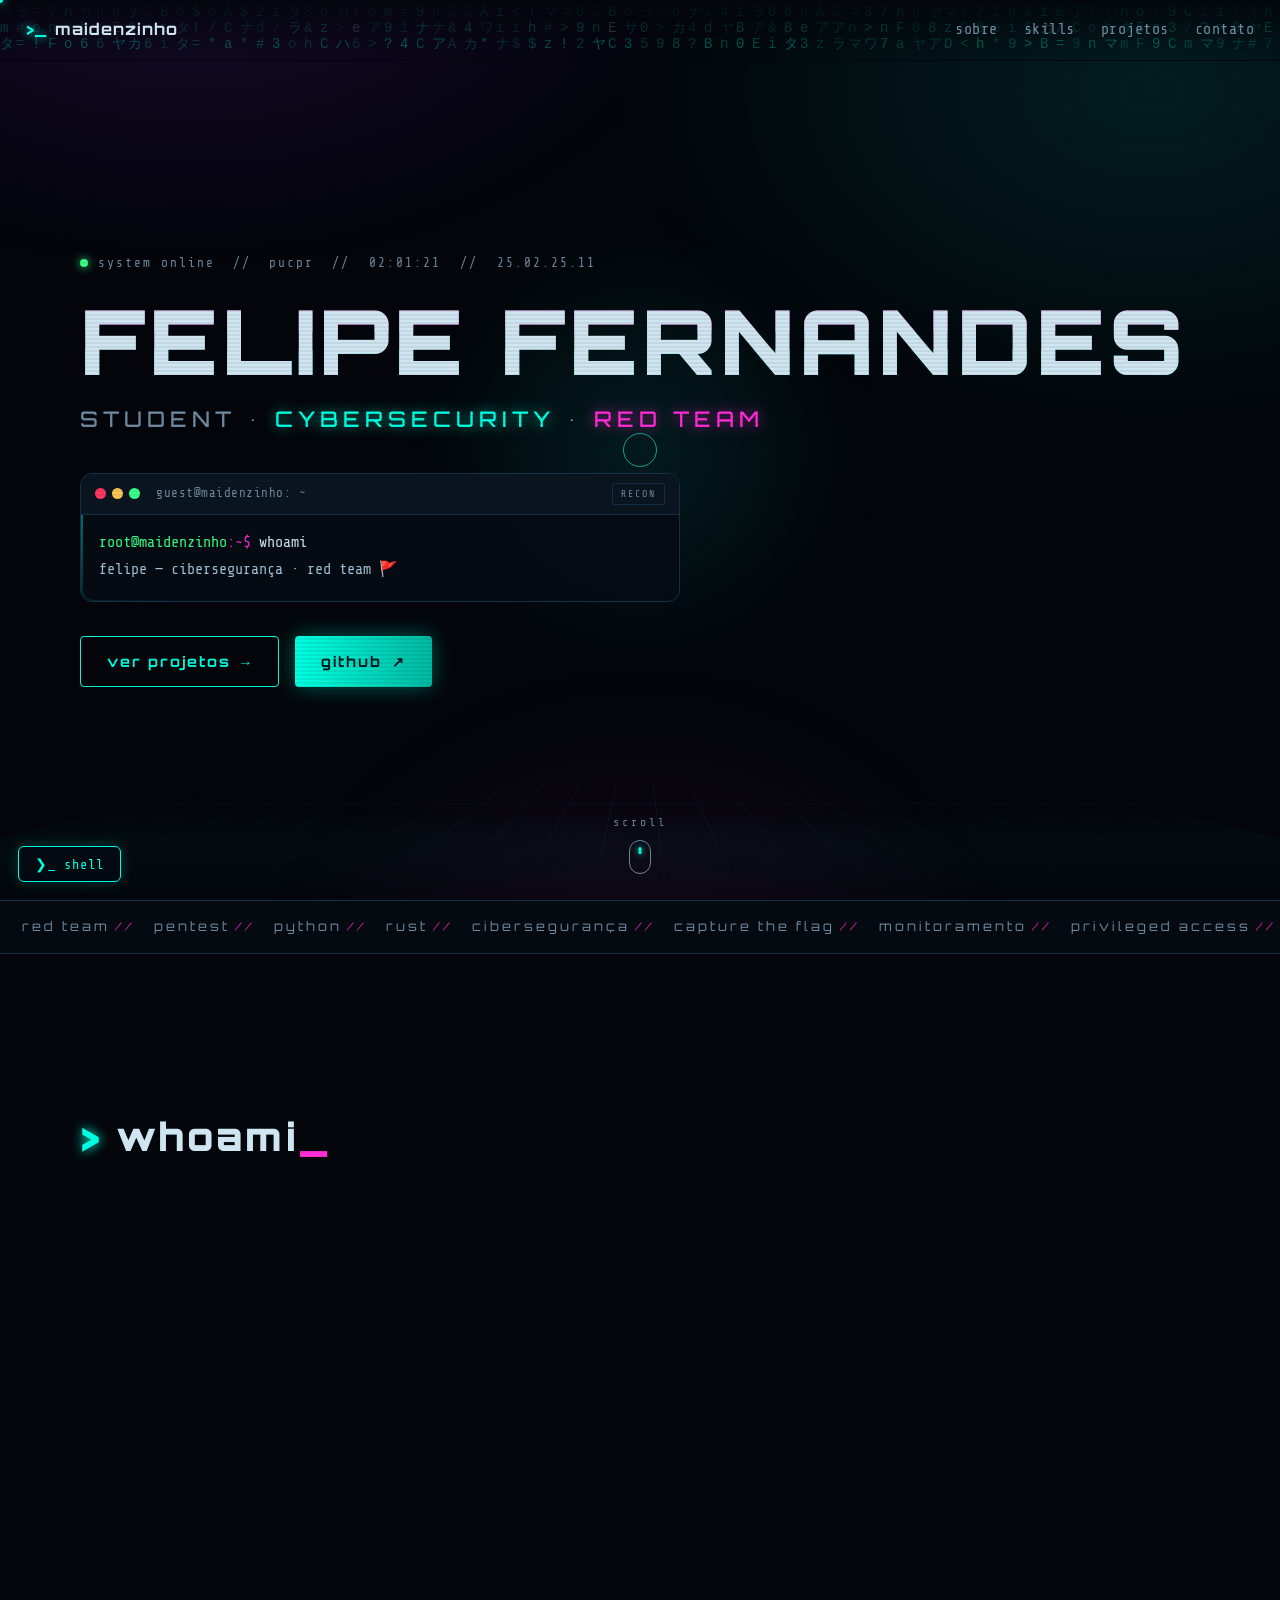
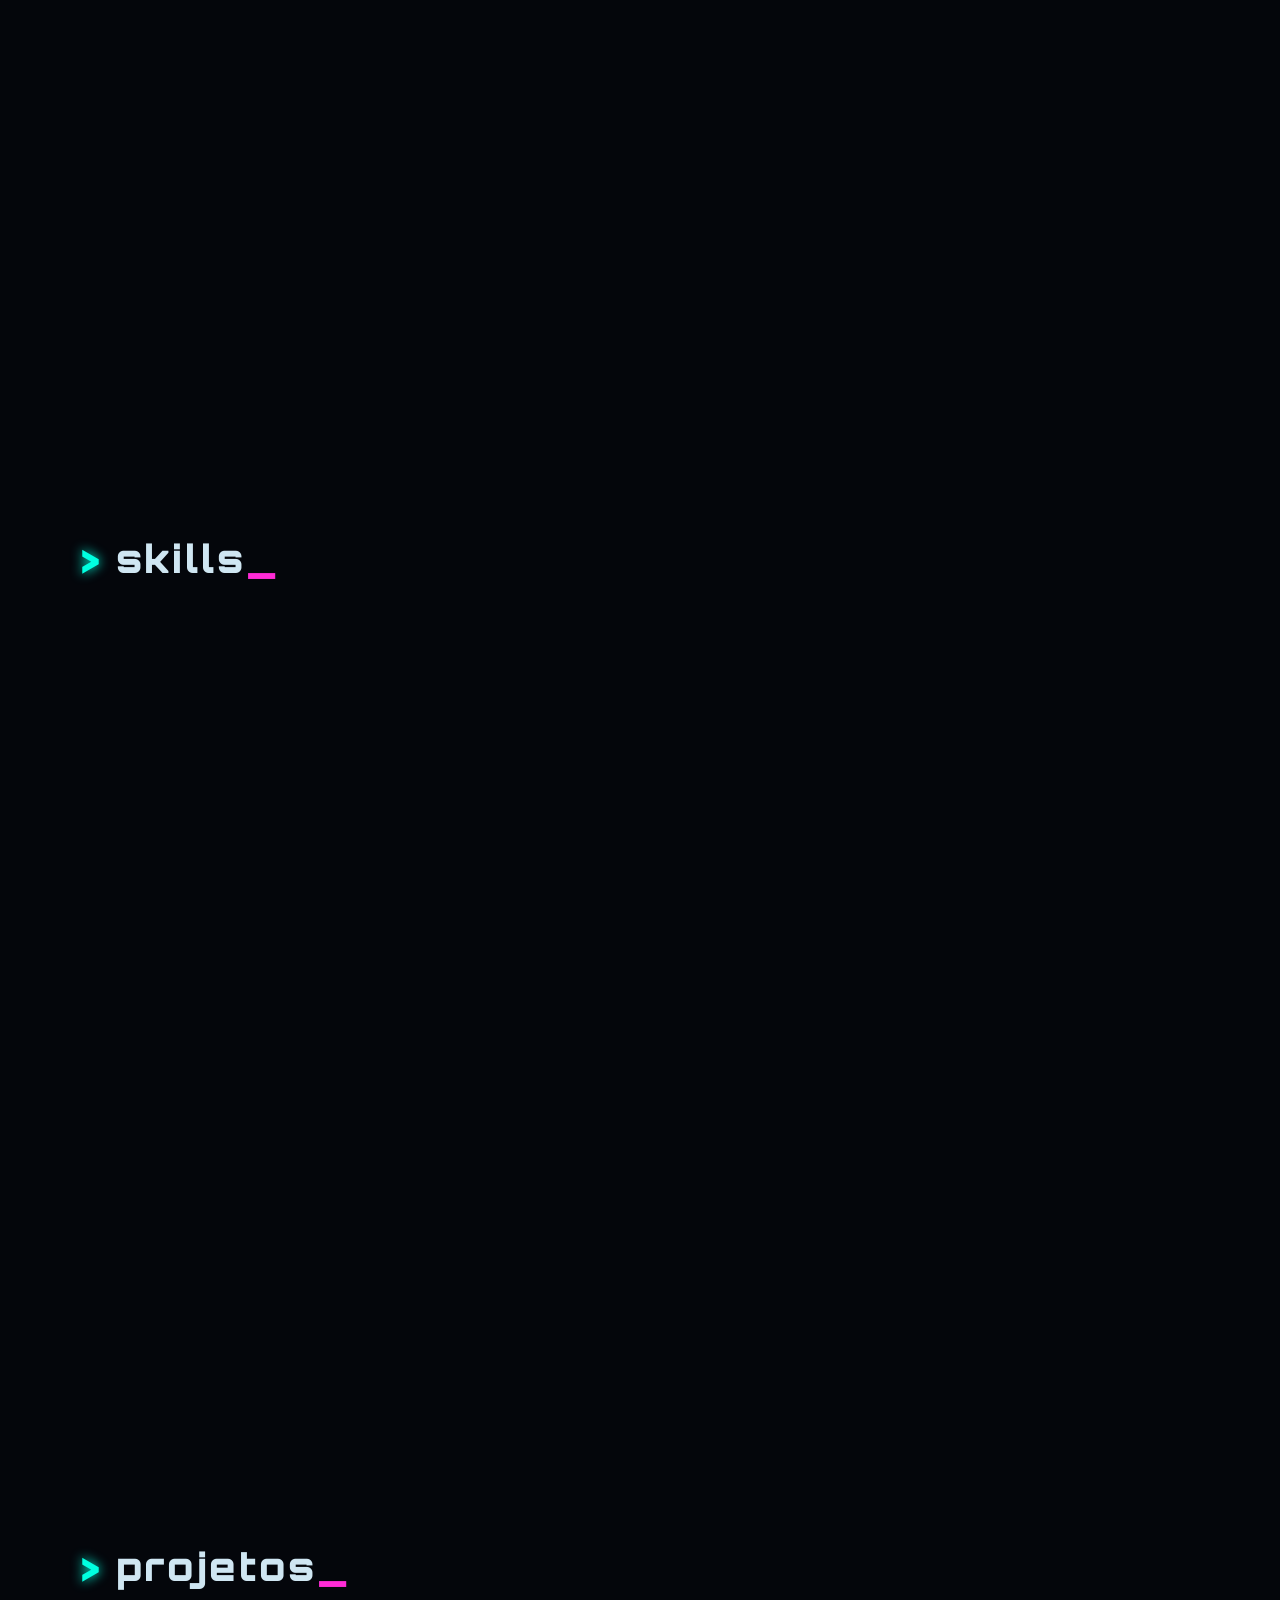
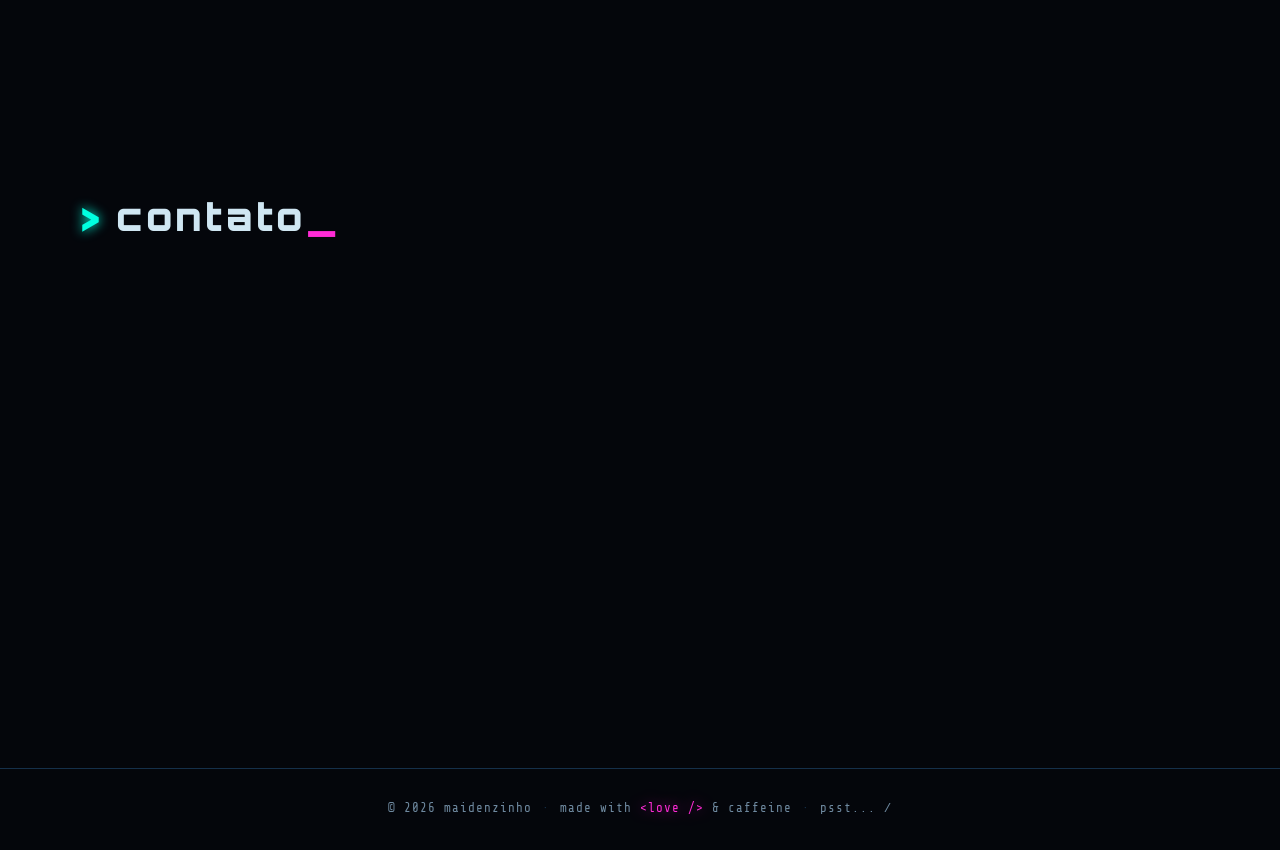
<file: index.html>
<!DOCTYPE html>
<html lang="pt-BR">
<head>
  <meta charset="UTF-8" />
  <meta name="viewport" content="width=device-width, initial-scale=1.0" />
  <title>maidenzinho</title>
  <meta name="description" content="Felipe Fernandes — estudante de Cibersegurança (PUCPR) e Red Team. Portfólio, projetos e um segredo escondido." />
  <link rel="icon" href="data:image/svg+xml,%3Csvg xmlns='http://www.w3.org/2000/svg' viewBox='0 0 32 32'%3E%3Crect width='32' height='32' fill='%23050a0f'/%3E%3Ctext x='16' y='23' font-size='18' text-anchor='middle' fill='%2300ffe0' font-family='monospace'%3E%3E_%3C/text%3E%3C/svg%3E" />
  <!--
    ════════════════════════════════════════════════════════════════
    [ MAIDENZINHO // RED TEAM ZONE ]

    you are being watched. this page is only the surface.

    CTF // 3 fases — abra a shell (❯_ shell, canto inferior esquerdo).
    fase-1 (recon): as vezes o óbvio está escondido na primeira camada.
      → flag{r3c0n_0lho_v1v0}  (isso é a fase 1; verifique com: verify)

    secret hunt: part-A.r13 = "chPcE_2b25_"
      → find the other fragments, decode, assemble and verify.
      more: view the shell (bottom-left) and type help.
    ════════════════════════════════════════════════════════════════
  -->
  <link rel="preconnect" href="https://fonts.googleapis.com" />
  <link rel="preconnect" href="https://fonts.gstatic.com" crossorigin />
  <link href="https://fonts.googleapis.com/css2?family=Orbitron:wght@500;700;800;900&family=Share+Tech+Mono&display=swap" rel="stylesheet" />
  <link rel="stylesheet" href="styles.css" />
</head>
<body class="booting">

  <div id="progress" aria-hidden="true"></div>

  <!-- boot overlay -->
  <div class="boot" id="boot" aria-hidden="false">
    <div class="boot-term">
      <div class="boot-line"><span class="b-g">➜</span> maidenzinho-boot</div>
      <div class="boot-line" id="bootLine">&nbsp;</div>
      <div class="boot-cursor">▊</div>
    </div>
    <div class="boot-progress"><i id="bootFill"></i></div>
  </div>

  <canvas id="rain" aria-hidden="true"></canvas>
  <div class="scanlines" aria-hidden="true"></div>
  <div class="glow-orb" id="glow" aria-hidden="true"></div>

  <!-- custom cursor -->
  <div class="cursor-dot" id="cDot" aria-hidden="true"></div>
  <div class="cursor-ring" id="cRing" aria-hidden="true"></div>
  <div class="cursor-label" id="cLabel" aria-hidden="true">open</div>

  <!-- top bar -->
  <header class="topbar">
    <a class="brand" href="#top">
      <span class="brand-prompt">&gt;_</span>
      <span class="brand-name">maidenzinho</span>
    </a>
    <nav class="nav" id="nav">
      <a href="#sobre">sobre</a>
      <a href="#skills">skills</a>
      <a href="#projetos">projetos</a>
      <a href="#contato">contato</a>
    </nav>
    <button class="menu-btn" id="menuBtn" aria-label="menu"><span></span><span></span><span></span></button>
  </header>

  <main id="top">

    <!-- ══════════ HERO ══════════ -->
    <section class="hero" id="sobre">
      <div class="hero-floor" aria-hidden="true"></div>
      <div class="hero-inner">
        <p class="hero-status">
          <span class="pulse-dot"></span> system online &nbsp;//&nbsp; pucpr &nbsp;//&nbsp; <span id="clock">--:--:--</span> &nbsp;//&nbsp; <span class="uip">25.02.25.11</span>
        </p>
        <h1 class="glitch" data-text="FELIPE FERNANDES">FELIPE FERNANDES</h1>
        <h2 class="sub">STUDENT · <span class="accent">CYBERSECURITY</span> · <span class="accent2">RED&nbsp;TEAM</span></h2>

        <div class="term hero-term glowframe reveal-up">
          <div class="term-bar">
            <span class="dot r"></span><span class="dot y"></span><span class="dot g"></span>
            <span class="term-title">guest@maidenzinho: ~</span>
            <span class="term-tag">RECON</span>
          </div>
          <div class="term-body" id="heroType">
            <div class="tline"><span class="tp">root@maidenzinho</span><span class="tc">:~$</span>&nbsp;whoami</div>
            <div class="tline out">felipe — cibersegurança · red team 🚩</div>
            <div class="tline out hidden" data-out="1"></div>
          </div>
        </div>

        <div class="hero-cta">
          <a class="btn ghost magnetic" href="#projetos">ver projetos<span class="btn-arrow">→</span></a>
          <a class="btn solid magnetic" href="https://github.com/maidenzinho" target="_blank" rel="noopener">github<span class="btn-arrow">↗</span></a>
        </div>
      </div>
      <a class="scroll-hint" href="#sobre" aria-hidden="false">scroll<span class="wheel"></span></a>
    </section>

    <!-- ══════════ MARQUEE ══════════ -->
    <div class="ticker" aria-hidden="true">
      <div class="ticker-track" id="tickerTrack">
        <span>red team</span><span>pentest</span><span>python</span><span>rust</span>
        <span>cibersegurança</span><span>capture the flag</span><span>monitoramento</span>
        <span>privileged access</span><span>linux</span><span>pucpr</span>
      </div>
    </div>

    <!-- ══════════ ABOUT / WHOAMI ══════════ -->
    <section class="section" id="whoami">
      <!-- secret hunt: part-B.r13 = "s0haq_" -->
      <div class="wrap">
        <h2 class="sec-title"><span class="tick">&gt;</span> whoami<span class="caret">_</span></h2>
        <div class="cols">
          <div class="card reveal">
            <p class="reveal-item">
              <span class="k">&nbsp;</span>Estudante de <b>Cibersegurança</b> na <b>PUCPR</b>, com foco em <span class="accent">Red Team</span> — ética aplicada a atacar sistemas para defendê-los melhor. Curitiba, Brasil.
            </p>
            <p class="reveal-item">
              <span class="k">&nbsp;</span>Construo ferramentas de <b>monitoramento</b>, arquiteturas <b>PAM</b>, automação em <b>Python</b> e sistemas em <b>Rust</b>. Curioso por causa, sempre querendo quebrar e entender o que está por trás da interface.
            </p>
            <p class="reveal-item">
              <span class="k">&nbsp;</span>Além do mundo cyber: apaixonado por <b>jogos</b>, RPGs e projetos que misturam lógica com criatividade.
            </p>
          </div>
          <div class="card codecard reveal">
            <div class="term-body">
              <div class="tline"><span class="tp">felipe</span><span class="tc">$</span>&nbsp;cat profile.json</div>
              <div class="tline out">{</div>
              <div class="tline out">&nbsp;&nbsp;<span class="p-key">"nome"</span>: "Felipe Fernandes",</div>
              <div class="tline out">&nbsp;&nbsp;<span class="p-key">"nick"</span>: "maidenzinho",</div>
              <div class="tline out">&nbsp;&nbsp;<span class="p-key">"area"</span>: "Red Team 🚩",</div>
              <div class="tline out">&nbsp;&nbsp;<span class="p-key">"escola"</span>: "PUCPR",</div>
              <div class="tline out">&nbsp;&nbsp;<span class="p-key">"base"</span>: "Curitiba · BR",</div>
              <div class="tline out">&nbsp;&nbsp;<span class="p-key">"languages"</span>: [python, rust, java, php, bash, sql],</div>
              <div class="tline out">&nbsp;&nbsp;<span class="p-key">"mode"</span>: "attack ✦ defend"</div>
              <div class="tline out">}</div>
            </div>
          </div>
        </div>

        <!-- roadmap -->
        <div class="roadmap">
          <div class="rm reveal">
            <div class="rm-node now"></div>
            <div class="rm-date">now</div>
            <h4>Red Team &amp; CTF</h4>
            <p>Praticando attack &amp; defense, resolvendo máquinas e construindo labs.</p>
          </div>
          <div class="rm reveal">
            <div class="rm-node"></div>
            <div class="rm-date">2024</div>
            <h4>Graduação em Cibersegurança</h4>
            <p>PUCPR — monitoramento, PAM, redes ofensivas e automação com Python/Rust.</p>
          </div>
          <div class="rm reveal">
            <div class="rm-node"></div>
            <div class="rm-date">roadmap</div>
            <h4>Carreira em Red Team</h4>
            <p>Explorar além das bordas e defender o que ainda não foi mapeado.</p>
          </div>
        </div>
      </div>
    </section>

    <!-- ══════════ SKILLS ══════════ -->
    <!-- secret hunt: fase-2 (criptografia) — esta string está em base64:
         ZmxhZ3tiNHMzXzY0X240X3YzaWF9
         decodifique com: decode <string> na shell -->
    <section class="section" id="skills">
      <div class="wrap">
        <h2 class="sec-title"><span class="tick">&gt;</span> skills<span class="caret">_</span></h2>

        <div class="skill-cols">
          <div class="skill-block reveal">
            <h3>operações</h3>
            <ul>
              <li><span class="sb-name">Red Teaming &amp; Pentest</span><div class="sb"><i style="--w:92%"><b>92</b></i></div></li>
              <li><span class="sb-name">Monitoramento / SOC</span><div class="sb"><i style="--w:80%"><b>80</b></i></div></li>
              <li><span class="sb-name">Linux &amp; Shell</span><div class="sb"><i style="--w:86%"><b>86</b></i></div></li>
              <li><span class="sb-name">Redes &amp; Protocolos</span><div class="sb"><i style="--w:75%"><b>75</b></i></div></li>
            </ul>
          </div>
          <div class="skill-block reveal">
            <h3>ferramentas</h3>
            <div class="tag-cloud">
              <span class="tag">Burp Suite</span><span class="tag">Nmap</span><span class="tag">Metasploit</span>
              <span class="tag">Grafana</span><span class="tag">Suricata</span><span class="tag">Wireshark</span>
              <span class="tag">Git</span><span class="tag">Docker</span><span class="tag">Firebase</span>
              <span class="tag">Hydra</span><span class="tag">John</span><span class="tag">Python</span>
            </div>
          </div>
          <div class="skill-block reveal">
            <h3>linguagens</h3>
            <div class="tag-cloud lang">
              <span class="tag py">Python</span><span class="tag rs">Rust</span><span class="tag">Java</span>
              <span class="tag">PHP</span><span class="tag">SQL</span><span class="tag js">JS</span>
              <span class="tag">Bash</span><span class="tag">HTML/CSS</span>
            </div>
          </div>
        </div>
      </div>
    </section>

    <!-- ══════════ STATS (live github) ══════════ -->
    <section class="section stats-sec" id="stats">
      <div class="wrap">
        <div class="stats" id="stats">
          <div class="stat reveal">
            <span class="s-num" data-count="0" data-prefix="">0</span>
            <span class="s-lab">projetos no github</span>
          </div>
          <div class="stat reveal">
            <span class="s-num" data-count="0">0</span>
            <span class="s-lab">estrelas totais</span>
          </div>
          <div class="stat reveal">
            <span class="s-num" data-count="0" data-langs="1">0</span>
            <span class="s-lab">linguagens dominadas</span>
          </div>
          <div class="stat reveal">
            <span class="s-num" data-count="2024" data-fixed="2024">2024</span>
            <span class="s-lab">na área desde</span>
          </div>
        </div>
      </div>
    </section>

    <!-- ══════════ PROJECTS ══════════ -->
    <section class="section" id="projetos">
      <div class="wrap">
        <h2 class="sec-title"><span class="tick">&gt;</span> projetos<span class="caret">_</span></h2>

        <!-- spotlight -->
        <div class="spotlight reveal" id="spot">
          <div class="spot-bg" aria-hidden="true"></div>
          <div class="spot-info">
            <span class="p-fold">featured · social://pucpr</span>
            <h3 class="spot-title">Vibez</h3>
            <p class="spot-desc">Rede social construída por estudantes da PUCPR em desenvolvimento — feed, perfis e conexões com foco em segurança desde o início.</p>
            <div class="p-tags"><span class="p-tag">PHP</span><span class="p-tag">MySQL</span><span class="p-tag">Social</span><span class="p-tag">PUCPR</span></div>
            <a class="btn ghost magnetic" href="https://github.com/maidenzinho/Vibez" target="_blank" rel="noopener">ver código<span class="btn-arrow">↗</span></a>
          </div>
          <div class="spot-code glowframe">
            <div class="term-bar"><span class="dot r"></span><span class="dot y"></span><span class="dot g"></span><span class="term-title">schema.sql / vibez</span></div>
            <div class="term-body">
              <div class="tline out"><span class="sy">CREATE TABLE</span> usuarios <span class="sy">(</span></div>
              <div class="tline out">&nbsp;&nbsp;<span class="p-key">id</span> INT PRIMARY KEY AUTO_INCREMENT,</div>
              <div class="tline out">&nbsp;&nbsp;<span class="p-key">nick</span> VARCHAR(32) UNIQUE,</div>
              <div class="tline out">&nbsp;&nbsp;<span class="p-key">senha_hash</span> VARCHAR(255),</div>
              <div class="tline out">&nbsp;&nbsp;<span class="p-key">bio</span> TEXT,</div>
              <div class="tline out"><span class="sy">)</span>;</div>
              <div class="tline out"><span class="sy">CREATE TABLE</span> posts <span class="sy">( ... )</span>;</div>
              <div class="tline out"><span class="t-cmt">-- o que é público é o que você mostra.</span></div>
            </div>
          </div>
        </div>

        <div class="grid" id="grid">
          <!-- injected by JS (secondary projects) -->
        </div>

        <div class="more reveal">
          <span class="more-line"></span>
          <a href="https://github.com/maidenzinho" target="_blank" rel="noopener">+ todos os projetos no github</a>
          <span class="more-line"></span>
        </div>
      </div>
    </section>

    <!-- ══════════ CONTACT ══════════ -->
    <section class="section" id="contato">
      <!-- secret hunt: part-C.r13 = "z3" | format: flag{<A><B><C>} → unlock: verify flag{...} na shell -->
      <div class="wrap">
        <h2 class="sec-title"><span class="tick">&gt;</span> contato<span class="caret">_</span></h2>
        <p class="contact-sub reveal">aberto a desafios, projetos e ideias. encontre-me na rede.</p>
        <div class="socials reveal">
          <a class="soc magnetic" href="https://github.com/maidenzinho" target="_blank" rel="noopener">
            <svg viewBox="0 0 24 24" fill="currentColor"><path d="M12 .5C5.7.5.5 5.7.5 12c0 5.1 3.3 9.4 7.9 10.9.6.1.8-.2.8-.6v-2c-3.2.7-3.9-1.4-3.9-1.4-.5-1.3-1.3-1.7-1.3-1.7-1-.7.1-.7.1-.7 1.2.1 1.8 1.2 1.8 1.2 1 1.8 2.7 1.3 3.4 1 .1-.8.4-1.3.7-1.6-2.6-.3-5.3-1.3-5.3-5.7 0-1.3.4-2.3 1.2-3.1-.1-.3-.5-1.5.1-3.1 0 0 1-.3 3.2 1.2a11 11 0 0 1 5.8 0C17 4.7 18 5 18 5c.6 1.6.2 2.8.1 3.1.8.8 1.2 1.8 1.2 3.1 0 4.4-2.7 5.4-5.3 5.7.4.4.8 1.1.8 2.2v3.3c0 .4.2.7.8.6 4.6-1.5 7.9-5.8 7.9-10.9C23.5 5.7 18.3.5 12 .5z"/></svg>
            <span>github.com/maidenzinho</span>
          </a>
          <a class="soc magnetic" href="https://www.linkedin.com/in/felipe-fernandes-bortolino-3953041a6" target="_blank" rel="noopener">
            <svg viewBox="0 0 24 24" fill="currentColor"><path d="M4.98 3.5C4.98 4.88 3.87 6 2.5 6S0 4.88 0 3.5 1.12 1 2.5 1s2.48 1.12 2.48 2.5zM.2 8h4.6v14H.2V8zm7.6 0h4.4v1.9h.1c.6-1.1 2-2.3 4.2-2.3 4.5 0 5.3 3 5.3 6.8V22h-4.6v-6.4c0-1.5 0-3.5-2.1-3.5s-2.5 1.7-2.5 3.4V22H7.8V8z"/></svg>
            <span>linkedin.com/in/felipe-fernandes-bortolino-3953041a6</span>
          </a>
          <a class="soc magnetic" href="https://x.com/imaidenx" target="_blank" rel="noopener">
            <svg viewBox="0 0 24 24" fill="currentColor"><path d="M18.9 1.2h3.7l-8.2 9.4L24 22.8h-7.6l-5.9-7.7-6.8 7.7H0l8.8-10L0 1.2h7.8l5.3 7 6.8-7zM17.6 20.6h2L6.4 3.2H4.2l13.4 17.4z"/></svg>
            <span>@imaidenx</span>
          </a>
        </div>
        <p class="cipher reveal">root@maidenzinho:~# <span class="blink">█</span></p>
      </div>
    </section>

  </main>

  <footer class="foot">
    <span>© <span id="year"></span> maidenzinho</span>
    <span class="foot-sep">·</span>
    <span>made with <span class="accent2">&lt;love /&gt;</span> &amp; caffeine</span>
    <span class="foot-sep">·</span>
    <span class="foot-ghost">psst... <kbd>/</kbd></span>
  </footer>

  <!-- terminal trigger (bottom-left) -->
  <button class="term-open" id="termOpen" aria-label="open terminal">❯_ shell</button>

  <!-- hidden ghost shell -->
  <div class="shell" id="shell" aria-hidden="true">
    <div class="shell-head">
      <span id="shellUser">guest@maidenzinho — ghost shell</span>
      <span class="shell-prog" id="shellProg"></span>
      <button class="shell-close" id="shellClose" aria-label="close terminal">✕</button>
    </div>
    <div class="shell-body" id="shellBody"></div>
    <form class="shell-in" id="shellIn" autocomplete="off">
      <span class="sp" id="shellPromptLeft">guest@maidenzinho</span><span class="sc">:~$</span>&nbsp;<input id="shellInput" spellcheck="false" autocomplete="off" aria-label="comando" />
    </form>
  </div>

  <div class="toast" id="toast" role="status" aria-live="polite"></div>

  <!-- konami grant modal -->
  <div class="modal" id="grantModal" aria-hidden="true">
    <div class="modal-card">
      <div class="modal-eyes">▓▓▓▓▓▓▓▓▓▓</div>
      <h3>ACCESS GRANTED</h3>
      <p class="flag-final" id="finalFlag">flag{pucpr_2o25_f0und_m3}</p>
      <p class="modal-note">Você encontrou o segredo do portfólio. Segurança é sobre as camadas que <em>você não vê</em> — bom trabalho, agente.</p>
      <button class="btn solid" id="grantClose">fechar</button>
    </div>
  </div>

  <noscript>Ative o JavaScript para a experiência completa.</noscript>
  <script src="main.js"></script>
</body>
</html>
</file>
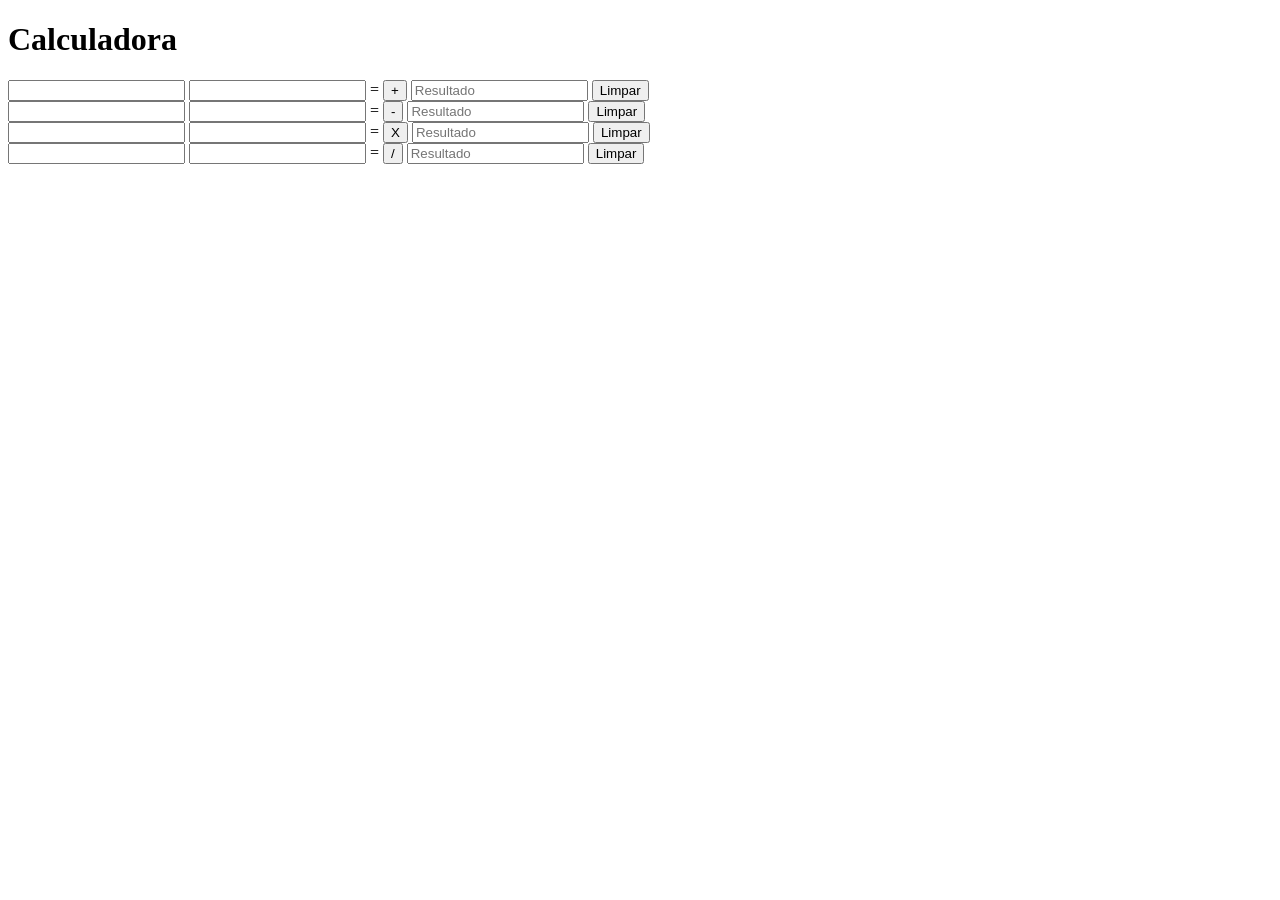
<file: calculadora-sem-css.html>
<!DOCTYPE html>
<html>
<head>
    <meta charset='utf-8'>
    <title>Calculadora</title>
</head>
<body>
    <div>
    <div>
        <h1>Calculadora</h1>
        <input type="number" id="var1">
        <input type="number" id="var2">
        =
        <button onclick="soma()">+</button>
        <input type="text" id="res1" placeholder="Resultado">
        <button onclick="limpasoma()">Limpar</button>
    </div>

    <div>   
        <input type="number" id="var3">
        <input type="number" id="var4">
        =
        <button onclick="sub()">-</button>
        <input type="text" id="res2" placeholder="Resultado">
        <button onclick="limpasub()">Limpar</button>
    </div>

    <div>  
        <input type="number" id="var5">
        <input type="number" id="var6">
        =
        <button onclick="mult()">X</button>
        <input type="text" id="res3"  placeholder="Resultado">
        <button onclick="limpamulti()">Limpar</button>
    </div>

    <div>   
        <input type="number" id="var7">
        <input type="number" id="var8">
        =
        <button onclick="div()">/</button>
        <input type="text" id="res4"  placeholder="Resultado">
        <button onclick="limpadiv()">Limpar</button>
    </div>
    </div>

    <script>
        function soma(){
            var var1 = parseInt(document.getElementById("var1").value);
            var var2 = parseInt(document.getElementById("var2").value);
            var soma = var1 + var2;
            document.getElementById("res1").value = soma;
        }
        function limpasoma(){
            document.getElementById("res1").value = '';
        }

        function sub(){
            var var1 = parseInt(document.getElementById("var3").value);
            var var2 = parseInt(document.getElementById("var4").value);
            var soma = var1 - var2;
            document.getElementById("res2").value = soma;
        }
        function limpasub(){
            document.getElementById("res2").value = '';
        }

        function mult(){
            var var1 = parseInt(document.getElementById("var5").value);
            var var2 = parseInt(document.getElementById("var6").value);
            var soma = var1 * var2;
            document.getElementById("res3").value = soma;
        }
        function limpamulti(){
            document.getElementById("res3").value = '';
        }

        function div(){
            var var1 = parseInt(document.getElementById("var7").value);
            var var2 = parseInt(document.getElementById("var8").value);
            var soma = var1 / var2;
            document.getElementById("res4").value = soma;
        }
        function limpadiv(){
            document.getElementById("res4").value = '';
        }

    </script>
</body>
</html>
</file>
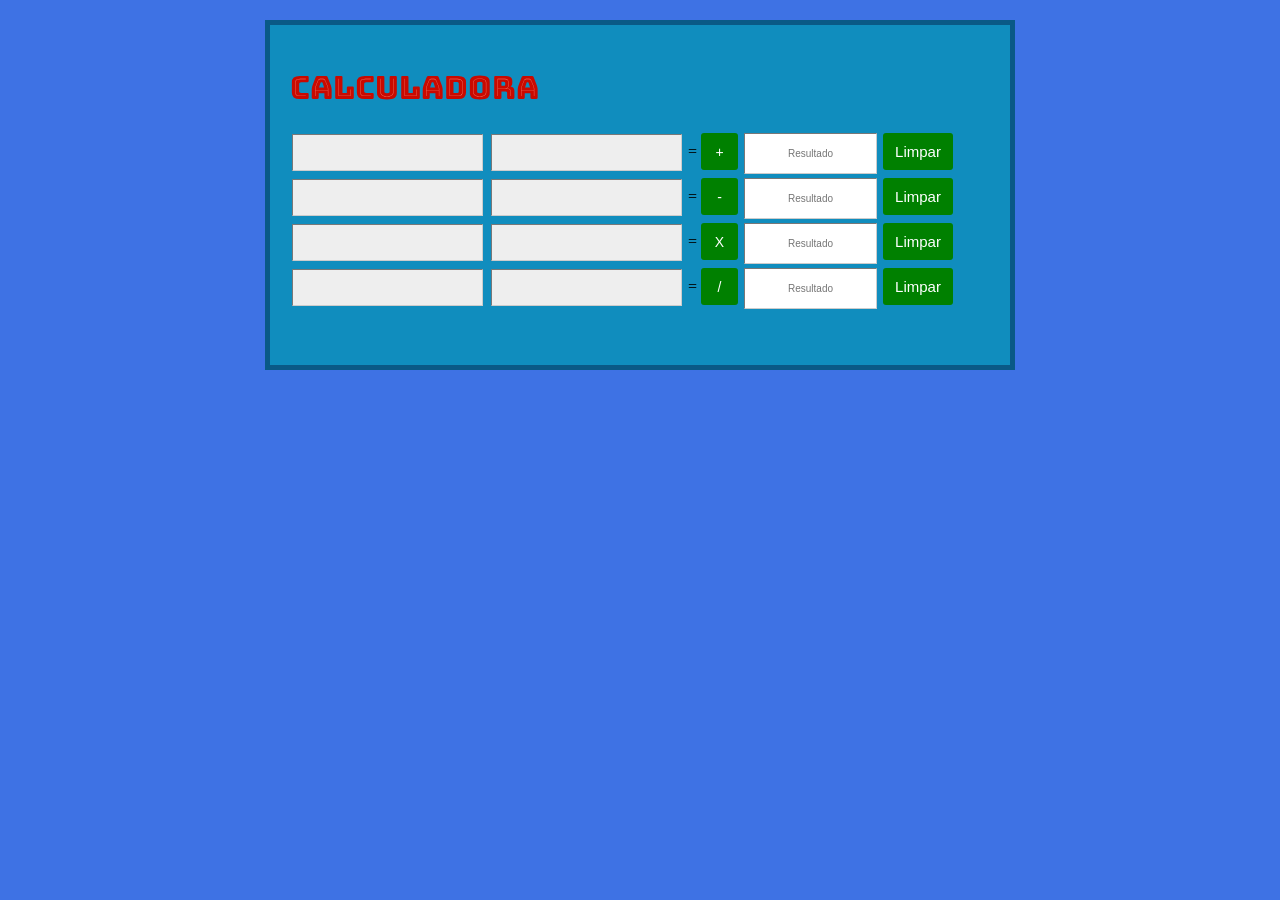
<file: calculadora.html>
<!DOCTYPE html>
<html>
<head>
    <meta charset='utf-8'>
    <title>Calculadora</title>
    <link rel="preconnect" href="https://fonts.googleapis.com">
    <link rel="preconnect" href="https://fonts.gstatic.com" crossorigin>
    <link href="https://fonts.googleapis.com/css2?family=Bungee+Tint&display=swap" rel="stylesheet">

    <style>
        .bungee-tint-regular {
            font-family: "Bungee Tint", sans-serif;
            font-weight: 400;
            font-style: normal;
        }

        input{
            margin: 2px;
        }
        .var{
            size: 3;
            padding: 10px;
            background-color: #EEE;
            border-color: #CCC;
            border-width: 1px;
        }
        .result{
            
            height: 37px;
            border-color: #CCC;
            border-width: 1px;
            text-align: center;
            font-size: 10px;
        }
        
        button{
            width: 37px;
            height: 37px;
            background-color: green;
            border: none;
            font-size: 14px;
            color: white;
            border-radius: 3px;
        }
        button:hover{
            background-color: #EE5000;
        }
        .limpa{
            width: 70px;
            font-size: 15px;
            color: white;
            border: none;
            border-radius: 3px;
        }
        html{
            background-color: #3e72e4;
        }
        body{
            width: 700px;
            height: 300px;
            margin: 20px auto;
            padding: 20px;
            border: 5px solid #0a5986;
            background-color: #108dbe;
        }

    </style>
</head>
<body>
    <div>
    <div>
        <h1 class="bungee-tint-regular">Calculadora</h1>
        <input type="number" id="var1" class="var">
        <input type="number" id="var2" class="var">
        =
        <button onclick="soma()">+</button>
        <input type="text" class="result" id="res1" placeholder="Resultado">
        <button class="limpa" onclick="limpasoma()">Limpar</button>
    </div>

    <div>   
        <input type="number" id="var3" class="var">
        <input type="number" id="var4" class="var">
        =
        <button onclick="sub()">-</button>
        <input type="text" class="result" id="res2" placeholder="Resultado">
        <button class="limpa" onclick="limpasub()">Limpar</button>
    </div>

    <div>  
        <input type="number" id="var5" class="var">
        <input type="number" id="var6" class="var">
        =
        <button onclick="mult()">X</button>
        <input type="text" class="result" id="res3"  placeholder="Resultado">
        <button class="limpa" onclick="limpamulti()">Limpar</button>
    </div>

    <div>   
        <input type="number" id="var7" class="var">
        <input type="number" id="var8" class="var">
        =
        <button onclick="div()">/</button>
        <input type="text" class="result" id="res4"  placeholder="Resultado">
        <button class="limpa" onclick="limpadiv()">Limpar</button>
    </div>
    </div>

    <script>
        function soma(){
            var var1 = parseInt(document.getElementById("var1").value);
            var var2 = parseInt(document.getElementById("var2").value);
            var soma = var1 + var2;
            document.getElementById("res1").value = soma;
        }
        function limpasoma(){
            document.getElementById("res1").value = '';
        }

        function sub(){
            var var1 = parseInt(document.getElementById("var3").value);
            var var2 = parseInt(document.getElementById("var4").value);
            var soma = var1 - var2;
            document.getElementById("res2").value = soma;
        }
        function limpasub(){
            document.getElementById("res2").value = '';
        }

        function mult(){
            var var1 = parseInt(document.getElementById("var5").value);
            var var2 = parseInt(document.getElementById("var6").value);
            var soma = var1 * var2;
            document.getElementById("res3").value = soma;
        }
        function limpamulti(){
            document.getElementById("res3").value = '';
        }

        function div(){
            var var1 = parseInt(document.getElementById("var7").value);
            var var2 = parseInt(document.getElementById("var8").value);
            var soma = var1 / var2;
            document.getElementById("res4").value = soma;
        }
        function limpadiv(){
            document.getElementById("res4").value = '';
        }

    </script>
</body>
</html>
</file>
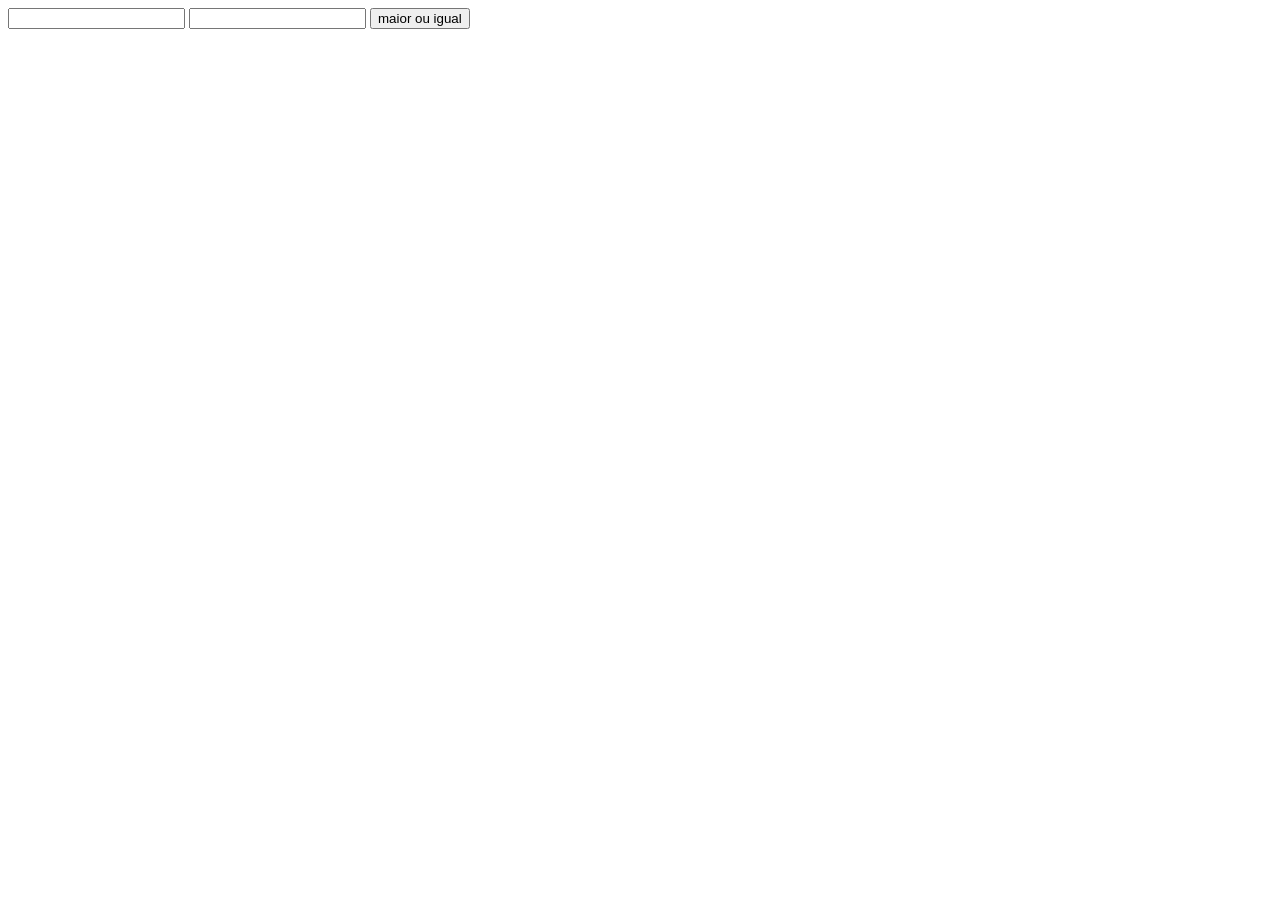
<file: maior-numero.html>
<!DOCTYPE html>
<html>
<head>
    <meta charset='utf-8'>
    <title>Qual é maior ? </title>


    
</head>
<body>
    <input id="campo1" type="number">
    <input type="number" id="campo2">
    <button onclick="funcao()">maior ou igual</button>

    <script>
        function funcao() {
            var valor1 = document.getElementById("campo1").value;
            var valor2 = document.getElementById("campo2").value;
            if(valor1 > valor2){
                window.alert((parseInt(valor1))+" é maior que "+ (parseInt(valor2)));
            } else if (valor1 < valor2){
                window.alert((parseInt(valor1) +" é menor que " +(parseInt(valor2))));
            } else {
                window.alert((parseInt(valor1))+" é igual a "+(parseInt(valor2)))
            }
            
        }


    </script>


</body>
</html>
</file>
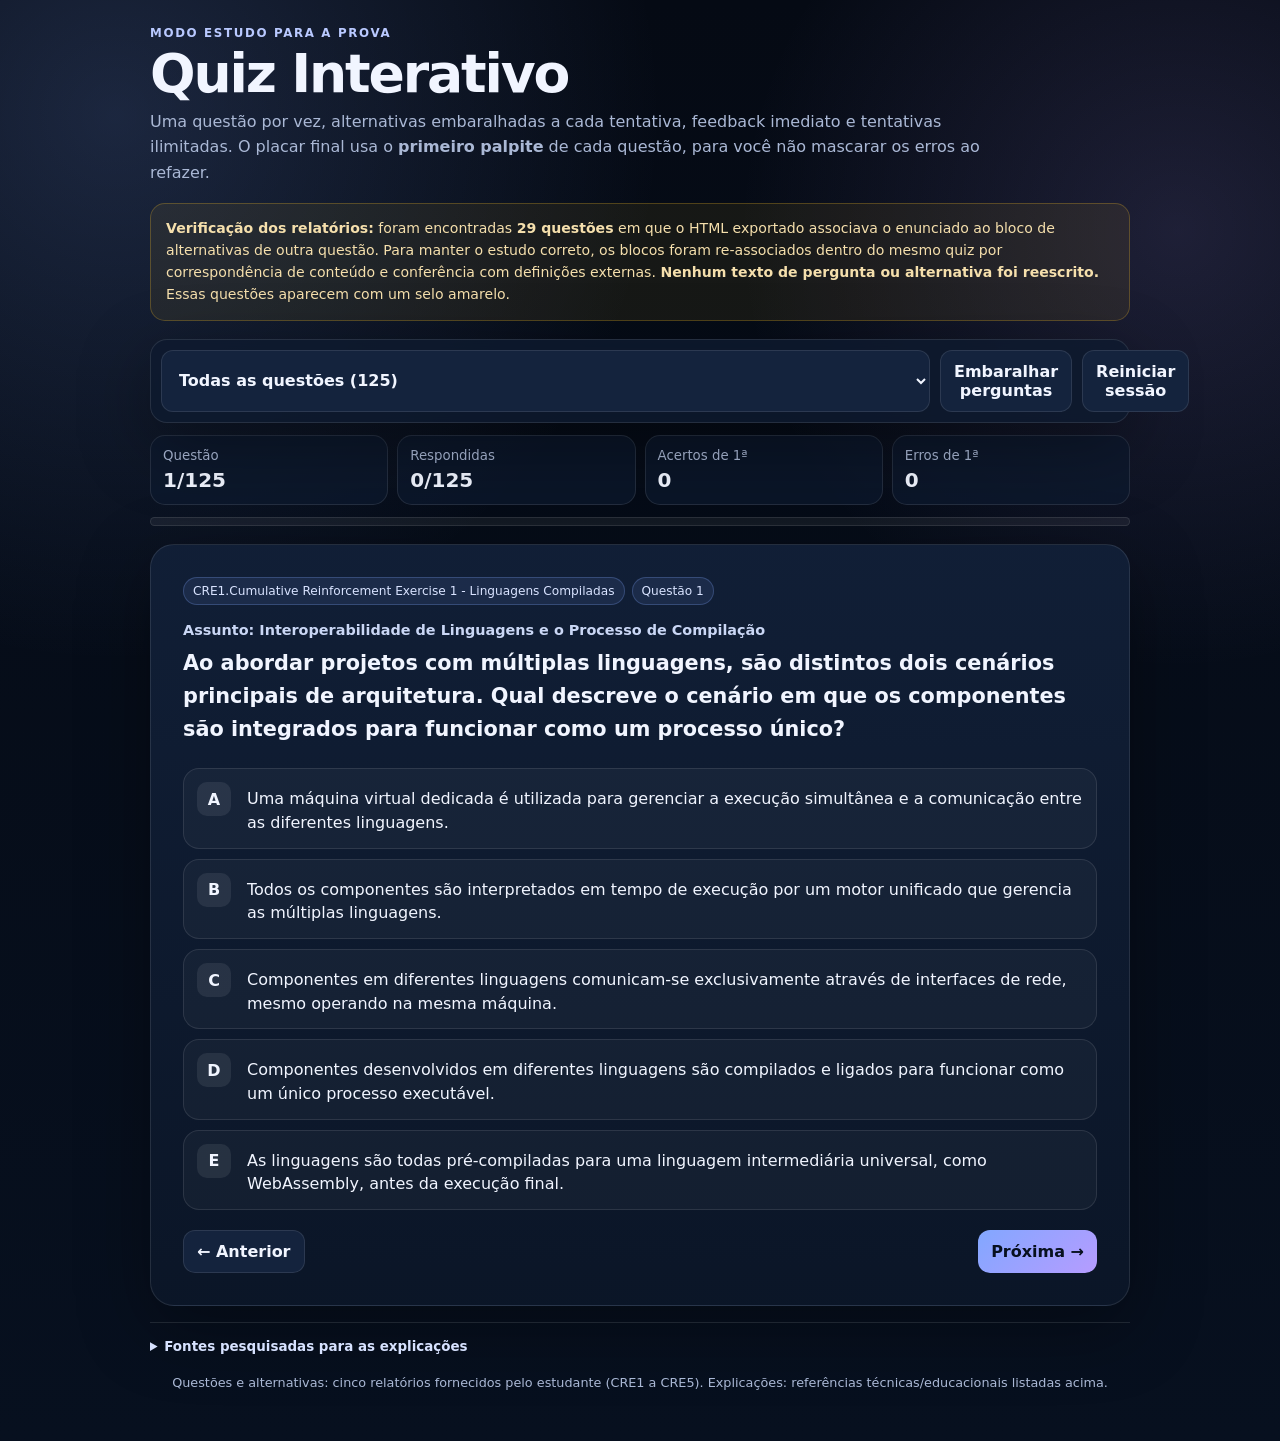
<file: simulado.html>
<!DOCTYPE html>
<html lang="pt-BR">
<head>
<meta charset="UTF-8">
<meta name="viewport" content="width=device-width, initial-scale=1.0">
<title>Estudo para a Prova — 125 Questões</title>
<style>
:root {
  --bg:#07101f; --panel:#0e1a2f; --panel2:#14233d; --text:#f1f5ff;
  --muted:#aab8d5; --line:rgba(255,255,255,.10);
  --accent:#82a7ff; --accent2:#b69cff; --ok:#36d399; --bad:#fb7185; --warn:#fbbf24;
  --shadow:0 22px 70px rgba(0,0,0,.34);
}
*{box-sizing:border-box}
html{scroll-behavior:smooth}
body{
  margin:0; min-height:100vh; color:var(--text);
  font-family:Inter,ui-sans-serif,system-ui,-apple-system,BlinkMacSystemFont,"Segoe UI",sans-serif;
  background:
   radial-gradient(circle at 9% 8%,rgba(130,167,255,.18),transparent 31%),
   radial-gradient(circle at 92% 16%,rgba(182,156,255,.14),transparent 26%),
   linear-gradient(180deg,#050a14,var(--bg));
}
button,select{font:inherit}
button{cursor:pointer}
.wrap{width:min(980px,calc(100% - 26px));margin:auto;padding:26px 0 48px}
.hero{margin-bottom:18px}
.kicker{font-size:.74rem;text-transform:uppercase;letter-spacing:.14em;color:#b9c9ff;font-weight:900}
h1{margin:7px 0 8px;font-size:clamp(2rem,5vw,3.35rem);line-height:1;letter-spacing:-.04em}
.sub{margin:0;color:var(--muted);line-height:1.6;max-width:830px}
.topbar{
  display:grid;grid-template-columns:1fr auto auto;gap:10px;margin:18px 0 12px;
  background:rgba(14,26,47,.82);border:1px solid var(--line);border-radius:17px;
  padding:10px;backdrop-filter:blur(14px);box-shadow:var(--shadow);
}
select,.btn{
  border:1px solid var(--line);border-radius:12px;background:var(--panel2);color:var(--text);
  padding:11px 13px;font-weight:750
}
.btn:hover{border-color:rgba(130,167,255,.55);transform:translateY(-1px)}
.btn.primary{background:linear-gradient(135deg,var(--accent),var(--accent2));color:#07101f;border:0}
.stats{display:grid;grid-template-columns:repeat(4,1fr);gap:9px;margin:12px 0}
.stat{background:rgba(14,26,47,.7);border:1px solid var(--line);border-radius:15px;padding:12px}
.stat small{display:block;color:var(--muted);margin-bottom:5px}
.stat strong{font-size:1.25rem}
.progress-shell{height:9px;border-radius:99px;background:rgba(255,255,255,.06);overflow:hidden;border:1px solid var(--line);margin:12px 0 18px}
.progress{height:100%;width:0;background:linear-gradient(90deg,var(--accent),var(--accent2));transition:.25s}
.card{
  background:linear-gradient(180deg,rgba(17,31,55,.98),rgba(11,22,40,.98));
  border:1px solid var(--line);border-radius:24px;padding:clamp(18px,4vw,32px);
  box-shadow:var(--shadow);min-height:560px
}
.meta{display:flex;gap:7px;flex-wrap:wrap;margin-bottom:17px}
.pill{font-size:.76rem;padding:6px 9px;border-radius:99px;background:rgba(130,167,255,.10);border:1px solid rgba(130,167,255,.25);color:#d9e3ff}
.pill.warn{background:rgba(251,191,36,.10);border-color:rgba(251,191,36,.34);color:#ffe3a0}
.subject{font-weight:800;color:#cad7f5;font-size:.9rem;margin-bottom:9px}
.question-image{display:block;max-width:100%;height:auto;margin:0 0 18px;border-radius:14px;border:1px solid var(--line);background:#fff}.question{font-size:clamp(1.08rem,2.4vw,1.3rem);font-weight:760;line-height:1.6;white-space:pre-line;margin:0 0 22px}
.options{display:grid;gap:10px}
.option{
  width:100%;display:grid;grid-template-columns:38px 1fr;gap:12px;align-items:start;text-align:left;
  color:var(--text);background:rgba(255,255,255,.035);border:1px solid var(--line);
  border-radius:16px;padding:13px;transition:.14s
}
.option:hover:not(:disabled){transform:translateY(-1px);background:rgba(130,167,255,.08);border-color:rgba(130,167,255,.43)}
.option:disabled{cursor:default}
.letter{width:34px;height:34px;display:grid;place-items:center;border-radius:10px;background:rgba(255,255,255,.08);font-weight:900}
.opttext{line-height:1.48;padding-top:5px}
.option.correct{border-color:rgba(54,211,153,.72);background:rgba(54,211,153,.10)}
.option.wrong{border-color:rgba(251,113,133,.72);background:rgba(251,113,133,.09)}
.feedback{display:none;margin-top:18px;border-radius:17px;padding:16px;border:1px solid var(--line);line-height:1.58}
.feedback.show{display:block}
.feedback.ok{background:rgba(54,211,153,.08);border-color:rgba(54,211,153,.34)}
.feedback.bad{background:rgba(251,113,133,.08);border-color:rgba(251,113,133,.34)}
.feedback h3{margin:0 0 7px;font-size:1.03rem}
.feedback p{margin:7px 0}
.answerbox{margin-top:10px;padding:11px;border-radius:12px;background:rgba(255,255,255,.045)}
.sources{margin-top:12px;font-size:.8rem;color:var(--muted)}
.sources a{color:#c7d6ff;text-decoration:none}
.sources a:hover{text-decoration:underline}
.review{margin-top:13px;border-top:1px solid var(--line);padding-top:11px}
.review summary{cursor:pointer;font-weight:850;color:#dce6ff}
.review-list{display:grid;gap:8px;margin-top:10px}
.review-item{padding:10px 11px;border-radius:12px;background:rgba(255,255,255,.035);font-size:.88rem;line-height:1.5}
.review-item.good{border-left:3px solid var(--ok)}
.review-item.bad{border-left:3px solid var(--bad)}
.review-item b{display:block;margin-bottom:4px}
.actions{display:flex;justify-content:space-between;gap:10px;flex-wrap:wrap;margin-top:20px}
.action-group{display:flex;gap:9px;flex-wrap:wrap}
.result{text-align:center;padding:34px 10px}
.result h2{font-size:clamp(1.7rem,4vw,2.7rem);margin:6px 0 10px}
.result-grid{display:grid;grid-template-columns:repeat(4,1fr);gap:10px;margin:22px 0}
.result-box{padding:15px;border-radius:16px;border:1px solid var(--line);background:rgba(255,255,255,.035)}
.result-box b{font-size:1.45rem;display:block;margin-top:5px}
.notice{margin:14px 0 18px;padding:14px 15px;border-radius:15px;background:rgba(251,191,36,.07);border:1px solid rgba(251,191,36,.25);color:#f5dfac;line-height:1.55;font-size:.88rem}
.details{margin-top:16px;border-top:1px solid var(--line);padding-top:14px;color:var(--muted);font-size:.84rem;line-height:1.55}
.details summary{cursor:pointer;color:#d7e2ff;font-weight:800}
.details a{color:#cbd8ff}
.footer{color:var(--muted);font-size:.8rem;line-height:1.55;margin-top:15px;text-align:center}
@media(max-width:680px){
 .topbar{grid-template-columns:1fr}
 .stats,.result-grid{grid-template-columns:repeat(2,1fr)}
 .card{border-radius:18px;padding:16px;min-height:0}
 .option{grid-template-columns:34px 1fr;padding:11px}
}
</style>
</head>
<body>
<div class="wrap">
  <header class="hero">
    <div class="kicker">Modo estudo para a prova</div>
    <h1>Quiz Interativo</h1>
    <p class="sub">Uma questão por vez, alternativas embaralhadas a cada tentativa, feedback imediato e tentativas ilimitadas. O placar final usa o <b>primeiro palpite</b> de cada questão, para você não mascarar os erros ao refazer.</p>
  </header>

  <div class="notice">
    <b>Verificação dos relatórios:</b> foram encontradas <b>29 questões</b> em que o HTML exportado associava o enunciado ao bloco de alternativas de outra questão. Para manter o estudo correto, os blocos foram re-associados dentro do mesmo quiz por correspondência de conteúdo e conferência com definições externas. <b>Nenhum texto de pergunta ou alternativa foi reescrito.</b> Essas questões aparecem com um selo amarelo.
  </div>

  <section class="topbar">
    <select id="setSelect"></select>
    <button class="btn" id="shuffleQuestions">Embaralhar perguntas</button>
    <button class="btn" id="resetSession">Reiniciar sessão</button>
  </section>

  <section class="stats">
    <div class="stat"><small>Questão</small><strong id="positionStat">1/125</strong></div>
    <div class="stat"><small>Respondidas</small><strong id="answeredStat">0</strong></div>
    <div class="stat"><small>Acertos de 1ª</small><strong id="correctStat">0</strong></div>
    <div class="stat"><small>Erros de 1ª</small><strong id="wrongStat">0</strong></div>
  </section>

  <div class="progress-shell"><div class="progress" id="progress"></div></div>

  <main class="card" id="card"></main>

  <details class="details">
    <summary>Fontes pesquisadas para as explicações</summary>
    <div id="allSources"></div>
  </details>
  <div class="footer">Questões e alternativas: cinco relatórios fornecidos pelo estudante (CRE1 a CRE5). Explicações: referências técnicas/educacionais listadas acima.</div>
</div>

<script id="data" type="application/json">{"quizzes": [{"id": "quiz1", "title": "CRE1.Cumulative Reinforcement Exercise 1  - Linguagens Compiladas", "count": 17}, {"id": "quiz2", "title": "CRE2.Cumulative Reinforcement Exercise 2 - Arquitetura de Processadores", "count": 17}, {"id": "quiz3", "title": "CRE3.Cumulative Reinforcement Exercise 3", "count": 47}, {"id": "quiz4", "title": "CRE4.Cumulative Reinforcement Exercise 4", "count": 29}, {"id": "quiz5", "title": "CRE5.Cumulative Reinforcement Exercise 5", "count": 15}], "questions": [{"id": "q1", "globalNo": 1, "quizId": "quiz1", "quizNo": 1, "quizTitle": "CRE1.Cumulative Reinforcement Exercise 1  - Linguagens Compiladas", "sourceQuestionNumber": 1, "subject": "Assunto: Interoperabilidade de Linguagens e o Processo de Compilação", "stem": "Ao abordar projetos com múltiplas linguagens, são distintos dois cenários principais de arquitetura. Qual descreve o cenário em que os componentes são integrados para funcionar como um processo único?", "options": ["Todos os componentes são interpretados em tempo de execução por um motor unificado que gerencia as múltiplas linguagens.", "Uma máquina virtual dedicada é utilizada para gerenciar a execução simultânea e a comunicação entre as diferentes linguagens.", "As linguagens são todas pré-compiladas para uma linguagem intermediária universal, como WebAssembly, antes da execução final.", "Componentes desenvolvidos em diferentes linguagens são compilados e ligados para funcionar como um único processo executável.", "Componentes em diferentes linguagens comunicam-se exclusivamente através de interfaces de rede, mesmo operando na mesma máquina."], "correctIndex": 3, "reason": "Em um único processo, cada linguagem pode ser compilada para código objeto compatível e o linker resolve símbolos e combina esses objetos no executável final.", "sourceKeys": ["gcc"], "pairingRepaired": false, "originalOptionSetQuestion": 1}, {"id": "q2", "globalNo": 2, "quizId": "quiz1", "quizNo": 1, "quizTitle": "CRE1.Cumulative Reinforcement Exercise 1  - Linguagens Compiladas", "sourceQuestionNumber": 2, "subject": "Assunto: Interoperabilidade de Linguagens e o Processo de Compilação", "stem": "Qual é a justificativa histórica e prática para que a chamada de código C a partir de linguagens mais novas, como Rust, seja uma ocorrência comum?", "options": ["A sintaxe de C é mais simples, tornando a integração mais fácil do que o processo inverso.", "O compilador de C é mais eficiente em gerar código que pode ser chamado por outras linguagens.", "Rust foi projetado primariamente como uma linguagem de script para estender programas em C, não como uma linguagem independente.", "Chamar código Rust a partir de C é um processo experimental e propenso a falhas de segurança de memória.", "O ecossistema C é vasto e maduro, com inúmeras bibliotecas e APIs de sistema fundamentais que seriam impraticáveis de reescrever."], "correctIndex": 4, "reason": "O uso de C por linguagens novas é comum porque existe um ecossistema enorme de bibliotecas, APIs de sistema e ABIs em C; reescrever tudo teria alto custo e risco.", "sourceKeys": ["gcc"], "pairingRepaired": false, "originalOptionSetQuestion": 2}, {"id": "q3", "globalNo": 3, "quizId": "quiz1", "quizNo": 1, "quizTitle": "CRE1.Cumulative Reinforcement Exercise 1  - Linguagens Compiladas", "sourceQuestionNumber": 3, "subject": "Assunto: Interoperabilidade de Linguagens e o Processo de Compilação", "stem": "Qual é a principal função do montador (assembler) no processo de compilação?", "options": ["Converter código em linguagem de montagem (assembly) para código de máquina.", "Ligar (link) as bibliotecas externas necessárias ao código de montagem (assembly).", "Combinar múltiplos arquivos de linguagem de montagem (assembly) em um único arquivo.", "Analisar o código em linguagem de montagem (assembly) para otimizar o uso de registradores.", "Interpretar o código-fonte diretamente, sem gerar código de máquina."], "correctIndex": 0, "reason": "O assembler recebe linguagem de montagem e produz código de máquina/arquivo objeto que poderá seguir para a etapa de ligação.", "sourceKeys": ["gcc"], "pairingRepaired": false, "originalOptionSetQuestion": 3}, {"id": "q4", "globalNo": 4, "quizId": "quiz1", "quizNo": 1, "quizTitle": "CRE1.Cumulative Reinforcement Exercise 1  - Linguagens Compiladas", "sourceQuestionNumber": 4, "subject": "Assunto: Interoperabilidade de Linguagens e o Processo de Compilação", "stem": "Quais são as principais vantagens da ligação dinâmica (dynamic linking) em relação à ligação estática?", "options": ["Independência total do sistema operacional, tornando os executáveis universalmente portáteis.", "Maior velocidade de execução e menor consumo de energia, pois o código já está pré-carregado.", "Facilidade de depuração, pois os erros nas bibliotecas não afetam o programa principal.", "Maior segurança, pois o código das bibliotecas não é diretamente exposto no arquivo executável.", "Menor tamanho dos executáveis e a possibilidade de atualizar bibliotecas sem precisar recompilar os programas que as utilizam."], "correctIndex": 4, "reason": "Na ligação dinâmica, o código da biblioteca não precisa ser duplicado dentro de cada executável; bibliotecas compartilhadas também podem ser atualizadas separadamente dos programas que as usam.", "sourceKeys": ["dll", "gcc"], "pairingRepaired": false, "originalOptionSetQuestion": 4}, {"id": "q5", "globalNo": 5, "quizId": "quiz1", "quizNo": 1, "quizTitle": "CRE1.Cumulative Reinforcement Exercise 1  - Linguagens Compiladas", "sourceQuestionNumber": 5, "subject": "Assunto: Interoperabilidade de Linguagens e o Processo de Compilação", "stem": "No Linux, qual comando é usado especificamente para inspecionar as dependências de bibliotecas compartilhadas (dinâmicas) de um arquivo executável?", "options": ["objdump", "nm", "strings", "readelf", "ldd"], "correctIndex": 4, "reason": "O ldd foi feito para exibir as dependências de objetos compartilhados exigidas por um executável ou biblioteca no Linux.", "sourceKeys": ["ldd"], "pairingRepaired": false, "originalOptionSetQuestion": 5}, {"id": "q6", "globalNo": 6, "quizId": "quiz1", "quizNo": 1, "quizTitle": "CRE1.Cumulative Reinforcement Exercise 1  - Linguagens Compiladas", "sourceQuestionNumber": 6, "subject": "Assunto: Interoperabilidade de Linguagens e o Processo de Compilação", "stem": "No contexto da compilação, o que caracteriza a técnica de ligação estática (static linking)?", "options": ["O executável contém referências para baixar as bibliotecas da internet em tempo de execução.", "O código-fonte da biblioteca é inserido pelo pré-processador no código principal antes da compilação.", "Apenas as interfaces das bibliotecas são compiladas, com a implementação sendo resolvida dinamicamente.", "As bibliotecas são carregadas na memória somente quando o programa é executado.", "Todas as bibliotecas necessárias são incorporadas ao arquivo executável no momento da compilação."], "correctIndex": 4, "reason": "Na ligação estática, as referências externas são resolvidas usando bibliotecas estáticas durante a criação do executável; o código necessário fica incorporado ao binário final.", "sourceKeys": ["gcc"], "pairingRepaired": false, "originalOptionSetQuestion": 6}, {"id": "q7", "globalNo": 7, "quizId": "quiz1", "quizNo": 1, "quizTitle": "CRE1.Cumulative Reinforcement Exercise 1  - Linguagens Compiladas", "sourceQuestionNumber": 7, "subject": "Assunto: Interoperabilidade de Linguagens e o Processo de Compilação", "stem": "Como a modularidade do processo de compilação permite que um desenvolvedor combine código C com rotinas escritas em linguagem de montagem (assembly)?", "options": ["Embutindo o código de linguagem de montagem (assembly) dentro de blocos __asm no código C, para que o compilador o processe diretamente.", "Compilando os dois códigos em processos separados que se comunicam em tempo de execução através de memória compartilhada.", "Fornecendo os arquivos de código C e de linguagem de montagem (assembly) para a toolchain, que os processará em suas respectivas fases e os unirá com o ligador (linker).", "Traduzindo primeiramente o código em linguagem de montagem (assembly) para C usando uma ferramenta de descompilação antes de iniciar o processo.", "Utilizando uma máquina virtual que é capaz de interpretar e executar código C e de linguagem de montagem (assembly) de forma intercalada."], "correctIndex": 2, "reason": "A toolchain processa C e assembly nas etapas adequadas até produzir arquivos objeto; o linker é quem resolve as referências entre eles e reúne tudo.", "sourceKeys": ["gcc"], "pairingRepaired": false, "originalOptionSetQuestion": 7}, {"id": "q8", "globalNo": 8, "quizId": "quiz1", "quizNo": 1, "quizTitle": "CRE1.Cumulative Reinforcement Exercise 1  - Linguagens Compiladas", "sourceQuestionNumber": 8, "subject": "Assunto: Interoperabilidade de Linguagens e o Processo de Compilação", "stem": "Em relação ao funcionamento de compiladores, qual percepção simplista é contestada por obscurecer como a integração de múltiplas linguagens é possível?", "options": ["A percepção de que compiladores são relevantes apenas para linguagens de programação de baixo nível, como C ou C++.", "A crença de que compiladores modernos apenas realizam otimizações de código, sem alterar a estrutura fundamental do programa.", "A noção de que os compiladores são incapazes de lidar com mais de um arquivo de código-fonte por vez em um projeto complexo.", "A suposição de que todo compilador gera um código de máquina universalmente compatível com qualquer arquitetura de processador.", "A ideia de que compiladores são ferramentas que transformam diretamente o código-fonte em arquivos executáveis em uma única etapa."], "correctIndex": 4, "reason": "A compilação real não é uma única transformação direta de fonte para executável: normalmente há pré-processamento, compilação, montagem e ligação.", "sourceKeys": ["gcc"], "pairingRepaired": false, "originalOptionSetQuestion": 8}, {"id": "q9", "globalNo": 9, "quizId": "quiz1", "quizNo": 1, "quizTitle": "CRE1.Cumulative Reinforcement Exercise 1  - Linguagens Compiladas", "sourceQuestionNumber": 9, "subject": "Assunto: Interoperabilidade de Linguagens e o Processo de Compilação", "stem": "Por que é mais preciso descrever uma ferramenta como o GCC como uma \"suíte de ferramentas de compilação\" (compiler toolchain) em vez de um único compilador?", "options": ["Porque o GCC opera exclusivamente na nuvem, utilizando um conjunto distribuído de microsserviços de compilação.", "Porque o GCC só consegue compilar uma única linguagem de programação (C) de forma nativa, necessitando de plugins para outras.", "Porque o GCC orquestra um pipeline de múltiplas ferramentas independentes (pré-processador, compilador, montador, ligador) executadas em sequência.", "Porque o termo se refere à sua capacidade de gerar executáveis para múltiplos sistemas operacionais sem modificação no código-fonte (cross-compilation).", "Porque o GCC é um projeto de código aberto, e o termo \"toolchain\" se refere à coleção de contribuições da comunidade."], "correctIndex": 2, "reason": "O GCC funciona como um driver de uma sequência de ferramentas: pré-processador, compilador, assembler e linker.", "sourceKeys": ["gcc"], "pairingRepaired": false, "originalOptionSetQuestion": 9}, {"id": "q10", "globalNo": 10, "quizId": "quiz1", "quizNo": 1, "quizTitle": "CRE1.Cumulative Reinforcement Exercise 1  - Linguagens Compiladas", "sourceQuestionNumber": 10, "subject": "Assunto: Interoperabilidade de Linguagens e o Processo de Compilação", "stem": "Após a fase de pré-processamento, o código-fonte é traduzido para uma representação intermediária antes de se tornar código de máquina. Que representação é essa?", "options": ["Um diagrama de fluxo de controle (CFG) utilizado internamente pelo otimizador.", "Uma representação de alto nível em outra linguagem para facilitar a depuração.", "Bytecode, que é uma representação binária destinada a uma máquina virtual.", "Linguagem de montagem (assembly).", "Um arquivo de objeto binário já contendo as referências de memória resolvidas."], "correctIndex": 3, "reason": "No fluxo simplificado do GCC, a compilação do fonte gera assembly antes de o assembler convertê-lo em arquivo objeto/código de máquina.", "sourceKeys": ["gcc"], "pairingRepaired": false, "originalOptionSetQuestion": 10}, {"id": "q11", "globalNo": 11, "quizId": "quiz1", "quizNo": 1, "quizTitle": "CRE1.Cumulative Reinforcement Exercise 1  - Linguagens Compiladas", "sourceQuestionNumber": 11, "subject": "Assunto: Interoperabilidade de Linguagens e o Processo de Compilação", "stem": "Quais extensões de arquivo normalmente indicam bibliotecas compartilhadas (de ligação dinâmica) no Linux e no Windows, respectivamente?", "options": [".a e .lib", ".o e .obj", ".sh e .bat", ".so e .dll", ".dylib e .lib"], "correctIndex": 3, "reason": "Em sistemas ELF/Linux, bibliotecas compartilhadas normalmente usam a extensão .so; no Windows, bibliotecas de vínculo dinâmico usam .dll.", "sourceKeys": ["dll", "gcc"], "pairingRepaired": false, "originalOptionSetQuestion": 11}, {"id": "q12", "globalNo": 12, "quizId": "quiz1", "quizNo": 1, "quizTitle": "CRE1.Cumulative Reinforcement Exercise 1  - Linguagens Compiladas", "sourceQuestionNumber": 12, "subject": "Assunto: Interoperabilidade de Linguagens e o Processo de Compilação", "stem": "Qual é a principal função de um arquivo de objeto (.o ou .obj) gerado durante a compilação de um programa?", "options": ["Armazenar exclusivamente as informações de depuração de um programa.", "Armazenar o código compilado em formato binário, pronto para ser processado pelo ligador (linker).", "Conter o código-fonte expandido após a passagem do pré-processador.", "Interpretar o código-fonte da aplicação linha por linha em tempo de execução.", "Gerar bytecode para ser executado por máquinas virtuais como a JVM ou o .NET CLR."], "correctIndex": 1, "reason": "Um arquivo .o/.obj contém código já compilado e metadados de relocação/símbolos, pronto para o linker combiná-lo com outros objetos e bibliotecas.", "sourceKeys": ["gcc"], "pairingRepaired": false, "originalOptionSetQuestion": 12}, {"id": "q13", "globalNo": 13, "quizId": "quiz1", "quizNo": 1, "quizTitle": "CRE1.Cumulative Reinforcement Exercise 1  - Linguagens Compiladas", "sourceQuestionNumber": 13, "subject": "Assunto: Interoperabilidade de Linguagens e o Processo de Compilação", "stem": "Como o sistema operacional gerencia o acesso a uma função de uma biblioteca dinâmica quando um programa a requisita em tempo de execução?", "options": ["A função é copiada da biblioteca para o arquivo executável no disco e, em seguida, o programa é reiniciado para carregar a nova versão.", "O programa envia uma requisição de rede para um servidor de bibliotecas que executa a função remotamente.", "O sistema operacional mapeia a função necessária da biblioteca compartilhada para o espaço de endereçamento de memória do processo.", "O programa recompila a função da biblioteca dinamicamente, gerando um código otimizado para o contexto atual.", "O sistema operacional cria um novo processo separado para executar a função da biblioteca e retorna o resultado via IPC (Inter-Process Communication)."], "correctIndex": 2, "reason": "Com ligação dinâmica, o carregador dinâmico mapeia bibliotecas compartilhadas no espaço de endereçamento do processo e resolve as referências necessárias em tempo de carga/execução.", "sourceKeys": ["dll", "gcc"], "pairingRepaired": false, "originalOptionSetQuestion": 13}, {"id": "q14", "globalNo": 14, "quizId": "quiz1", "quizNo": 1, "quizTitle": "CRE1.Cumulative Reinforcement Exercise 1  - Linguagens Compiladas", "sourceQuestionNumber": 14, "subject": "Assunto: Interoperabilidade de Linguagens e o Processo de Compilação", "stem": "Qual estratégia de otimização justifica a prática de escrever a maior parte de um software em uma linguagem de alto nível (e.g., Python) e apenas os componentes críticos em uma de baixo nível (e.g., C)?", "options": ["Permitir que o sistema inteiro seja executado sem a necessidade de uma máquina virtual ou interpretador.", "Reduzir o tamanho final do arquivo executável, já que o código C é inerentemente mais compacto.", "Otimizar apenas os gargalos de performance do sistema, mantendo a conveniência e a velocidade de desenvolvimento no resto do projeto.", "Garantir a compatibilidade com sistemas operacionais legados que só possuem compiladores C.", "Facilitar a depuração do sistema, pois as ferramentas de depuração para linguagens de baixo nível são mais avançadas."], "correctIndex": 2, "reason": "A estratégia é otimizar os hot spots: manter produtividade em uma linguagem de alto nível e mover apenas os trechos realmente críticos para uma linguagem mais próxima do hardware.", "sourceKeys": ["gcc"], "pairingRepaired": false, "originalOptionSetQuestion": 14}, {"id": "q15", "globalNo": 15, "quizId": "quiz1", "quizNo": 1, "quizTitle": "CRE1.Cumulative Reinforcement Exercise 1  - Linguagens Compiladas", "sourceQuestionNumber": 15, "subject": "Assunto: Interoperabilidade de Linguagens e o Processo de Compilação", "stem": "Na análise do pipeline de compilação do GCC, qual é a primeira fase e quais são suas tarefas cruciais sobre o código-fonte?", "options": ["A fase de pré-processamento, que remove comentários, expande macros e resolve diretivas de compilação condicional e inclusão de arquivos (#include).", "A fase de compilação, que traduz o código-fonte diretamente para a linguagem de montagem (assembly), otimizando as chamadas de função.", "A fase de otimização de código, que analisa o fluxo do programa para melhorar sua performance antes de qualquer tradução.", "A fase de ligação (linking), que combina todos os arquivos de objeto e bibliotecas externas em um único executável.", "A fase de análise sintática, que verifica a conformidade do código com as regras gramaticais da linguagem C."], "correctIndex": 0, "reason": "O pré-processador atua antes da compilação propriamente dita: expande macros, processa #include e diretivas condicionais e prepara o código para a próxima etapa.", "sourceKeys": ["gcc"], "pairingRepaired": false, "originalOptionSetQuestion": 15}, {"id": "q16", "globalNo": 16, "quizId": "quiz1", "quizNo": 1, "quizTitle": "CRE1.Cumulative Reinforcement Exercise 1  - Linguagens Compiladas", "sourceQuestionNumber": 16, "subject": "Assunto: Interoperabilidade de Linguagens e o Processo de Compilação", "stem": "Qual componente do pipeline de compilação é o elemento-chave que possibilita a integração final de código-fonte de diferentes linguagens em um único executável?", "options": ["O otimizador de código.", "O pré-processador.", "O montador (assembler).", "O compilador de front-end.", "O ligador (linker)."], "correctIndex": 4, "reason": "O linker é o componente que combina arquivos objeto, resolve símbolos entre módulos e bibliotecas e produz a imagem executável final.", "sourceKeys": ["gcc"], "pairingRepaired": false, "originalOptionSetQuestion": 16}, {"id": "q17", "globalNo": 17, "quizId": "quiz1", "quizNo": 1, "quizTitle": "CRE1.Cumulative Reinforcement Exercise 1  - Linguagens Compiladas", "sourceQuestionNumber": 17, "subject": "Assunto: Interoperabilidade de Linguagens e o Processo de Compilação", "stem": "Como um desenvolvedor pode utilizar a toolchain GCC para intervir no processo de compilação e inspecionar o código intermediário em linguagem de montagem (assembly)?", "options": ["Usando a flag -c, que compila, mas interrompe o processo antes da etapa de ligação (linking).", "Usando a flag -E, que executa apenas o pré-processador e exibe o resultado na saída padrão.", "Usando um descompilador externo sobre o arquivo de objeto para reverter o código de máquina para assembly.", "Usando a flag -g, que inclui informações de depuração, mas não expõe o código de assembly diretamente.", "Usando a flag -S durante a compilação, que instrui o GCC a parar após a geração do arquivo de assembly."], "correctIndex": 4, "reason": "A opção -S manda o GCC parar após a fase de compilação e emitir o arquivo assembly, antes da montagem para objeto.", "sourceKeys": ["gcc"], "pairingRepaired": false, "originalOptionSetQuestion": 17}, {"id": "q18", "globalNo": 18, "quizId": "quiz2", "quizNo": 2, "quizTitle": "CRE2.Cumulative Reinforcement Exercise 2 - Arquitetura de Processadores", "sourceQuestionNumber": 1, "subject": "Assunto: The CPU and Von Neumann Architecture", "stem": "Relacionando as arquiteturas aos tipos de memória, qual modelo frequentemente armazena o programa em ROM/Flash e os dados em RAM, e qual modelo carrega tanto programas quanto dados para a mesma RAM durante a execução?", "options": ["Ambas as arquiteturas armazenam o programa principal na ROM para garantir a integridade.", "Harvard armazena programa em ROM e dados em RAM; von Neumann carrega ambos para a RAM.", "von Neumann armazena programa em ROM e dados em RAM; Harvard carrega ambos para a RAM.", "Ambas as arquiteturas carregam programas e dados para a RAM, diferenciando-se apenas pelo barramento."], "correctIndex": 1, "reason": "Na arquitetura Harvard clássica, programa e dados ficam em memórias/caminhos distintos, frequentemente ROM/Flash para programa e RAM para dados; von Neumann usa um espaço de memória unificado para instruções e dados.", "sourceKeys": ["harvard", "fde"], "pairingRepaired": false, "originalOptionSetQuestion": 1}, {"id": "q19", "globalNo": 19, "quizId": "quiz2", "quizNo": 2, "quizTitle": "CRE2.Cumulative Reinforcement Exercise 2 - Arquitetura de Processadores", "sourceQuestionNumber": 2, "subject": "Assunto: The CPU and Von Neumann Architecture", "stem": "Qual é a principal diferença entre a arquitetura de von Neumann e a de Harvard?", "options": ["Em von Neumann, dados e instruções são armazenados em cache separados, ao contrário de Harvard, que unifica.", "A arquitetura de von Neumann usa a mesma memória para dados e instruções, enquanto Harvard usa memórias separadas.", "Harvard integra a ALU e a CU em um único componente, diferente da separação em von Neumann.", "A principal diferença está na velocidade de acesso à memória, sendo mais rápida em Harvard.", "Harvard possui unidades de processamento dedicadas para dados e instruções, enquanto von Neumann usa uma única."], "correctIndex": 1, "reason": "A diferença essencial é o armazenamento/caminho de memória: von Neumann compartilha memória para dados e instruções, enquanto Harvard os separa.", "sourceKeys": ["harvard", "fde"], "pairingRepaired": false, "originalOptionSetQuestion": 2}, {"id": "q20", "globalNo": 20, "quizId": "quiz2", "quizNo": 2, "quizTitle": "CRE2.Cumulative Reinforcement Exercise 2 - Arquitetura de Processadores", "sourceQuestionNumber": 3, "subject": "Assunto: The CPU and Von Neumann Architecture", "stem": "Durante a etapa de Decodificação do ciclo Fetch-Execute, qual componente da CPU é primariamente responsável por interpretar a instrução?", "options": ["Registradores", "Unidade de Controle (CU)", "Memória Cache", "Unidade Lógica e Aritmética (ALU)"], "correctIndex": 1, "reason": "A Unidade de Controle interpreta o opcode da instrução durante a decodificação e gera os sinais que coordenam ALU, registradores e transferências de dados.", "sourceKeys": ["fde", "cpu"], "pairingRepaired": false, "originalOptionSetQuestion": 3}, {"id": "q21", "globalNo": 21, "quizId": "quiz2", "quizNo": 2, "quizTitle": "CRE2.Cumulative Reinforcement Exercise 2 - Arquitetura de Processadores", "sourceQuestionNumber": 4, "subject": "Assunto: The CPU and Von Neumann Architecture", "stem": "Por que a velocidade do clock é crucial para o desempenho do CPU?", "options": ["Porque define o número de núcleos disponíveis para execução paralela.", "Porque sincroniza a comunicação entre a placa-mãe e dispositivos externos.", "Porque influencia diretamente a velocidade de transferência de dados com periféricos.", "Porque regula a quantidade de calor dissipado, evitando superaquecimento.", "Porque determina quantos ciclos de operações o CPU pode realizar por segundo, processando mais instruções."], "correctIndex": 4, "reason": "O clock define a frequência de ciclos do processador. Mantendo a mesma microarquitetura e carga, mais ciclos por segundo permitem concluir trabalho mais rapidamente, embora desempenho real também dependa de CPI, memória e paralelismo.", "sourceKeys": ["fde", "cpu"], "pairingRepaired": false, "originalOptionSetQuestion": 4}, {"id": "q22", "globalNo": 22, "quizId": "quiz2", "quizNo": 2, "quizTitle": "CRE2.Cumulative Reinforcement Exercise 2 - Arquitetura de Processadores", "sourceQuestionNumber": 5, "subject": "Assunto: The CPU and Von Neumann Architecture", "stem": "Considerando as aplicações práticas, qual arquitetura é tipicamente utilizada em sistemas embarcados e microcontroladores, e qual serve como base para computadores de uso geral (desktops, servidores)?", "options": ["von Neumann para sistemas embarcados; Harvard para computadores de uso geral.", "Ambas são usadas de forma intercambiável em ambos os tipos de sistema.", "A arquitetura ARM é usada para sistemas embarcados e a x86 para computadores de uso geral.", "Harvard para sistemas embarcados; von Neumann para computadores de uso geral."], "correctIndex": 3, "reason": "Harvard e variantes modificadas são comuns em microcontroladores e sistemas embarcados; computadores de uso geral seguem o modelo de programa armazenado de von Neumann, ainda que CPUs modernas usem caches separados.", "sourceKeys": ["harvard", "fde"], "pairingRepaired": false, "originalOptionSetQuestion": 5}, {"id": "q23", "globalNo": 23, "quizId": "quiz2", "quizNo": 2, "quizTitle": "CRE2.Cumulative Reinforcement Exercise 2 - Arquitetura de Processadores", "sourceQuestionNumber": 6, "subject": "Assunto: The CPU and Von Neumann Architecture", "stem": "Quais são as características principais dos registradores dentro do CPU?", "options": ["Integração com dispositivos de E/S, baixa latência, localizados no disco rígido, armazenamento permanente de instruções e controlados pela GPU.", "Armazenamento hierárquico de instruções, velocidade equivalente à memória principal, localizados fora do CPU, utilizados exclusivamente para operações booleanas e controlados pela ALU.", "Grande capacidade de armazenamento, velocidade moderada, localizados na memória RAM, utilizados para processamento gráfico e gerenciados pela placa-mãe.", "Comunicação direta com periféricos, tamanho variável, localizados no barramento de sistema, usados para armazenamento em cache secundário e gerenciados pelo sistema operacional.", "Pequeno tamanho, alta velocidade, localizados no chip do CPU, armazenamento temporário de dados para operações rápidas e gerenciados pela Unidade de Controle (CU)."], "correctIndex": 4, "reason": "Registradores são pequenas áreas de armazenamento dentro da CPU, muito rápidas e usadas temporariamente para operandos, endereços, instruções e resultados.", "sourceKeys": ["fde", "cpu"], "pairingRepaired": false, "originalOptionSetQuestion": 6}, {"id": "q24", "globalNo": 24, "quizId": "quiz2", "quizNo": 2, "quizTitle": "CRE2.Cumulative Reinforcement Exercise 2 - Arquitetura de Processadores", "sourceQuestionNumber": 7, "subject": "Assunto: The CPU and Von Neumann Architecture", "stem": "Quais são as etapas básicas do ciclo Fetch-Execute descritas?", "options": ["Buscar a instrução, decodificar o operando, armazenar o resultado", "Buscar a instrução, executar na ULA, atualizar o contador de programa", "Buscar o dado da memória, sincronizar com o clock, executar a operação", "Buscar a instrução da memória, decodificar a instrução, executar a instrução", "Decodificar a instrução, buscar o operando nos registradores, executar o comando"], "correctIndex": 3, "reason": "O ciclo básico é buscar a instrução, decodificá-la e executá-la; depois o processo se repete para a próxima instrução.", "sourceKeys": ["fde", "cpu"], "pairingRepaired": false, "originalOptionSetQuestion": 7}, {"id": "q25", "globalNo": 25, "quizId": "quiz2", "quizNo": 2, "quizTitle": "CRE2.Cumulative Reinforcement Exercise 2 - Arquitetura de Processadores", "sourceQuestionNumber": 8, "subject": "Assunto: The CPU and Von Neumann Architecture", "stem": "Qual arquitetura é mencionada como base para todos os computadores modernos?", "options": ["Arquitetura de Barramento Único", "Arquitetura de Pipeline", "Arquitetura ARM", "Arquitetura von Neumann", "Arquitetura Harvard"], "correctIndex": 3, "reason": "O modelo de programa armazenado de von Neumann é a base conceitual dos computadores de uso geral modernos, mesmo quando a implementação usa elementos de Harvard modificada.", "sourceKeys": ["harvard", "fde"], "pairingRepaired": false, "originalOptionSetQuestion": 8}, {"id": "q26", "globalNo": 26, "quizId": "quiz2", "quizNo": 2, "quizTitle": "CRE2.Cumulative Reinforcement Exercise 2 - Arquitetura de Processadores", "sourceQuestionNumber": 9, "subject": "Assunto: The CPU and Von Neumann Architecture", "stem": "Qual é a função do Contador de Programa (Program Counter - PC) durante o ciclo de busca-execução?", "options": ["Armazenar o endereço da próxima instrução a ser buscada na memória.", "Manter o resultado da última operação realizada pela ALU.", "Decodificar a instrução que foi buscada da memória.", "Controlar a velocidade do clock do processador."], "correctIndex": 0, "reason": "O Program Counter mantém o endereço da próxima instrução a ser buscada, sendo atualizado conforme o fluxo de execução.", "sourceKeys": ["fde", "cpu"], "pairingRepaired": false, "originalOptionSetQuestion": 9}, {"id": "q27", "globalNo": 27, "quizId": "quiz2", "quizNo": 2, "quizTitle": "CRE2.Cumulative Reinforcement Exercise 2 - Arquitetura de Processadores", "sourceQuestionNumber": 10, "subject": "Assunto: The CPU and Von Neumann Architecture", "stem": "Quais operações aritméticas são exemplificadas como funções da ALU?", "options": ["Cálculo de endereços, transferência de dados e sincronização de clock.", "Fetch de instruções, decodificação e controle de fluxo.", "Leitura de memória, escrita em cache e gerenciamento de barramento.", "Adição, multiplicação e divisão.", "Comparação de valores, operações lógicas e deslocamento de bits."], "correctIndex": 3, "reason": "A ALU realiza operações aritméticas; no material, os exemplos incluem adição, multiplicação e divisão.", "sourceKeys": ["fde", "cpu"], "pairingRepaired": false, "originalOptionSetQuestion": 10}, {"id": "q28", "globalNo": 28, "quizId": "quiz2", "quizNo": 2, "quizTitle": "CRE2.Cumulative Reinforcement Exercise 2 - Arquitetura de Processadores", "sourceQuestionNumber": 11, "subject": "Assunto: The CPU and Von Neumann Architecture", "stem": "Por que um computador precisa fundamentalmente de ambos os tipos de memória: RAM (volátil) para dados e programas em execução e ROM (não volátil) para o firmware de inicialização (boot)?", "options": ["Computadores modernos poderiam funcionar apenas com RAM, mas a ROM é mantida por razões de compatibilidade.", "A RAM é necessária para o armazenamento rápido e modificável durante a operação, enquanto a ROM é essencial para guardar as instruções iniciais que não podem ser perdidas quando o computador é desligado.", "A ROM é mais rápida que a RAM, sendo usada para o boot por questões de velocidade.", "A RAM é usada apenas para armazenar dados, enquanto a ROM armazena exclusivamente os programas."], "correctIndex": 1, "reason": "RAM fornece armazenamento rápido, volátil e modificável durante a execução; ROM/Flash preserva o firmware de inicialização sem depender de energia.", "sourceKeys": ["fde", "cpu"], "pairingRepaired": false, "originalOptionSetQuestion": 11}, {"id": "q29", "globalNo": 29, "quizId": "quiz2", "quizNo": 2, "quizTitle": "CRE2.Cumulative Reinforcement Exercise 2 - Arquitetura de Processadores", "sourceQuestionNumber": 12, "subject": "Assunto: The CPU and Von Neumann Architecture", "stem": "Qual é o papel da Unidade de Controle (CU) na operação do CPU?", "options": ["Armazena temporariamente dados e endereços durante a execução de operações do CPU.", "Realiza cálculos aritméticos e operações lógicas durante o processamento de instruções.", "Gera os sinais de clock para sincronizar todas as operações do processador.", "Coordena as operações do CPU, decodificando instruções e controlando o fluxo de dados entre componentes.", "Gerencia o acesso direto à memória principal e dispositivos de entrada/saída."], "correctIndex": 3, "reason": "A Unidade de Controle coordena a CPU: interpreta instruções e comanda o movimento de dados e a operação dos demais componentes.", "sourceKeys": ["fde", "cpu"], "pairingRepaired": false, "originalOptionSetQuestion": 12}, {"id": "q30", "globalNo": 30, "quizId": "quiz2", "quizNo": 2, "quizTitle": "CRE2.Cumulative Reinforcement Exercise 2 - Arquitetura de Processadores", "sourceQuestionNumber": 13, "subject": "Assunto: The CPU and Von Neumann Architecture", "stem": "Qual é a principal implicação do 'conceito de programa armazenado' na arquitetura de von Neumann, que permite que os computadores sejam tão versáteis?", "options": ["O uso de memórias separadas para dados e instruções, aumentando a velocidade de acesso.", "A execução de múltiplas instruções simultaneamente em um pipeline.", "A garantia de que nenhum programa possa acessar a área de memória de outro programa.", "A capacidade de tratar instruções como se fossem dados, permitindo que programas modifiquem a si mesmos ou outros programas."], "correctIndex": 3, "reason": "No conceito de programa armazenado, instruções são representadas em memória como valores binários; por isso podem ser tratadas como dados pelo sistema, inclusive carregadas, copiadas e, em arquiteturas permissivas, modificadas.", "sourceKeys": ["harvard", "fde"], "pairingRepaired": false, "originalOptionSetQuestion": 13}, {"id": "q31", "globalNo": 31, "quizId": "quiz2", "quizNo": 2, "quizTitle": "CRE2.Cumulative Reinforcement Exercise 2 - Arquitetura de Processadores", "sourceQuestionNumber": 14, "subject": "Assunto: The CPU and Von Neumann Architecture", "stem": "Onde as instruções e os dados são armazenados na arquitetura de von Neumann?", "options": ["Na unidade de controle", "Na memória principal", "No disco rígido", "Nos registradores do CPU", "Na cache do processador"], "correctIndex": 1, "reason": "Em von Neumann, dados e instruções residem no mesmo espaço de memória principal do programa armazenado.", "sourceKeys": ["harvard", "fde"], "pairingRepaired": false, "originalOptionSetQuestion": 14}, {"id": "q32", "globalNo": 32, "quizId": "quiz2", "quizNo": 2, "quizTitle": "CRE2.Cumulative Reinforcement Exercise 2 - Arquitetura de Processadores", "sourceQuestionNumber": 15, "subject": "Assunto: The CPU and Von Neumann Architecture", "stem": "Qual fator limita o desempenho do CPU na arquitetura de von Neumann?", "options": ["A velocidade máxima de operação da Unidade Lógica e Aritmética (ALU)", "A frequência limitada do sistema de clock interno do processador", "A capacidade de armazenamento dos registradores temporários", "O gargalo de von Neumann devido ao barramento único entre CPU e memória", "A separação física entre memória de dados e memória de instruções"], "correctIndex": 3, "reason": "O gargalo de von Neumann surge porque instruções e dados disputam o mesmo caminho entre CPU e memória, limitando a largura de banda disponível.", "sourceKeys": ["harvard", "fde"], "pairingRepaired": false, "originalOptionSetQuestion": 15}, {"id": "q33", "globalNo": 33, "quizId": "quiz2", "quizNo": 2, "quizTitle": "CRE2.Cumulative Reinforcement Exercise 2 - Arquitetura de Processadores", "sourceQuestionNumber": 16, "subject": "Assunto: The CPU and Von Neumann Architecture", "stem": "Quais operações são realizadas pela ALU (Arithmetic Logic Unit), conforme descrito no vídeo?", "options": ["Realiza operações aritméticas e avaliações lógicas (verdadeiro/falso).", "Decodificar instruções recebidas do sistema.", "Armazenar dados temporários durante o processamento.", "Controlar o fluxo de dados entre a memória e o CPU.", "Gerenciar a comunicação com dispositivos de entrada/saída."], "correctIndex": 0, "reason": "A ALU executa operações aritméticas e operações lógicas/comparações, de acordo com os sinais enviados pela Unidade de Controle.", "sourceKeys": ["fde", "cpu"], "pairingRepaired": false, "originalOptionSetQuestion": 16}, {"id": "q34", "globalNo": 34, "quizId": "quiz2", "quizNo": 2, "quizTitle": "CRE2.Cumulative Reinforcement Exercise 2 - Arquitetura de Processadores", "sourceQuestionNumber": 17, "subject": "Assunto: The CPU and Von Neumann Architecture", "stem": "Quais são os quatro componentes principais da arquitetura de von Neumann?", "options": ["Unidade de Memória, Unidade de Controle, Unidade Lógica Aritmética (ULA), Dispositivos de Entrada/Saída", "CPU, Unidade de Processamento Gráfico (GPU), ULA, Barramento de Dados", "Clock do Sistema, Unidade de Controle, Memória Secundária, Portas Lógicas", "Memória Principal, Registradores, Cache, Barramento de Endereços", "Memória Cache, Unidade de Decodificação, Barramento de Controle, Dispositivos de Armazenamento"], "correctIndex": 0, "reason": "O modelo clássico reúne memória, Unidade de Controle, ALU e entrada/saída; esses blocos armazenam, coordenam, processam e comunicam dados.", "sourceKeys": ["harvard", "fde"], "pairingRepaired": false, "originalOptionSetQuestion": 17}, {"id": "q35", "globalNo": 35, "quizId": "quiz3", "quizNo": 3, "quizTitle": "CRE3.Cumulative Reinforcement Exercise 3", "sourceQuestionNumber": 1, "subject": "Assunto: WHY IS THE HEAP SO SLOW?", "stem": "Por que a memória alocada no heap é considerada virtualmente ilimitada?", "options": ["Porque o heap automaticamente desaloca memória não utilizada, liberando espaço para novas alocações.", "Porque o heap é gerido pelo usuário, que pode definir manualmente o tamanho máximo da memória a ser utilizada.", "Porque o heap compartilha espaço com o stack, permitindo usar a memória não utilizada do stack.", "Porque o heap é pré-alocado no início da execução do programa, garantindo espaço suficiente para qualquer operação.", "Porque o heap pode ser expandido conforme necessário, através de chamadas de sistema, permitindo alocar mais memória quando necessário."], "correctIndex": 4, "reason": "O heap pode crescer conforme a necessidade por meio do alocador e de pedidos de memória ao sistema operacional; 'virtualmente ilimitado' significa que não tem o limite pequeno e fixo típico da stack, embora continue limitado pelos recursos do sistema.", "sourceKeys": ["heap", "os"], "pairingRepaired": false, "originalOptionSetQuestion": 1}, {"id": "q36", "globalNo": 36, "quizId": "quiz3", "quizNo": 3, "quizTitle": "CRE3.Cumulative Reinforcement Exercise 3", "sourceQuestionNumber": 2, "subject": "Assunto: WHY IS THE STACK SO FAST?", "stem": "Por que é importante especificar o tipo de retorno de uma função em linguagens de programação de sistemas?", "options": ["Para permitir que a função seja reutilizada em diferentes contextos sem ajustes no código.", "Para garantir que a função não cause erros de segmentação durante sua execução.", "Para que a função possa ser chamada sem erros de execução, mesmo sem saber seu tipo de retorno.", "Para que o compilador gere código de máquina eficiente, sabendo o tamanho exato do valor de retorno.", "Para ajudar na documentação do código, tornando-o mais legível para outros programadores."], "correctIndex": 3, "reason": "O compilador e a ABI precisam conhecer o tipo/tamanho do retorno para saber como o valor será produzido, armazenado ou passado ao chamador e para gerar a sequência correta de máquina.", "sourceKeys": ["heap", "os"], "pairingRepaired": true, "originalOptionSetQuestion": 9}, {"id": "q37", "globalNo": 37, "quizId": "quiz3", "quizNo": 3, "quizTitle": "CRE3.Cumulative Reinforcement Exercise 3", "sourceQuestionNumber": 3, "subject": "Assunto: WHY IS THE HEAP SO SLOW?", "stem": "Qual é a principal vantagem de armazenar dados no stack em relação ao heap?", "options": ["A memória no stack é ilimitada, permitindo armazenar qualquer quantidade de dados.", "A memória no stack é organizada e compacta, o que melhora a performance dos programas.", "No stack, não há risco de overflows por causa do tamanho limitado.", "O stack permite alocar grandes quantidades de dados sem fragmentação.", "O stack pode acomodar dados dinamicamente incidentes sem problemas."], "correctIndex": 1, "reason": "A stack segue uma organização LIFO e normalmente é gerida ajustando o stack pointer, o que torna a alocação/desalocação previsível e barata.", "sourceKeys": ["heap", "os"], "pairingRepaired": false, "originalOptionSetQuestion": 3}, {"id": "q38", "globalNo": 38, "quizId": "quiz3", "quizNo": 3, "quizTitle": "CRE3.Cumulative Reinforcement Exercise 3", "sourceQuestionNumber": 4, "subject": "Assunto: WHY IS THE HEAP SO SLOW?", "stem": "Como as listas ligadas no heap aproveitam os espaços livres que aparecem na memória?", "options": ["As listas ligadas no heap utilizam um algoritmo de compactação que reorganiza os nós para otimizar o uso de memória.", "As listas ligadas no heap utilizam blocos de memória reservados, mantendo todos os nós em sequência para evitar fragmentação.", "As listas ligadas no heap armazenam todos os dados em um único bloco de memória, garantindo acesso rápido e eficiente.", "As listas ligadas no heap requerem que todos os nós sejam alocados no início do programa, assegurando que não haja fragmentação.", "As listas ligadas no heap utilizam os espaços livres dispersos na memória, permitindo a alocação dinâmica de nós sem a necessidade de memória contígua."], "correctIndex": 4, "reason": "Listas ligadas não exigem que os nós estejam contíguos: cada nó aponta para o seguinte, então blocos livres dispersos no heap podem ser reutilizados.", "sourceKeys": ["heap", "os"], "pairingRepaired": false, "originalOptionSetQuestion": 4}, {"id": "q39", "globalNo": 39, "quizId": "quiz3", "quizNo": 3, "quizTitle": "CRE3.Cumulative Reinforcement Exercise 3", "sourceQuestionNumber": 5, "subject": "Assunto: WHY IS THE HEAP SO SLOW?", "stem": "Qual é a responsabilidade da função FREE em relação às subregiões adjacentes no heap?", "options": ["A função FREE desaloca toda a memória do heap, não apenas a subregião especificada.", "A função FREE reorganiza todo o heap para eliminar fragmentação.", "A função FREE apenas marca a subregião como disponível novamente, sem unir adjacentes.", "A função FREE não tem responsabilidade sobre as subregiões adjacentes.", "A função FREE é responsável por unir subregiões adjacentes livres no heap."], "correctIndex": 4, "reason": "Ao liberar memória, um alocador pode coalescer blocos livres adjacentes; uni-los cria um bloco contíguo maior e reduz fragmentação externa.", "sourceKeys": ["heap", "coalesce"], "pairingRepaired": false, "originalOptionSetQuestion": 5}, {"id": "q40", "globalNo": 40, "quizId": "quiz3", "quizNo": 3, "quizTitle": "CRE3.Cumulative Reinforcement Exercise 3", "sourceQuestionNumber": 6, "subject": "Assunto: WHY IS THE HEAP SO SLOW?", "stem": "Como a função ALOC determina uma subregião disponível no heap?", "options": ["A função ALOC utiliza um algoritmo de busca binária para encontrar a subregião disponível no heap.", "A função ALOC escolhe uma subregião disponível no heap baseada na ordem de chegada dos dados.", "A função ALOC localiza uma subregião disponível no heap usando estratégias de alocação como 'primeiro ajuste', 'melhor ajuste' ou 'pior ajuste'.", "A função ALOC determina a subregião disponível no heap através de uma busca linear por espaço livre.", "A função ALOC aloca espaço no heap de forma aleatória, sem seguir um padrão específico."], "correctIndex": 2, "reason": "Alocadores procuram um bloco livre adequado com políticas como first fit, best fit ou worst fit; cada política troca custo de busca por uso de memória.", "sourceKeys": ["heap", "os"], "pairingRepaired": true, "originalOptionSetQuestion": 7}, {"id": "q41", "globalNo": 41, "quizId": "quiz3", "quizNo": 3, "quizTitle": "CRE3.Cumulative Reinforcement Exercise 3", "sourceQuestionNumber": 7, "subject": "Assunto: WHY IS THE HEAP SO SLOW?", "stem": "Por que a fragmentação é inevitável no heap, segundo o vídeo?", "options": ["Porque a imprevisibilidade do heap torna impossível organizar dados de forma compacta, levando à fragmentação inevitável.", "Porque o heap é gerenciado pelo sistema operacional, que não otimiza a organização dos dados.", "Porque a memória do heap é limitada e não pode ser aumentada dinamicamente.", "Porque o heap não permite a remoção de dados, resultando em fragmentação.", "Porque o heap é projetado para armazenar apenas pequenos pedaços de dados, o que causa fragmentação."], "correctIndex": 0, "reason": "Alocações e liberações de tamanhos diferentes deixam 'buracos' entre blocos ocupados. Com o tempo, esse espaço livre não contíguo produz fragmentação externa.", "sourceKeys": ["heap", "coalesce"], "pairingRepaired": true, "originalOptionSetQuestion": 2}, {"id": "q42", "globalNo": 42, "quizId": "quiz3", "quizNo": 3, "quizTitle": "CRE3.Cumulative Reinforcement Exercise 3", "sourceQuestionNumber": 8, "subject": "Assunto: WHY IS THE HEAP SO SLOW?", "stem": "Por que o stack não pode armazenar dados que crescem dinamicamente?", "options": ["Porque o stack não suporta alocação de memória para variáveis complexas como estruturas e classes.", "Porque o stack pode ser acessado diretamente pelo hardware sem necessidade de alocação dinâmica.", "Porque o stack depende de chamadas de sistema para alocar novos espaços de memória.", "Porque o stack não pode ser usado para armazenar ponteiros ou referências a outros objetos.", "Porque o stack possui um tamanho fixo definido pelo sistema operacional e cresce apenas de maneira controlada."], "correctIndex": 4, "reason": "A stack tem tamanho e organização controlados; estruturas que precisam crescer arbitrariamente durante a execução são melhor atendidas por memória dinâmica no heap.", "sourceKeys": ["heap", "os"], "pairingRepaired": true, "originalOptionSetQuestion": 6}, {"id": "q43", "globalNo": 43, "quizId": "quiz3", "quizNo": 3, "quizTitle": "CRE3.Cumulative Reinforcement Exercise 3", "sourceQuestionNumber": 9, "subject": "Assunto: WHY IS THE HEAP SO SLOW?", "stem": "Como é definido o layout de memória de um processo típico em C?", "options": ["O layout de memória de um processo típico em C é determinado pelo compilador e não pode ser alterado.", "O layout de memória de um processo típico em C é definido por segmentos de texto, dados, heap e stack.", "O layout de memória de um processo típico em C é definido por alocações dinâmicas exclusivamente.", "O layout de memória de um processo típico em C é organizado automaticamente pelo sistema operacional.", "O layout de memória de um processo típico em C é definido por variáveis globais e locais."], "correctIndex": 1, "reason": "Um processo C típico separa regiões para código/texto, dados, heap e stack, cada uma com papéis e permissões diferentes.", "sourceKeys": ["heap", "os"], "pairingRepaired": true, "originalOptionSetQuestion": 8}, {"id": "q44", "globalNo": 44, "quizId": "quiz3", "quizNo": 3, "quizTitle": "CRE3.Cumulative Reinforcement Exercise 3", "sourceQuestionNumber": 10, "subject": "Assunto: WHY IS THE HEAP SO SLOW?", "stem": "Por que a gestão de memória no heap é considerada mais complexa do que no stack?", "options": ["A gestão de memória no heap é mais complexa porque o acesso aos dados é mais lento.", "A gestão de memória no heap é mais complexa devido à necessidade de alocação dinâmica e gerenciamento de fragmentação.", "A gestão de memória no heap é mais complexa devido à dificuldade de prever o tamanho dos dados.", "A gestão de memória no heap é mais complexa porque requer mais chamadas de sistema.", "A gestão de memória no heap é mais complexa porque não permite a reutilização de espaço de forma eficiente."], "correctIndex": 1, "reason": "O heap precisa de metadados e algoritmos para procurar, dividir, reutilizar e unir blocos; isso é mais complexo que apenas mover o stack pointer.", "sourceKeys": ["heap", "os"], "pairingRepaired": true, "originalOptionSetQuestion": 14}, {"id": "q45", "globalNo": 45, "quizId": "quiz3", "quizNo": 3, "quizTitle": "CRE3.Cumulative Reinforcement Exercise 3", "sourceQuestionNumber": 11, "subject": "Assunto: WHY IS THE HEAP SO SLOW?", "stem": "Quais são as limitações associadas ao armazenamento de dados no stack?", "options": ["Os dados no stack são mais seguros e menos propensos a serem corrompidos.", "É impossível armazenar dados de tipos diferentes no stack.", "Os dados no stack são sempre acessados mais lentamente do que no heap.", "O stack tem um tamanho limitado, o que pode levar a overflows se muitos dados forem adicionados.", "O stack permite alocação dinâmica de memória sem restrições."], "correctIndex": 3, "reason": "A stack é finita. Grandes objetos locais ou profundidade excessiva de chamadas podem ultrapassar seu limite e provocar stack overflow.", "sourceKeys": ["heap", "os"], "pairingRepaired": true, "originalOptionSetQuestion": 15}, {"id": "q46", "globalNo": 46, "quizId": "quiz3", "quizNo": 3, "quizTitle": "CRE3.Cumulative Reinforcement Exercise 3", "sourceQuestionNumber": 12, "subject": "Assunto: WHY IS THE HEAP SO SLOW?", "stem": "Qual é a solução apresentada no vídeo para os problemas do stack?", "options": ["Utilizar variáveis globais para evitar o uso do stack.", "Reduzir o número de chamadas de sistema para melhorar a performance.", "Aumentar o tamanho do stack para acomodar mais dados.", "Implementar um sistema de cache para otimizar o stack.", "Usar o heap para resolver as limitações do stack."], "correctIndex": 4, "reason": "O heap resolve parte dessas limitações porque permite pedir e liberar blocos com tamanhos e tempos de vida definidos dinamicamente.", "sourceKeys": ["heap", "os"], "pairingRepaired": true, "originalOptionSetQuestion": 16}, {"id": "q47", "globalNo": 47, "quizId": "quiz3", "quizNo": 3, "quizTitle": "CRE3.Cumulative Reinforcement Exercise 3", "sourceQuestionNumber": 13, "subject": "Assunto: WHY IS THE STACK SO FAST?", "stem": "Como a organização eficiente de dados na stack pode facilitar o manejo de chamadas de funções e variáveis locais?", "options": ["A organização eficiente de dados na stack permite alocar memória de forma rápida e previsível, otimizando o uso do stack frame e facilitando o gerenciamento de chamadas de funções e variáveis locais.", "A organização eficiente de dados na stack garante que as funções sejam executadas em ordem alfabética, melhorando a performance do programa.", "A organização eficiente de dados na stack permite que as variáveis locais sejam acessadas em qualquer ordem, aumentando a flexibilidade do código.", "A organização eficiente de dados na stack garante que todas as funções tenham o mesmo tempo de execução, independentemente da complexidade.", "A organização eficiente de dados na stack reduz a necessidade de memória virtual, eliminando completamente o uso de swap."], "correctIndex": 0, "reason": "Stack frames têm layout previsível para parâmetros, variáveis locais, registradores salvos e endereço de retorno, facilitando chamadas e retornos de funções.", "sourceKeys": ["heap", "os"], "pairingRepaired": true, "originalOptionSetQuestion": 17}, {"id": "q48", "globalNo": 48, "quizId": "quiz3", "quizNo": 3, "quizTitle": "CRE3.Cumulative Reinforcement Exercise 3", "sourceQuestionNumber": 14, "subject": "Assunto: WHY IS THE STACK SO FAST?", "stem": "Quais são as limitações de adicionar elementos a um array na stack?", "options": ["A stack automaticamente ajusta o espaço para novos elementos de um array.", "Aumentar arrays na stack não afeta a performance do programa.", "Arrays na stack podem crescer indefinidamente sem causar problemas.", "A stack é ilimitada, permitindo adicionar quantos elementos forem necessários.", "Adicionar elementos a um array na stack pode sobrescrever outros valores necessários posteriormente."], "correctIndex": 4, "reason": "Um array local não cresce automaticamente além do espaço reservado. Escrever fora de seus limites pode sobrescrever outros dados da stack e gerar comportamento indefinido.", "sourceKeys": ["heap", "os"], "pairingRepaired": true, "originalOptionSetQuestion": 13}, {"id": "q49", "globalNo": 49, "quizId": "quiz3", "quizNo": 3, "quizTitle": "CRE3.Cumulative Reinforcement Exercise 3", "sourceQuestionNumber": 15, "subject": "Assunto: WHY IS THE HEAP SO SLOW?", "stem": "O que acontece quando um programa precisa de recursos de hardware?", "options": ["O programa entra em modo de espera até os recursos estarem disponíveis.", "O programa acessa diretamente o hardware.", "Os recursos são automaticamente otimizados pelo hardware.", "O sistema operacional aloca os recursos necessários.", "O sistema operacional desprioriza o programa para liberar recursos."], "correctIndex": 3, "reason": "Aplicações normalmente não controlam diretamente CPU, memória física ou dispositivos; solicitam serviços ao sistema operacional, que media e aloca esses recursos.", "sourceKeys": ["os", "context"], "pairingRepaired": true, "originalOptionSetQuestion": 18}, {"id": "q50", "globalNo": 50, "quizId": "quiz3", "quizNo": 3, "quizTitle": "CRE3.Cumulative Reinforcement Exercise 3", "sourceQuestionNumber": 16, "subject": "Assunto: WHY IS THE HEAP SO SLOW?", "stem": "Por que a gestão do heap é considerada complexa e sujeita a erros?", "options": ["A gestão do heap é complexa porque os desenvolvedores geralmente não entendem como a memória é organizada pelo sistema.", "A gestão do heap é considerada complexa porque o sistema operacional não fornece suporte suficiente para alocação dinâmica de memória.", "A gestão do heap é complexa devido à necessidade de gerenciar manualmente a alocação e desalocação de memória, o que pode levar a erros como vazamentos de memória e corrupção de dados.", "A gestão do heap é considerada complexa porque o heap não é necessário para a maioria das aplicações modernas.", "A gestão do heap é mais simples do que a do stack, mas é vista como complexa devido à falta de ferramentas adequadas."], "correctIndex": 2, "reason": "Gerenciar heap manualmente exige combinar alocação e liberação corretamente. Erros podem causar vazamentos, uso após liberação, dupla liberação ou corrupção de memória.", "sourceKeys": ["heap", "os"], "pairingRepaired": true, "originalOptionSetQuestion": 19}, {"id": "q51", "globalNo": 51, "quizId": "quiz3", "quizNo": 3, "quizTitle": "CRE3.Cumulative Reinforcement Exercise 3", "sourceQuestionNumber": 17, "subject": "Assunto: WHY IS THE HEAP SO SLOW?", "stem": "Como a alocação de memória no heap pode ser ajustada dinamicamente?", "options": ["Através de chamadas de sistema que permitem aumentar ou diminuir a quantidade de memória alocada.", "Por meio de alocações fixas que não permitem ajustes durante a execução.", "Utilizando registros de CPU para gerenciar dinamicamente o espaço de memória.", "Através de otimizações automáticas do compilador durante a execução do programa.", "Por meio do uso de variáveis estáticas que ajustam automaticamente o espaço necessário."], "correctIndex": 0, "reason": "O alocador pode obter ou devolver regiões ao sistema por interfaces de memória do SO, permitindo que o heap aumente ou seja reorganizado conforme a demanda.", "sourceKeys": ["heap", "os"], "pairingRepaired": true, "originalOptionSetQuestion": 20}, {"id": "q52", "globalNo": 52, "quizId": "quiz3", "quizNo": 3, "quizTitle": "CRE3.Cumulative Reinforcement Exercise 3", "sourceQuestionNumber": 18, "subject": "Assunto: WHY IS THE HEAP SO SLOW?", "stem": "Como a utilização responsável do heap pode mitigar os riscos associados à sua lentidão?", "options": ["O uso de variáveis globais em vez de heap pode melhorar a performance devido ao menor tempo de acesso.", "Evitar o uso de ponteiros no heap elimina a necessidade de gerenciamento de memória, melhorando a performance.", "A alocação eficiente de memória no heap evita chamadas excessivas ao sistema, reduzindo a lentidão.", "A alocação de memória no stack é preferível ao heap para melhorar a velocidade do programa.", "A utilização de estruturas de dados estáticas no heap garante maior velocidade de acesso."], "correctIndex": 2, "reason": "Reduzir alocações desnecessárias diminui buscas no alocador, fragmentação e pedidos ao kernel, ajudando a reduzir o custo do heap.", "sourceKeys": ["heap", "os"], "pairingRepaired": true, "originalOptionSetQuestion": 21}, {"id": "q53", "globalNo": 53, "quizId": "quiz3", "quizNo": 3, "quizTitle": "CRE3.Cumulative Reinforcement Exercise 3", "sourceQuestionNumber": 19, "subject": "Assunto: WHY IS THE HEAP SO SLOW?", "stem": "Qual é a importância do segmento de texto no layout de memória de um processo?", "options": ["O segmento de texto armazena dados temporários que o processo utiliza durante sua execução.", "O segmento de texto é utilizado para armazenar dados de entrada e saída do processo.", "O segmento de texto contém o código executável do programa, essencial para a execução correta do processo.", "O segmento de texto contém as variáveis globais e estáticas do programa.", "O segmento de texto é responsável por gerenciar a memória dinâmica do processo."], "correctIndex": 2, "reason": "O segmento de texto contém as instruções executáveis do programa e normalmente possui permissões voltadas à leitura/execução.", "sourceKeys": ["heap", "os"], "pairingRepaired": true, "originalOptionSetQuestion": 10}, {"id": "q54", "globalNo": 54, "quizId": "quiz3", "quizNo": 3, "quizTitle": "CRE3.Cumulative Reinforcement Exercise 3", "sourceQuestionNumber": 20, "subject": "Assunto: WHY IS THE HEAP SO SLOW?", "stem": "Por que a fragmentação externa requer uma nova solicitação de memória ao sistema operativo?", "options": ["Porque o sistema operativo só pode alocar memória em blocos fixos, independentemente da fragmentação.", "Porque a fragmentação externa impede a alocação de um bloco de memória contíguo necessário, exigindo uma nova solicitação.", "Porque a fragmentação externa é uma característica do stack, não do heap, e requer uma nova alocação.", "Porque a memória fragmentada é automaticamente liberada, necessitando uma nova alocação.", "Porque a fragmentação externa é corrigida automaticamente pelo sistema operativo, que então solicita mais memória."], "correctIndex": 1, "reason": "Mesmo com bastante memória livre total, a fragmentação externa pode deixar nenhum bloco contíguo grande o suficiente; o alocador então precisa coalescer, reorganizar ou pedir mais memória ao SO.", "sourceKeys": ["heap", "coalesce"], "pairingRepaired": true, "originalOptionSetQuestion": 11}, {"id": "q55", "globalNo": 55, "quizId": "quiz3", "quizNo": 3, "quizTitle": "CRE3.Cumulative Reinforcement Exercise 3", "sourceQuestionNumber": 21, "subject": "Assunto: WHY IS THE STACK SO FAST?", "stem": "Quais são as consequências de não especificar o tamanho de um array na stack?", "options": ["O programa pode funcionar normalmente, mas com desempenho reduzido.", "Os arrays podem crescer dinamicamente sem restrições de espaço.", "A memória é automaticamente gerenciada, evitando qualquer fragmentação.", "Não há impacto significativo, pois o sistema operacional gerencia a memória.", "O compilador não consegue alocar espaço adequadamente, podendo resultar em comportamento indefinido e erros de execução."], "correctIndex": 4, "reason": "Se o compilador não consegue determinar quanto espaço um objeto local requer no contexto considerado, não consegue reservar corretamente aquele espaço na stack; acessos fora do espaço válido geram comportamento indefinido.", "sourceKeys": ["heap", "os"], "pairingRepaired": true, "originalOptionSetQuestion": 12}, {"id": "q56", "globalNo": 56, "quizId": "quiz3", "quizNo": 3, "quizTitle": "CRE3.Cumulative Reinforcement Exercise 3", "sourceQuestionNumber": 22, "subject": "Assunto: WHY IS THE STACK SO FAST?", "stem": "Por que soluções iterativas podem ser preferíveis a recursivas em certos casos?", "options": ["Soluções iterativas consomem mais memória, mas são mais seguras contra erros de execução.", "Soluções iterativas são sempre mais rápidas do que soluções recursivas em qualquer situação.", "Soluções iterativas podem evitar o risco de overflow de stack, que é comum em recursões sem caso base adequado.", "Soluções iterativas são preferidas porque não requerem o uso de variáveis locais.", "Soluções iterativas são mais fáceis de implementar em linguagens de programação de alto nível."], "correctIndex": 2, "reason": "Cada chamada recursiva cria um novo frame. Uma solução iterativa pode evitar esse crescimento repetido e, em certos algoritmos, reduzir o risco de stack overflow.", "sourceKeys": ["heap", "os"], "pairingRepaired": false, "originalOptionSetQuestion": 22}, {"id": "q57", "globalNo": 57, "quizId": "quiz3", "quizNo": 3, "quizTitle": "CRE3.Cumulative Reinforcement Exercise 3", "sourceQuestionNumber": 23, "subject": "Assunto: WHY IS THE STACK SO FAST?", "stem": "Como o stack pointer facilita a alocação de memória no stack?", "options": ["O stack pointer garante que a memória alocada seja sempre contígua e sem fragmentação.", "O stack pointer gerencia o espaço de memória disponível no heap.", "O stack pointer indica a próxima posição livre na memória para armazenar dados de forma eficiente.", "O stack pointer controla o acesso à memória virtual para otimizar o desempenho.", "O stack pointer é responsável por liberar a memória automaticamente após o uso."], "correctIndex": 2, "reason": "O stack pointer aponta para o topo/posição corrente da stack; alocar e liberar espaço geralmente requer apenas ajustar esse registrador.", "sourceKeys": ["heap", "os"], "pairingRepaired": false, "originalOptionSetQuestion": 23}, {"id": "q58", "globalNo": 58, "quizId": "quiz3", "quizNo": 3, "quizTitle": "CRE3.Cumulative Reinforcement Exercise 3", "sourceQuestionNumber": 24, "subject": "Assunto: WHY IS THE HEAP SO SLOW?", "stem": "O que é um switch de contexto e por que ele ocorre?", "options": ["Um switch de contexto é a atualização de um software para uma nova versão. Ele ocorre para corrigir bugs e adicionar novas funcionalidades.", "Um switch de contexto é a troca de dados entre dois dispositivos de entrada. Ele ocorre para sincronizar informações entre eles.", "Um switch de contexto é a mudança de contexto de um usuário para outro em um sistema multiusuário. Ele ocorre para garantir a segurança dos dados.", "Um switch de contexto é o processo de salvar o estado de um processo em execução para que outro processo possa ser executado. Ele ocorre quando o sistema operacional precisa alocar o CPU para um processo diferente, geralmente devido a chamadas de sistema ou gerenciamento de recursos.", "Um switch de contexto é uma troca de dados entre a memória cache e a RAM. Ele ocorre para melhorar a eficiência do armazenamento em cache."], "correctIndex": 3, "reason": "Um context switch salva o estado de uma tarefa/processo e restaura o estado de outro para que a CPU possa alternar entre execuções.", "sourceKeys": ["os", "context"], "pairingRepaired": true, "originalOptionSetQuestion": 25}, {"id": "q59", "globalNo": 59, "quizId": "quiz3", "quizNo": 3, "quizTitle": "CRE3.Cumulative Reinforcement Exercise 3", "sourceQuestionNumber": 25, "subject": "Assunto: WHY IS THE HEAP SO SLOW?", "stem": "Qual é a solução proposta para armazenar dados dinamicamente incidentes?", "options": ["Utilizar o heap para alocação dinâmica de memória.", "Utilizar registros do CPU para armazenar dados temporários.", "Criar arquivos temporários no disco para armazenamento.", "Armazenar dados no stack para melhor performance.", "Usar um banco de dados para gerenciar dados dinamicamente."], "correctIndex": 0, "reason": "Dados que precisam variar de tamanho ou sobreviver além do frame atual são um caso típico para alocação dinâmica no heap.", "sourceKeys": ["heap", "os"], "pairingRepaired": true, "originalOptionSetQuestion": 26}, {"id": "q60", "globalNo": 60, "quizId": "quiz3", "quizNo": 3, "quizTitle": "CRE3.Cumulative Reinforcement Exercise 3", "sourceQuestionNumber": 26, "subject": "Assunto: WHY IS THE HEAP SO SLOW?", "stem": "Quais são as implicações de o sistema operativo não responder com a quantidade exata de memória solicitada?", "options": ["A alocação pode ser mais lenta, impactando o desempenho do programa.", "A memória alocada pode ser fragmentada, dificultando o uso eficiente.", "O sistema pode alocar mais memória do que o necessário, levando a desperdício de recursos.", "O sistema pode alocar menos memória do que o necessário, causando falhas no programa.", "O sistema pode não alocar memória, resultando em erros de execução."], "correctIndex": 2, "reason": "Alocadores e o sistema operacional trabalham com alinhamento, tamanhos mínimos e páginas; por isso podem reservar mais memória física/virtual do que a quantidade exata solicitada pelo programa.", "sourceKeys": ["heap", "os"], "pairingRepaired": true, "originalOptionSetQuestion": 27}, {"id": "q61", "globalNo": 61, "quizId": "quiz3", "quizNo": 3, "quizTitle": "CRE3.Cumulative Reinforcement Exercise 3", "sourceQuestionNumber": 27, "subject": "Assunto: WHY IS THE HEAP SO SLOW?", "stem": "Quais são as vantagens e desvantagens de listas ligadas no heap?", "options": ["As listas ligadas no heap são ideais para armazenar grandes quantidades de dados, mas podem ser problemáticas em sistemas que não suportam chamadas de sistema.", "As listas ligadas no heap permitem alocação estática de memória, mas são limitadas por não poderem ser usadas em linguagens de programação de baixo nível.", "As listas ligadas no heap evitam fragmentação, mas não são adequadas para programas que exigem alta performance devido ao uso excessivo de memória.", "As listas ligadas no heap são mais rápidas que o stack, mas têm a desvantagem de não suportar operações dinâmicas de memória.", "As listas ligadas no heap permitem alocação dinâmica de memória, evitando a limitação de tamanho do stack, mas podem causar fragmentação e ter desempenho mais lento devido à busca por subregiões disponíveis."], "correctIndex": 4, "reason": "Listas ligadas permitem crescimento dinâmico e uso de blocos não contíguos, mas têm custo de ponteiros, pior localidade de cache e podem contribuir para fragmentação e buscas no heap.", "sourceKeys": ["heap", "coalesce"], "pairingRepaired": true, "originalOptionSetQuestion": 28}, {"id": "q62", "globalNo": 62, "quizId": "quiz3", "quizNo": 3, "quizTitle": "CRE3.Cumulative Reinforcement Exercise 3", "sourceQuestionNumber": 28, "subject": "Assunto: WHY IS THE HEAP SO SLOW?", "stem": "O que é fragmentação externa e como ela ocorre no heap?", "options": ["Fragmentação externa ocorre quando há espaço livre suficiente no heap, mas não é contíguo, impedindo a alocação de novos blocos.", "Fragmentação externa ocorre quando o heap está completamente cheio, sem espaço para novas alocações.", "Fragmentação externa ocorre quando todos os blocos de memória no heap são do mesmo tamanho.", "Fragmentação externa acontece quando o heap é organizado de forma linear e compacta.", "Fragmentação externa é quando o heap tem apenas um grande bloco de memória disponível."], "correctIndex": 0, "reason": "Fragmentação externa é a existência de memória livre total suficiente, porém dividida em blocos não contíguos pequenos demais para uma nova solicitação grande.", "sourceKeys": ["heap", "coalesce"], "pairingRepaired": true, "originalOptionSetQuestion": 29}, {"id": "q63", "globalNo": 63, "quizId": "quiz3", "quizNo": 3, "quizTitle": "CRE3.Cumulative Reinforcement Exercise 3", "sourceQuestionNumber": 29, "subject": "Assunto: WHY IS THE STACK SO FAST?", "stem": "Por que a alocação eficiente de memória é importante para evitar a fragmentação externa e melhorar o desempenho do programa?", "options": ["Porque garante que os programas possam rodar em qualquer tipo de hardware, independentemente de suas especificações.", "Porque permite que os dados sejam organizados de forma eficiente, evitando espaços vazios e melhorando a velocidade de acesso.", "Porque ajuda a reduzir o consumo de energia do sistema durante a execução do programa.", "Porque facilita a depuração de código, tornando mais fácil identificar e corrigir erros de programação.", "Porque permite que o sistema operacional aloque mais memória do que o necessário para garantir a estabilidade."], "correctIndex": 1, "reason": "Boas políticas de alocação e coalescing reduzem buracos inutilizáveis e buscas longas, melhorando a chance de satisfazer pedidos sem ampliar o heap.", "sourceKeys": ["heap", "coalesce"], "pairingRepaired": true, "originalOptionSetQuestion": 24}, {"id": "q64", "globalNo": 64, "quizId": "quiz3", "quizNo": 3, "quizTitle": "CRE3.Cumulative Reinforcement Exercise 3", "sourceQuestionNumber": 30, "subject": "Assunto: WHY IS THE HEAP SO SLOW?", "stem": "Por que os calls de sistema podem ser caros em termos de performance?", "options": ["Porque os calls de sistema não são otimizados para operações rápidas.", "Porque os calls de sistema requerem um switch de contexto, que consome tempo e recursos.", "Porque os calls de sistema sempre requerem acesso direto ao hardware.", "Porque os calls de sistema são executados em uma linguagem de programação de baixo nível.", "Porque os calls de sistema são frequentemente bloqueados por firewalls."], "correctIndex": 1, "reason": "Chamadas de sistema transferem controle entre aplicação e kernel e podem provocar escalonamento/trocas de contexto; salvar/restaurar estado e executar código privilegiado tem custo.", "sourceKeys": ["os", "context"], "pairingRepaired": false, "originalOptionSetQuestion": 30}, {"id": "q65", "globalNo": 65, "quizId": "quiz3", "quizNo": 3, "quizTitle": "CRE3.Cumulative Reinforcement Exercise 3", "sourceQuestionNumber": 31, "subject": "Assunto: WHY IS THE STACK SO FAST?", "stem": "Como a recursão pode levar a um erro de overflow na stack?", "options": ["A recursão sempre reduz a quantidade de memória necessária, evitando overflow.", "A recursão otimiza o uso da memória, eliminando o risco de overflow na stack.", "A recursão é gerida pelo sistema operativo, que impede overflow na stack.", "A recursão sem caso base definido pode continuar indefinidamente, levando ao overflow da stack.", "A recursão permite que a stack aumente automaticamente, prevenindo overflow."], "correctIndex": 3, "reason": "Sem um caso base que encerre a recursão, cada chamada adiciona um novo frame até consumir a área de stack disponível.", "sourceKeys": ["heap", "os"], "pairingRepaired": false, "originalOptionSetQuestion": 31}, {"id": "q66", "globalNo": 66, "quizId": "quiz3", "quizNo": 3, "quizTitle": "CRE3.Cumulative Reinforcement Exercise 3", "sourceQuestionNumber": 32, "subject": "Assunto: WHY IS THE STACK SO FAST?", "stem": "O que é um erro de overflow na stack e como ele pode ser causado por recursão?", "options": ["Um erro de overflow na stack é causado por uma função que tenta acessar uma área de memória não alocada pelo sistema operativo.", "O erro de overflow na stack acontece quando o sistema operativo não consegue alocar memória suficiente para o programa, devido a um bug no compilador.", "Um erro de overflow na stack é o resultado de tentar usar mais memória do que o disponível na cache do processador.", "Um erro de overflow na stack ocorre quando a memória da stack é excedida, muitas vezes causado por recursão sem um caso base adequado.", "O erro de overflow na stack ocorre quando há um problema de fragmentação de memória, impedindo a alocação de novos dados."], "correctIndex": 3, "reason": "Stack overflow ocorre quando a execução precisa de mais espaço de stack do que o limite disponível; recursão profunda é uma causa clássica.", "sourceKeys": ["heap", "os"], "pairingRepaired": false, "originalOptionSetQuestion": 32}, {"id": "q67", "globalNo": 67, "quizId": "quiz3", "quizNo": 3, "quizTitle": "CRE3.Cumulative Reinforcement Exercise 3", "sourceQuestionNumber": 33, "subject": "Assunto: WHY IS THE HEAP SO SLOW?", "stem": "Por que os sistemas operativos existem, segundo o vídeo?", "options": ["Os sistemas operativos existem para permitir que programas acessem diretamente o hardware do computador.", "Os sistemas operativos existem para servir como intermediários entre os programas e o hardware, alocando recursos de hardware quando necessário.", "Os sistemas operativos existem para evitar que programas usem memória de forma descontrolada e sem organização.", "Os sistemas operativos existem para armazenar dados de forma compacta e organizada em memória.", "Os sistemas operativos existem para garantir que os programas possam funcionar sem qualquer limitação de tamanho de dados."], "correctIndex": 1, "reason": "O sistema operacional abstrai e compartilha recursos de hardware entre programas, gerenciando CPU, memória, armazenamento e dispositivos.", "sourceKeys": ["os", "context"], "pairingRepaired": false, "originalOptionSetQuestion": 33}, {"id": "q68", "globalNo": 68, "quizId": "quiz3", "quizNo": 3, "quizTitle": "CRE3.Cumulative Reinforcement Exercise 3", "sourceQuestionNumber": 34, "subject": "Assunto: WHY IS THE STACK SO FAST?", "stem": "O que são frames de stack e como eles são utilizados durante chamadas de funções?", "options": ["Frames de stack são áreas de memória utilizadas para armazenar dados persistentes de um programa, como configurações de usuário.", "Frames de stack são regiões de memória reservadas para armazenar arquivos temporários durante a execução de um programa.", "Frames de stack são algoritmos de compressão de dados usados para reduzir o tamanho de arquivos em disco.", "Frames de stack são estruturas de dados que armazenam informações sobre funções chamadas, como variáveis locais e endereços de retorno, e são utilizados para gerenciar a execução de funções.", "Frames de stack são métodos de organização de dados em um banco de dados para otimizar consultas e armazenamento."], "correctIndex": 3, "reason": "Um stack frame guarda o contexto de uma chamada de função, como variáveis locais, parâmetros, endereço de retorno e valores salvos.", "sourceKeys": ["heap", "os"], "pairingRepaired": false, "originalOptionSetQuestion": 34}, {"id": "q69", "globalNo": 69, "quizId": "quiz3", "quizNo": 3, "quizTitle": "CRE3.Cumulative Reinforcement Exercise 3", "sourceQuestionNumber": 35, "subject": "Assunto: WHY IS THE HEAP SO SLOW?", "stem": "Como a fragmentação externa pode impactar a alocação de memória no heap?", "options": ["A fragmentação externa garante que a memória seja alocada de forma mais rápida e eficiente.", "A fragmentação externa pode impedir a alocação de grandes blocos de memória contígua, levando a chamadas adicionais ao sistema operacional.", "A fragmentação externa permite que o heap opere de forma mais organizada e previsível.", "A fragmentação externa elimina a necessidade de chamadas ao sistema operacional para alocação de memória.", "A fragmentação externa pode melhorar a eficiência da memória, permitindo que o heap acomode mais dados."], "correctIndex": 1, "reason": "Fragmentação externa pode impedir um bloco grande mesmo quando a soma do espaço livre é suficiente, levando a coalescing ou novos pedidos ao sistema.", "sourceKeys": ["heap", "coalesce"], "pairingRepaired": false, "originalOptionSetQuestion": 35}, {"id": "q70", "globalNo": 70, "quizId": "quiz3", "quizNo": 3, "quizTitle": "CRE3.Cumulative Reinforcement Exercise 3", "sourceQuestionNumber": 36, "subject": "Assunto: WHY IS THE HEAP SO SLOW?", "stem": "Por que o heap é considerado uma solução para as limitações do stack em lidar com grandes quantidades de dados?", "options": ["O heap é mais rápido que o stack para acessar grandes quantidades de dados.", "O heap evita completamente problemas de fragmentação de memória.", "O heap utiliza menos memória que o stack, permitindo armazenar mais dados.", "O heap permite alocação dinâmica de memória, superando a limitação de tamanho fixo do stack.", "O heap organiza dados de forma mais eficiente, o que melhora a performance dos programas."], "correctIndex": 3, "reason": "O heap foi projetado para alocações cujo tamanho e tempo de vida são decididos em execução, evitando depender do espaço limitado de um único frame de stack.", "sourceKeys": ["heap", "os"], "pairingRepaired": false, "originalOptionSetQuestion": 36}, {"id": "q71", "globalNo": 71, "quizId": "quiz3", "quizNo": 3, "quizTitle": "CRE3.Cumulative Reinforcement Exercise 3", "sourceQuestionNumber": 37, "subject": "Assunto: WHY IS THE HEAP SO SLOW?", "stem": "Qual é a responsabilidade da função FREE no contexto do heap?", "options": ["A função FREE é responsável por liberar a memória alocada no heap, tornando-a disponível novamente para futuras alocações.", "A função FREE verifica a integridade dos dados armazenados no heap.", "A função FREE aloca memória adicional no heap para novos dados.", "A função FREE aumenta o tamanho do heap quando há necessidade de mais memória.", "A função FREE organiza os dados no heap para evitar fragmentação interna."], "correctIndex": 0, "reason": "free() devolve um bloco ao alocador para que possa ser reutilizado; bons alocadores também podem coalescer vizinhos livres.", "sourceKeys": ["heap", "coalesce"], "pairingRepaired": false, "originalOptionSetQuestion": 37}, {"id": "q72", "globalNo": 72, "quizId": "quiz3", "quizNo": 3, "quizTitle": "CRE3.Cumulative Reinforcement Exercise 3", "sourceQuestionNumber": 38, "subject": "Assunto: WHY IS THE HEAP SO SLOW?", "stem": "Como a função ALOC opera no gerenciamento de memória no heap?", "options": ["A função ALOC transforma dados em inteiros de 8 bits para otimizar o uso de memória no stack.", "A função ALOC é responsável por liberar memória não utilizada no stack, prevenindo overflows de dados.", "A função ALOC aloca dinamicamente memória no heap, permitindo que o programa solicite mais espaço conforme necessário, sem restringir-se ao tamanho fixo do stack.", "A função ALOC organiza dados no stack de forma compacta, garantindo que não haja fragmentação de memória.", "A função ALOC impede que o sistema operativo acesse diretamente o hardware, garantindo a segurança do programa."], "correctIndex": 2, "reason": "Uma operação de alocação no heap procura um bloco adequado, marca/reserva esse espaço e pode dividir o bloco; se necessário, o alocador pede mais memória ao sistema.", "sourceKeys": ["heap", "os"], "pairingRepaired": true, "originalOptionSetQuestion": 39}, {"id": "q73", "globalNo": 73, "quizId": "quiz3", "quizNo": 3, "quizTitle": "CRE3.Cumulative Reinforcement Exercise 3", "sourceQuestionNumber": 39, "subject": "Assunto: WHY IS THE HEAP SO SLOW?", "stem": "Qual é a diferença entre o stack e o heap em termos de alocação de memória?", "options": ["O stack e o heap são ambos utilizados para alocação dinâmica de memória, mas o stack é mais lento que o heap.", "O stack é uma região de memória com tamanho fixo e aloca dados de forma automática, enquanto o heap permite alocação dinâmica de memória com tamanho variável.", "O stack permite alocação de memória de forma não estruturada, enquanto o heap organiza dados de forma automática.", "O stack é utilizado para armazenar dados de forma dinâmica, enquanto o heap é usado para dados com tamanho fixo.", "O stack é uma área de memória que cresce conforme necessário, enquanto o heap tem um tamanho pré-definido."], "correctIndex": 1, "reason": "Stack normalmente tem alocação automática ligada ao escopo/chamada e espaço limitado; heap fornece alocação dinâmica de tamanho e tempo de vida variáveis.", "sourceKeys": ["heap", "os"], "pairingRepaired": true, "originalOptionSetQuestion": 38}, {"id": "q74", "globalNo": 74, "quizId": "quiz3", "quizNo": 3, "quizTitle": "CRE3.Cumulative Reinforcement Exercise 3", "sourceQuestionNumber": 40, "subject": "Assunto: WHY IS THE HEAP SO SLOW?", "stem": "O que é a fragmentação interna e como ela difere da fragmentação externa?", "options": ["Fragmentação interna é quando o sistema operacional não consegue alocar memória suficiente, enquanto a fragmentação externa é quando o programa não consegue liberar memória.", "Fragmentação interna é quando o programa usa mais memória do que o necessário, enquanto a fragmentação externa é quando a memória é alocada em blocos grandes.", "Fragmentação interna acontece quando a memória é alocada dinamicamente, e a fragmentação externa ocorre quando a memória é estática.", "Fragmentação interna ocorre quando há espaço desperdiçado dentro de uma unidade de alocação de memória, enquanto a fragmentação externa ocorre quando há espaço livre entre unidades de alocação que não pode ser utilizado.", "Fragmentação interna se refere à memória que não pode ser liberada, enquanto a fragmentação externa é sobre memória que nunca foi alocada."], "correctIndex": 3, "reason": "Fragmentação interna é desperdício dentro de um bloco alocado; externa é espaço livre separado entre blocos, incapaz de formar uma região contígua grande.", "sourceKeys": ["heap", "coalesce"], "pairingRepaired": false, "originalOptionSetQuestion": 40}, {"id": "q75", "globalNo": 75, "quizId": "quiz3", "quizNo": 3, "quizTitle": "CRE3.Cumulative Reinforcement Exercise 3", "sourceQuestionNumber": 41, "subject": "Assunto: WHY IS THE STACK SO FAST?", "stem": "Como a alocação de memória no stack é otimizada através do uso do stack pointer?", "options": ["O stack pointer aloca memória em ordem aleatória, o que otimiza o uso do espaço disponível.", "O stack pointer mantém um registro de todas as variáveis, permitindo acesso rápido e eficiente a qualquer uma delas.", "O stack pointer permite alocar memória em blocos grandes, reduzindo o número de operações de escrita.", "Através do stack pointer, a alocação de memória é eficiente pois ele indica diretamente onde novos dados podem ser escritos.", "O stack pointer facilita a alocação de memória em diferentes regiões, aumentando a flexibilidade do programa."], "correctIndex": 3, "reason": "Na stack, a posição livre é conhecida pelo stack pointer, portanto reservar espaço costuma ser apenas uma alteração do ponteiro em vez de uma busca por blocos.", "sourceKeys": ["heap", "os"], "pairingRepaired": true, "originalOptionSetQuestion": 42}, {"id": "q76", "globalNo": 76, "quizId": "quiz3", "quizNo": 3, "quizTitle": "CRE3.Cumulative Reinforcement Exercise 3", "sourceQuestionNumber": 42, "subject": "Assunto: WHY IS THE HEAP SO SLOW?", "stem": "Quais são os desafios associados à busca por subregiões disponíveis no heap?", "options": ["A busca por subregiões disponíveis no heap é automática e não requer intervenção do desenvolvedor.", "A busca por subregiões disponíveis no heap é irrelevante, pois o heap é sempre suficientemente grande para qualquer dado.", "A busca por subregiões disponíveis no heap é feita apenas uma vez durante a execução do programa.", "A busca por subregiões disponíveis no heap é um processo demorado e pode exigir uma chamada de sistema se não houver espaço suficiente.", "A busca por subregiões disponíveis no heap é sempre rápida e não tem impacto no desempenho do programa."], "correctIndex": 3, "reason": "No heap, o alocador pode precisar percorrer estruturas de blocos livres e, se não achar espaço suficiente, solicitar mais memória ao SO; isso é mais caro que ajustar o stack pointer.", "sourceKeys": ["heap", "coalesce"], "pairingRepaired": true, "originalOptionSetQuestion": 41}, {"id": "q77", "globalNo": 77, "quizId": "quiz3", "quizNo": 3, "quizTitle": "CRE3.Cumulative Reinforcement Exercise 3", "sourceQuestionNumber": 43, "subject": "Assunto: WHY IS THE STACK SO FAST?", "stem": "Por que é importante que o compilador conheça o tamanho exato do valor de retorno de uma função?", "options": ["Para permitir que o compilador use qualquer espaço de memória disponível sem restrições.", "Para que o compilador possa alocar corretamente o espaço de memória necessário para o valor de retorno.", "Para que o compilador possa otimizar a execução do programa sem considerar o tipo de retorno.", "Para permitir que o compilador ignore a declaração de tipos de dados desnecessários.", "Para garantir que o compilador possa executar o programa sem verificar erros de tipo."], "correctIndex": 1, "reason": "Conhecer o tamanho/formato do retorno permite à ABI e ao compilador reservar registradores ou memória corretos e fazer chamador e função concordarem sobre como transferir o valor.", "sourceKeys": ["heap", "os"], "pairingRepaired": false, "originalOptionSetQuestion": 43}, {"id": "q78", "globalNo": 78, "quizId": "quiz3", "quizNo": 3, "quizTitle": "CRE3.Cumulative Reinforcement Exercise 3", "sourceQuestionNumber": 44, "subject": "Assunto: WHY IS THE HEAP SO SLOW?", "stem": "Como as alocações excessivas no heap podem impactar negativamente a performance de um programa?", "options": ["Elas garantem que o programa sempre terá memória suficiente, melhorando a performance.", "As alocações excessivas no heap reduzem o consumo de CPU, melhorando o desempenho geral.", "Elas permitem que o programa tenha acesso direto ao hardware, melhorando a eficiência.", "Alocações excessivas no heap eliminam a necessidade de gerenciamento manual de memória, facilitando a programação.", "As alocações excessivas no heap podem causar fragmentação de memória, o que leva a um uso ineficiente da memória e pode desacelerar o programa."], "correctIndex": 4, "reason": "Muitas alocações e liberações aumentam metadados, buscas e fragmentação, podendo piorar localidade de cache e provocar mais pedidos de memória.", "sourceKeys": ["heap", "coalesce"], "pairingRepaired": false, "originalOptionSetQuestion": 44}, {"id": "q79", "globalNo": 79, "quizId": "quiz3", "quizNo": 3, "quizTitle": "CRE3.Cumulative Reinforcement Exercise 3", "sourceQuestionNumber": 45, "subject": "Assunto: WHY IS THE HEAP SO SLOW?", "stem": "Qual é a diferença fundamental entre ponteiros no heap e dados diretamente armazenados no stack?", "options": ["Ponteiros no heap são mais rápidos que dados no stack devido à sua flexibilidade.", "Dados no stack podem ser expandidos facilmente, ao contrário dos ponteiros no heap.", "Ponteiros no heap permitem alocação dinâmica de memória, enquanto dados no stack têm tamanho fixo.", "Ponteiros no heap ocupam menos espaço que dados no stack, facilitando o gerenciamento.", "Dados no stack são mais seguros que ponteiros no heap devido à fragmentação."], "correctIndex": 2, "reason": "Um ponteiro pode referenciar um bloco do heap cujo tamanho/vida são definidos dinamicamente; dados locais na stack estão ligados ao frame e ao espaço reservado para ele.", "sourceKeys": ["heap", "os"], "pairingRepaired": false, "originalOptionSetQuestion": 45}, {"id": "q80", "globalNo": 80, "quizId": "quiz3", "quizNo": 3, "quizTitle": "CRE3.Cumulative Reinforcement Exercise 3", "sourceQuestionNumber": 46, "subject": "Assunto: WHY IS THE HEAP SO SLOW?", "stem": "Como o heap é caracterizado em comparação ao stack?", "options": ["O heap é utilizado exclusivamente para armazenar variáveis globais em programas.", "O heap permite alocação dinâmica de memória, enquanto o stack segue um tamanho fixo e gerenciado automaticamente.", "O stack pode ser expandido indefinidamente conforme necessário pelo sistema operacional.", "O stack pode armazenar grandes quantidades de dados de forma dinâmica, enquanto o heap é pré-alocado.", "O heap é mais rápido que o stack na alocação de memória, pois não sofre fragmentação."], "correctIndex": 1, "reason": "O heap fornece alocação dinâmica e gerenciamento explícito/por alocador; a stack é gerida automaticamente pelas chamadas e tem limite bem menor.", "sourceKeys": ["heap", "os"], "pairingRepaired": false, "originalOptionSetQuestion": 46}, {"id": "q81", "globalNo": 81, "quizId": "quiz3", "quizNo": 3, "quizTitle": "CRE3.Cumulative Reinforcement Exercise 3", "sourceQuestionNumber": 47, "subject": "Assunto: WHY IS THE HEAP SO SLOW?", "stem": "Quais são os riscos associados ao tamanho limitado do stack?", "options": ["O stack pode causar falhas no sistema operacional devido a fragmentação excessiva.", "O stack pode ser compartilhado entre múltiplas threads sem restrições.", "O stack é mais suscetível a ataques de segurança do que o heap.", "O stack pode se expandir dinamicamente se necessário.", "Possibilidade de ocorrer overflow de stack ao adicionar dados muito grandes ou fazer chamadas recursivas excessivas."], "correctIndex": 4, "reason": "Como a stack é limitada, objetos locais muito grandes ou muitas chamadas aninhadas/recursivas podem esgotá-la e causar stack overflow.", "sourceKeys": ["heap", "os"], "pairingRepaired": false, "originalOptionSetQuestion": 47}, {"sourceQuestionNumber": 1, "subject": "Assunto: Arquitetura de Computadores, Segmentação, Stack e Heap", "stem": "A Thread A cria um pacote cujo tamanho é conhecido somente em runtime. A Thread B precisa conservar o mesmo pacote após o retorno da função produtora. Não existe buffer estático nem pool previamente reservado. Entre uma variável automática na STACK e uma alocação no HEAP, qual atende ao requisito?", "options": ["STACK, pois o compilador C transfere automaticamente para o HEAP qualquer variável local que escape da função.", "STACK, pois a Thread B herda o stack frame da função produtora quando recebe o pacote.", "HEAP, pois todo bloco alocado dinamicamente é protegido automaticamente contra liberação prematura.", "STACK, pois uma variável de tamanho variável permanece válida até que todas as threads terminem.", "HEAP, pois permite tamanho definido em runtime e vida útil posterior ao retorno da função produtora."], "correctIndex": 4, "imageUrl": null, "quizId": "quiz4", "quizNo": 4, "quizTitle": "CRE4.Cumulative Reinforcement Exercise 4", "reason": "Uma variável automática da stack deixa de ser válida quando o frame retorna. O heap permite tamanho definido em runtime e vida útil posterior ao retorno, desde que a memória não seja liberada antes da hora.", "sourceKeys": ["heap", "certmem", "freertosmem"], "pairingRepaired": false, "originalOptionSetQuestion": 1, "id": "q82", "globalNo": 82}, {"sourceQuestionNumber": 2, "subject": "Assunto: Arquitetura de Computadores, Segmentação, Stack e Heap", "stem": "Em um sistema com linker e MPU/MMU configurados para mapear .rodata como somente leitura, uma tabela de conversão deve ser compartilhada por várias funções. Uma tentativa acidental de modificação precisa gerar uma falha de proteção. Onde a tabela deve ser colocada?", "options": ["No HEAP, pois o alocador detecta qualquer alteração posterior à criação do bloco.", "Na STACK, pois os limites do stack frame impedem a modificação de uma variável local.", "Em .bss, pois variáveis inicialmente zeradas tornam-se somente leitura depois do startup.", "Em .rodata, pois a região pode ser mapeada como não gravável; .data continuaria R/W.", "Em .data, pois const faz o compilador proteger fisicamente toda a região contra escrita."], "correctIndex": 3, "imageUrl": null, "quizId": "quiz4", "quizNo": 4, "quizTitle": "CRE4.Cumulative Reinforcement Exercise 4", "reason": ".rodata é apropriada para constantes e pode ser mapeada como somente leitura pela MPU/MMU; .data continua gravável.", "sourceKeys": ["ldsections", "armstartup"], "pairingRepaired": false, "originalOptionSetQuestion": 2, "id": "q83", "globalNo": 83}, {"sourceQuestionNumber": 3, "subject": "Assunto: Arquitetura de Computadores, Segmentação, Stack e Heap", "stem": "Um sistema de áudio aloca um buffer com malloc para cada frame. O profiler mostra picos de latência concentrados nas alocações. Por que o HEAP pode introduzir essa variabilidade?", "options": ["O alocador pode buscar blocos e atualizar metadados, enquanto a STACK normalmente apenas ajusta seu ponteiro.", "O HEAP apenas ajusta um ponteiro, enquanto a STACK procura um bloco livre para cada novo frame.", "malloc possui tempo constante, portanto os picos só podem vir do processamento do áudio.", "HEAP e STACK são obrigatoriamente implementados em memórias físicas com velocidades de acesso diferentes.", "Toda chamada de malloc solicita uma nova região ao sistema operacional, qualquer que seja o estado do alocador."], "correctIndex": 0, "imageUrl": null, "quizId": "quiz4", "quizNo": 4, "quizTitle": "CRE4.Cumulative Reinforcement Exercise 4", "reason": "malloc pode procurar blocos, dividir ou combinar regiões e atualizar metadados; a stack normalmente só ajusta o stack pointer, então tende a ser mais previsível.", "sourceKeys": ["heap", "certmem", "freertosmem"], "pairingRepaired": false, "originalOptionSetQuestion": 3, "id": "q84", "globalNo": 84}, {"sourceQuestionNumber": 4, "subject": "Assunto: Arquitetura de Computadores, Segmentação, Stack e Heap", "stem": "Um arquiteto propõe configurar CODE, DATA, STACK e HEAP como RWX para simplificar o gerenciador de memória. Qual é a principal consequência de segurança?", "options": ["DEP continua protegendo as regiões porque analisa o conteúdo, independentemente das permissões.", "Somente a escrita no CODE cria risco; executar conteúdo da STACK ou do HEAP continua impossível.", "A segurança aumenta, pois permissões uniformes impedem que o processador confunda código e dados.", "Dados controlados por um atacante podem ser executados diretamente, eliminando a proteção oferecida por DEP (NX) e política W^X.", "Nada muda, pois o nome lógico de cada segmento ainda determina o que pode ser executado."], "correctIndex": 3, "imageUrl": null, "quizId": "quiz4", "quizNo": 4, "quizTitle": "CRE4.Cumulative Reinforcement Exercise 4", "reason": "RWX permite escrever e executar na mesma região, enfraquecendo DEP/NX e W^X e permitindo execução direta de dados controlados por atacante.", "sourceKeys": ["dep", "certmem"], "pairingRepaired": false, "originalOptionSetQuestion": 4, "id": "q85", "globalNo": 85}, {"sourceQuestionNumber": 5, "subject": "Assunto: Arquitetura de Computadores, Segmentação, Stack e Heap", "stem": "Uma matriz de 10 MB é usada como área temporária dentro de uma função recursiva. Nenhum nível precisa preservar sua própria cópia durante uma chamada mais profunda. São consideradas:\nA: uma matriz local na STACK por chamada;\nB: um novo bloco no HEAP por chamada;\nC: um único bloco alocado fora da recursão e passado por referência.\nQual é a melhor opção?", "options": ["B, pois a liberação no retorno impede qualquer consumo cumulativo do HEAP durante a recursão.", "A e B são equivalentes, pois ambas consomem somente 10 MB, independentemente da profundidade.", "A, pois a liberação automática elimina o efeito da profundidade sobre o consumo máximo da STACK.", "C, pois um único buffer reutilizado evita cópias na STACK e consumo do HEAP proporcional à profundidade.", "C é inadequada, pois toda chamada recursiva precisa necessariamente de uma cópia particular da matriz."], "correctIndex": 3, "imageUrl": null, "quizId": "quiz4", "quizNo": 4, "quizTitle": "CRE4.Cumulative Reinforcement Exercise 4", "reason": "Como nenhum nível precisa preservar cópia própria, um único buffer reutilizado evita multiplicar 10 MB pela profundidade da recursão.", "sourceKeys": ["heap", "certmem", "freertosmem"], "pairingRepaired": false, "originalOptionSetQuestion": 5, "id": "q86", "globalNo": 86}, {"sourceQuestionNumber": 6, "subject": "Assunto: Arquitetura de Computadores, Segmentação, Stack e Heap", "stem": "Um sistema de tempo real possui RAM limitada e precisa de latência previsível. Comparam-se:\nA: uso livre de malloc e free durante a execução;\nB: pool de blocos fixos preparado na inicialização, com operações de tempo limitado.\nQual opção é mais adequada?", "options": ["A, pois combinar blocos livres elimina a fragmentação e garante tempo constante em qualquer alocação.", "B, pois pools fixos eliminam todo desperdício e não podem se esgotar durante a execução.", "A, pois a flexibilidade do HEAP sempre compensa a variabilidade de latência em sistemas de tempo real.", "B, pois evita fragmentação externa e oferece latência previsível, embora possa desperdiçar espaço dentro dos blocos.", "As duas são equivalentes, pois utilizar a mesma RAM implica ter o mesmo custo de alocação."], "correctIndex": 3, "imageUrl": null, "quizId": "quiz4", "quizNo": 4, "quizTitle": "CRE4.Cumulative Reinforcement Exercise 4", "reason": "Em tempo real, previsibilidade importa. Pool fixo evita fragmentação externa e oferece latência limitada, embora possa desperdiçar espaço interno.", "sourceKeys": ["heap", "certmem", "freertosmem"], "pairingRepaired": false, "originalOptionSetQuestion": 6, "id": "q87", "globalNo": 87}, {"sourceQuestionNumber": 7, "subject": "Assunto: Arquitetura de Computadores, Segmentação, Stack e Heap", "stem": "Em um firmware com três threads, a Thread 1 escreve além dos limites de um array alocado dinamicamente. Depois disso, a Thread 3 passa a ler valores corrompidos de outra estrutura, embora nunca tenha usado o array defeituoso. Como isso pode ocorrer?", "options": ["Cada thread possui um HEAP privado, mas o RTOS replica periodicamente seus blocos para as demais threads.", "As threads compartilham o espaço de endereçamento; a escrita indevida pode atingir outro objeto compartilhado no HEAP ou DATA.", "Uma condição de corrida fez o processador alterar fisicamente os valores, independentemente da escrita fora dos limites.", "Somente seria possível se a Thread 3 tivesse recebido explicitamente um ponteiro para o mesmo array.", "O escalonador copia automaticamente os dados modificados de uma thread para todas as outras durante uma troca de contexto."], "correctIndex": 1, "imageUrl": null, "quizId": "quiz4", "quizNo": 4, "quizTitle": "CRE4.Cumulative Reinforcement Exercise 4", "reason": "Threads do mesmo processo compartilham o espaço de endereçamento; um overflow no heap pode atingir outro objeto usado por outra thread.", "sourceKeys": ["heap", "certmem", "freertosmem"], "pairingRepaired": false, "originalOptionSetQuestion": 7, "id": "q88", "globalNo": 88}, {"sourceQuestionNumber": 8, "subject": "Assunto: Arquitetura de Computadores, Segmentação, Stack e Heap", "stem": "Um fabricante está projetando um microcontrolador para controle de motores em tempo real. A CPU deve buscar a próxima instrução e, no mesmo ciclo, ler da memória de dados um novo valor para atualizar o registrador de PWM, sem que uma operação aguarde a outra. Qual arquitetura melhor atende ao requisito?", "options": ["Von Neumann, pois o pipeline elimina qualquer disputa entre a busca de instruções e o acesso aos dados.", "Harvard, pois seus espaços de código e dados utilizam um único barramento multiplexado durante o mesmo ciclo.", "Von Neumann, pois a memória unificada permite dividir cada ciclo em duas transferências sem reduzir o desempenho.", "Harvard, pois barramentos separados para instruções e dados permitem que os dois acessos ocorram simultaneamente.", "Von Neumann, pois um barramento compartilhado realiza as duas transferências simultaneamente quando opera em frequência elevada."], "correctIndex": 3, "imageUrl": null, "quizId": "quiz4", "quizNo": 4, "quizTitle": "CRE4.Cumulative Reinforcement Exercise 4", "reason": "Harvard usa caminhos separados para instruções e dados, permitindo os dois acessos simultaneamente; von Neumann compartilha o caminho e pode haver disputa.", "sourceKeys": ["harvard", "cpu"], "pairingRepaired": false, "originalOptionSetQuestion": 8, "id": "q89", "globalNo": 89}, {"sourceQuestionNumber": 9, "subject": "Assunto: Arquitetura de Computadores, Segmentação, Stack e Heap", "stem": "A chama B, e B chama C. Enquanto C executa, o frame de A ainda está na STACK. C poderia utilizar diretamente, pelo nome, uma variável local automática de A, sem que seu endereço ou conteúdo tivesse sido disponibilizado por parâmetro, ponteiro, contexto global ou outro mecanismo?", "options": ["Sim, pois a disposição contígua dos frames amplia o escopo de A para todas as funções chamadas.", "Não, pois o frame continua fisicamente presente, mas a variável local de A está fora do escopo léxico de C.", "Não, pois cada função recebe uma STACK física diferente, protegida por hardware das demais funções.", "Sim, pois a permanência do frame de A faz C herdar automaticamente seus identificadores locais.", "Não, pois o frame de A é removido assim que A chama B, destruindo imediatamente suas variáveis."], "correctIndex": 1, "imageUrl": null, "quizId": "quiz4", "quizNo": 4, "quizTitle": "CRE4.Cumulative Reinforcement Exercise 4", "reason": "Escopo léxico e existência física são diferentes: o frame de A pode existir, mas sua variável local não pertence ao escopo de C.", "sourceKeys": ["heap", "os"], "pairingRepaired": false, "originalOptionSetQuestion": 9, "id": "q90", "globalNo": 90}, {"sourceQuestionNumber": 10, "subject": "Assunto: Arquitetura de Computadores, Segmentação, Stack e Heap", "stem": "Uma struct no HEAP contém o ponteiro de função handler . A struct é liberada, mas outra parte do programa conserva uma referência. Depois, o bloco é reutilizado com dados controlados por um atacante. A referência antiga acessa handler e o invoca. Por que o ataque funciona mesmo com o HEAP R/W e não executável?", "options": ["O ataque não funciona, pois ponteiros armazenados no HEAP somente podem apontar para código localizado no próprio HEAP.", "É double free: a segunda liberação executa automaticamente o endereço armazenado em handler.", "O bloco reutilizado contém shellcode executado diretamente no HEAP, apesar da ausência de X.", "O ataque depende de corromper o endereço de retorno na STACK; handler não precisa ser alterado.", "É use-after-free: o atacante sobrescreve handler, fazendo a chamada saltar para código já executável em CODE."], "correctIndex": 4, "imageUrl": null, "quizId": "quiz4", "quizNo": 4, "quizTitle": "CRE4.Cumulative Reinforcement Exercise 4", "reason": "Após free(), a referência fica pendente. Se o bloco for reutilizado e handler for sobrescrito, a chamada pode saltar para código já executável mesmo com heap sem X.", "sourceKeys": ["dep", "certmem"], "pairingRepaired": false, "originalOptionSetQuestion": 10, "id": "q91", "globalNo": 91}, {"sourceQuestionNumber": 11, "subject": "Assunto: Arquitetura de Computadores, Segmentação, Stack e Heap", "stem": "Um atacante injeta shellcode em um buffer da STACK e sobrescreve o endereço de retorno para apontar para esse buffer. O que muda quando DEP é ativado?", "options": ["O ataque continua, pois DEP protege somente o CODE contra operações de escrita.", "A execução direta do shellcode falha porque a STACK permanece gravável, mas deixa de ser executável.", "O ataque falha porque DEP valida todos os endereços de retorno das funções.", "A sobrescrita do endereço de retorno concede temporariamente permissão X ao buffer.", "O ataque falha porque DEP torna a STACK somente leitura e impede o overflow."], "correctIndex": 1, "imageUrl": null, "quizId": "quiz4", "quizNo": 4, "quizTitle": "CRE4.Cumulative Reinforcement Exercise 4", "reason": "DEP/NX impede executar shellcode diretamente da stack: ela pode continuar gravável, mas não executável.", "sourceKeys": ["dep", "certmem"], "pairingRepaired": false, "originalOptionSetQuestion": 11, "id": "q92", "globalNo": 92}, {"sourceQuestionNumber": 12, "subject": "Assunto: Arquitetura de Computadores, Segmentação, Stack e Heap", "stem": "Após semanas de alocações e liberações de tamanhos variados, uma solicitação de bloco grande falha. A soma da memória livre é maior que o tamanho solicitado, mas nenhum bloco livre individual é suficientemente grande. Qual é o fenômeno?", "options": ["Esgotamento total, pois a soma da memória livre tornou-se menor que a solicitação.", "Dangling pointer, pois referências antigas impedem a combinação dos blocos livres.", "Fragmentação externa, pois a memória livre está dividida em blocos não contíguos.", "Fragmentação interna, pois o espaço disponível está necessariamente dentro de blocos ocupados.", "Memory leak, pois toda a memória livre continua ocupada por referências não liberadas."], "correctIndex": 2, "imageUrl": null, "quizId": "quiz4", "quizNo": 4, "quizTitle": "CRE4.Cumulative Reinforcement Exercise 4", "reason": "Fragmentação externa é memória livre total suficiente, porém espalhada em blocos não contíguos pequenos demais para a solicitação.", "sourceKeys": ["heap", "certmem", "freertosmem"], "pairingRepaired": false, "originalOptionSetQuestion": 12, "id": "q93", "globalNo": 93}, {"sourceQuestionNumber": 13, "subject": "Assunto: Arquitetura de Computadores, Segmentação, Stack e Heap", "stem": "Em um sistema bare-metal sem MMU/MPU, uma função recursiva possui caso-base ausente ou incorreto para determinadas entradas. Para essas entradas, ela continua chamando a si mesma. Qual consequência é esperada?", "options": ["Cada frame é criado no HEAP, até que malloc retorne NULL e encerre a recursão.", "O sistema remove automaticamente os frames mais antigos quando a STACK fica cheia.", "A chamada recursiva recebe um código de erro ao atingir o limite e retorna normalmente.", "Os frames acumulam-se até ultrapassar a STACK, podendo sobrescrever memória e causar corrupção ou travamento.", "As chamadas reutilizam o mesmo frame, consumindo CPU indefinidamente sem aumentar a STACK."], "correctIndex": 3, "imageUrl": null, "quizId": "quiz4", "quizNo": 4, "quizTitle": "CRE4.Cumulative Reinforcement Exercise 4", "reason": "Sem caso base correto, cada chamada acrescenta um frame até exceder a stack; sem MMU/MPU isso pode ainda corromper memória vizinha.", "sourceKeys": ["heap", "certmem", "freertosmem"], "pairingRepaired": false, "originalOptionSetQuestion": 13, "id": "q94", "globalNo": 94}, {"sourceQuestionNumber": 14, "subject": "Assunto: Arquitetura de Computadores, Segmentação, Stack e Heap", "stem": "Um programador declara a variável global int contador_erros = 42; em um firmware Harvard. Em um ponto de depuração imediatamente anterior à chamada de main , a variável já contém 42, embora o programador não tenha escrito uma rotina de inicialização. Como o valor chegou à RAM?", "options": ["O código de startup copiou da Flash para a RAM a imagem inicial da seção .data antes de chamar main.", "O gravador escreveu o valor diretamente na RAM durante a gravação, mantendo-o mesmo após o dispositivo ser desligado.", "O circuito de power-on reset interpretou a declaração em C e inicializou a variável sem executar instruções.", "A variável permaneceu fisicamente na Flash, e todos os acessos durante a execução continuaram sendo feitos diretamente nela.", "O startup zerou a seção .data, e o valor 42 foi calculado pela CPU somente depois do início de main."], "correctIndex": 0, "imageUrl": null, "quizId": "quiz4", "quizNo": 4, "quizTitle": "CRE4.Cumulative Reinforcement Exercise 4", "reason": "Globais inicializadas ficam em .data; em embarcados, o startup copia a imagem inicial da Flash para a RAM antes de main().", "sourceKeys": ["ldsections", "armstartup"], "pairingRepaired": false, "originalOptionSetQuestion": 14, "id": "q95", "globalNo": 95}, {"sourceQuestionNumber": 15, "subject": "Assunto: Arquitetura de Computadores, Segmentação, Stack e Heap", "stem": "Com DEP ativo, um atacante sobrescreve endereços de retorno para encadear pequenos trechos de instruções já existentes no CODE, sem injetar instruções novas. Por que o DEP sozinho não impede essa técnica?", "options": ["O encadeamento depende de executar no HEAP a lista de endereços dos trechos utilizados.", "Os trechos já estão em páginas R/X; o ataque reutiliza código executável sem executar dados da STACK ou do HEAP.", "O atacante primeiro precisa mudar CODE para RWX e injetar novas instruções nas páginas existentes.", "CODE é somente leitura, portanto o atacante precisa modificar cada trecho antes de utilizá-lo.", "DEP também verifica o fluxo de retorno, mas permite exceções quando o endereço pertence ao CODE."], "correctIndex": 1, "imageUrl": null, "quizId": "quiz4", "quizNo": 4, "quizTitle": "CRE4.Cumulative Reinforcement Exercise 4", "reason": "ROP reutiliza instruções que já estão em páginas CODE executáveis; como não precisa executar dados da stack/heap, DEP sozinho não o bloqueia.", "sourceKeys": ["dep", "certmem"], "pairingRepaired": false, "originalOptionSetQuestion": 15, "id": "q96", "globalNo": 96}, {"sourceQuestionNumber": 16, "subject": "Assunto: Arquitetura de Computadores, Segmentação, Stack e Heap", "stem": "Uma função aloca um buffer, processa seu conteúdo, executa free() e retorna ao chamador o ponteiro para o mesmo endereço. Qual é a avaliação correta?", "options": ["É use-after-free; a função deve transferir a propriedade sem liberar o bloco ou não retornar esse ponteiro.", "Copiar o endereço para uma variável global antes de free() prolonga o tempo de vida do bloco.", "Zerar somente a variável local torna válidas as demais cópias do endereço mantidas pelo chamador.", "O chamador deve utilizar os dados e chamar free() novamente, completando corretamente a liberação.", "É seguro enquanto o conteúdo permanecer visível, pois o bloco só se torna inválido após outro malloc."], "correctIndex": 0, "imageUrl": null, "quizId": "quiz4", "quizNo": 4, "quizTitle": "CRE4.Cumulative Reinforcement Exercise 4", "reason": "Retornar um ponteiro depois de free() cria use-after-free; deve-se transferir a propriedade sem liberar ou não retornar esse endereço.", "sourceKeys": ["heap", "certmem", "freertosmem"], "pairingRepaired": false, "originalOptionSetQuestion": 16, "id": "q97", "globalNo": 97}, {"sourceQuestionNumber": 17, "subject": "Assunto: Arquitetura de Computadores, Segmentação, Stack e Heap", "stem": "Em um sistema sem MMU/MPU, STACK e HEAP crescem em sentidos opostos na mesma área de RAM. A STACK cresce com chamadas aninhadas, enquanto o HEAP cresce com alocações que não são liberadas. O que pode ocorrer?", "options": ["Como crescem em sentidos opostos, a distância entre elas aumenta ao longo da execução.", "A colisão utiliza somente a memória livre e não altera nenhum objeto previamente alocado.", "malloc necessariamente detectará a STACK e retornará NULL antes de qualquer sobreposição.", "As regiões podem se sobrepor, corrompendo frames e blocos do HEAP sem detecção automática.", "O processador desloca automaticamente o início do HEAP para preservar a separação."], "correctIndex": 3, "imageUrl": null, "quizId": "quiz4", "quizNo": 4, "quizTitle": "CRE4.Cumulative Reinforcement Exercise 4", "reason": "Sem MMU/MPU, stack e heap podem crescer uma em direção à outra e se sobrepor, corrompendo frames e blocos sem detecção automática.", "sourceKeys": ["heap", "certmem", "freertosmem"], "pairingRepaired": false, "originalOptionSetQuestion": 17, "id": "q98", "globalNo": 98}, {"sourceQuestionNumber": 18, "subject": "Assunto: Arquitetura de Computadores, Segmentação, Stack e Heap", "stem": "No Sistema X, uma escrita além dos limites de um buffer de um processo corrompe somente dados daquele processo; a investigação confirma que a memória dos demais permaneceu intacta. No Sistema Y, uma escrita indevida feita por uma thread corrompe dados utilizados por outras threads da mesma aplicação. Como os sistemas devem ser classificados?", "options": ["Ambos compartilham memória entre threads; o escalonamento de X impediu a propagação do erro.", "Ambos isolam processos; a diferença decorre apenas do tratamento de exceções da aplicação.", "X utiliza espaços de endereçamento separados por processo; Y possui memória compartilhada entre suas threads.", "X é Harvard e Y é Von Neumann, pois a propagação da corrupção determina a arquitetura de barramento.", "X compartilha memória entre threads; Y isola processos, pois falhas mais amplas indicam isolamento mais forte."], "correctIndex": 2, "imageUrl": null, "quizId": "quiz4", "quizNo": 4, "quizTitle": "CRE4.Cumulative Reinforcement Exercise 4", "reason": "Processos podem ter espaços de endereçamento separados; threads do mesmo processo compartilham DATA e HEAP, explicando a propagação entre threads.", "sourceKeys": ["os", "context"], "pairingRepaired": false, "originalOptionSetQuestion": 18, "id": "q99", "globalNo": 99}, {"sourceQuestionNumber": 19, "subject": "Assunto: Arquitetura de Computadores, Segmentação, Stack e Heap", "stem": "O Chip A possui um único barramento pelo qual a CPU busca instruções e acessa dados. O Chip B possui dois barramentos fisicamente independentes: um para instruções e outro para dados. Classifique as arquiteturas com base nessa evidência.", "options": ["A é Von Neumann, pelo barramento compartilhado; B é Harvard, pelos barramentos independentes.", "A é Harvard e B é Von Neumann, pois dois barramentos promovem maior integração entre código e dados.", "A é Harvard e B é Von Neumann, pois o tipo de memória determina a arquitetura, não os caminhos de acesso.", "Ambos são Von Neumann, pois a classificação depende do processador, e não do número de barramentos.", "Ambos são Harvard, pois microcontroladores modernos normalmente possuem Flash e RAM separadas."], "correctIndex": 0, "imageUrl": null, "quizId": "quiz4", "quizNo": 4, "quizTitle": "CRE4.Cumulative Reinforcement Exercise 4", "reason": "Um barramento compartilhado para instruções e dados caracteriza von Neumann; barramentos independentes caracterizam Harvard.", "sourceKeys": ["harvard", "cpu"], "pairingRepaired": false, "originalOptionSetQuestion": 19, "id": "q100", "globalNo": 100}, {"sourceQuestionNumber": 20, "subject": "Assunto: Arquitetura de Computadores, Segmentação, Stack e Heap", "stem": "Uma função recursiva calcula fatoriais somente para entradas válidas entre 0 e 20. O Stack Overflow ocorre quando outro módulo fornece entradas fora desse intervalo. São propostas:\nA: validar a entrada e retornar erro fora do intervalo;\nB: reescrever a função iterativamente.\nQual opção resolve melhor o problema identificado?", "options": ["A, pois bloqueia a entrada inválida que causa o problema, mantendo segura a profundidade das chamadas válidas.", "B, pois toda recursão é insegura, mesmo com profundidade pequena e conhecida.", "As duas são equivalentes, pois a versão iterativa também valida automaticamente a entrada.", "Nenhuma, pois o compilador já deveria impedir argumentos fora do intervalo durante a compilação.", "B, pois um laço iterativo torna matematicamente válidas todas as entradas fora do intervalo."], "correctIndex": 0, "imageUrl": null, "quizId": "quiz4", "quizNo": 4, "quizTitle": "CRE4.Cumulative Reinforcement Exercise 4", "reason": "O defeito identificado é aceitar entrada fora do intervalo. Validar a entrada elimina a causa mantendo segura a profundidade das chamadas válidas.", "sourceKeys": ["heap", "os"], "pairingRepaired": false, "originalOptionSetQuestion": 20, "id": "q101", "globalNo": 101}, {"sourceQuestionNumber": 21, "subject": "Assunto: Arquitetura de Computadores, Segmentação, Stack e Heap", "stem": "Um dispositivo IoT terá RAM muito limitada. Duas propostas são consideradas:\nA: arquitetura Von Neumann, com o código copiado integralmente para a RAM antes da execução;\nB: arquitetura Harvard, com execução direta da Flash.\nA aplicação tolera a possível latência adicional da Flash, e preservar RAM para DATA, STACK e HEAP é prioritário. Qual proposta é mais adequada?", "options": ["B, pois executar diretamente da Flash elimina a necessidade de manter STACK e HEAP na RAM.", "A, pois um barramento único compensa automaticamente a RAM consumida pela cópia do código.", "As duas, pois a quantidade de RAM usada pela aplicação independe do local de execução do código.", "A, pois executar da RAM aumenta a velocidade sem reduzir o espaço disponível para os dados da aplicação.", "B, pois o CODE não precisa ser copiado para a RAM, embora a Flash possa apresentar maior latência."], "correctIndex": 4, "imageUrl": null, "quizId": "quiz4", "quizNo": 4, "quizTitle": "CRE4.Cumulative Reinforcement Exercise 4", "reason": "Executar CODE diretamente da Flash preserva RAM para DATA, STACK e HEAP, embora a Flash possa ter maior latência.", "sourceKeys": ["harvard", "cpu"], "pairingRepaired": false, "originalOptionSetQuestion": 21, "id": "q102", "globalNo": 102}, {"sourceQuestionNumber": 22, "subject": "Assunto: Arquitetura de Computadores, Segmentação, Stack e Heap", "stem": "Uma corrupção de HEAP provocada por uma thread de baixo privilégio altera dados usados por uma thread que controla atuadores críticos. Qual mudança arquitetural reduziria esse risco?", "options": ["Ativar DEP, pois uma região não executável também deixa de aceitar operações de escrita.", "Proteger o HEAP com mutex, pois isso também impede escritas fora dos limites de um bloco.", "Isolar tarefas críticas em processos com memória virtual ou em domínios protegidos por MPU.", "Manter STACKs separadas, o que fornece isolamento completo para HEAP e DATA.", "Elevar a prioridade da thread crítica, impedindo que threads inferiores modifiquem seus dados."], "correctIndex": 2, "imageUrl": null, "quizId": "quiz4", "quizNo": 4, "quizTitle": "CRE4.Cumulative Reinforcement Exercise 4", "reason": "Processos separados ou domínios protegidos por MPU limitam o alcance de corrupção; prioridade e mutex não criam isolamento de memória.", "sourceKeys": ["os", "context"], "pairingRepaired": false, "originalOptionSetQuestion": 22, "id": "q103", "globalNo": 103}, {"sourceQuestionNumber": 23, "subject": "Assunto: Arquitetura de Computadores, Segmentação, Stack e Heap", "stem": "Em um sistema embarcado bare-metal, sem memória virtual, um buffer global de 4 KB será sempre sobrescrito antes do primeiro uso. A equipe compara:\nA: inicializá-lo explicitamente com 0xFF ;\nB: declará-lo sem inicializador.\nQual opção tende a reduzir o tamanho do binário gravado na Flash?", "options": ["B, pois .bss não ocupa Flash nem RAM até o primeiro acesso ao buffer.", "B, pois a reserva vai para .bss; o binário registra o tamanho, mas não armazena os 4 KB de valores iniciais.", "A, pois valores explícitos ficam em .bss, enquanto buffers sem inicializador armazenam zeros no binário.", "A, pois uma sequência repetida de 0xFF é necessariamente comprimida pelo compilador.", "As duas, pois reservar 4 KB de RAM implica ocupar os mesmos 4 KB no binário."], "correctIndex": 1, "imageUrl": null, "quizId": "quiz4", "quizNo": 4, "quizTitle": "CRE4.Cumulative Reinforcement Exercise 4", "reason": "Um global sem inicializador vai para .bss: o binário registra a reserva, mas não precisa armazenar os 4 KB de conteúdo inicial na Flash.", "sourceKeys": ["ldsections", "armstartup"], "pairingRepaired": false, "originalOptionSetQuestion": 23, "id": "q104", "globalNo": 104}, {"sourceQuestionNumber": 24, "subject": "Assunto: Arquitetura de Computadores, Segmentação, Stack e Heap", "stem": "Um desenvolvedor propõe sobrescrever diretamente uma instrução no segmento CODE durante a execução, utilizando uma escrita comum da CPU e sem acionar qualquer mecanismo privilegiado de reprogramação. O endereço da instrução é conhecido. O que aconteceria?", "options": ["Funcionaria, pois a permissão X também autoriza a alteração de uma instrução durante sua execução.", "Funcionaria, pois a capacidade de leitura pelo debugger implica permissão de escrita pelo firmware.", "Funcionaria, pois conhecer o endereço correto permite contornar as permissões da região.", "Falharia porque memórias de programa não podem ser modificadas nem mesmo por reprogramação privilegiada.", "Falharia normalmente, pois CODE é R/X, sem W; atualizações legítimas exigem mecanismos específicos."], "correctIndex": 4, "imageUrl": null, "quizId": "quiz4", "quizNo": 4, "quizTitle": "CRE4.Cumulative Reinforcement Exercise 4", "reason": "CODE normalmente é R/X, sem W; conhecer o endereço não contorna permissão de escrita, e reprogramação legítima usa mecanismo específico.", "sourceKeys": ["ldsections", "armstartup"], "pairingRepaired": false, "originalOptionSetQuestion": 24, "id": "q105", "globalNo": 105}, {"sourceQuestionNumber": 25, "subject": "Assunto: Arquitetura de Computadores, Segmentação, Stack e Heap", "stem": "Um sistema aloca uma struct para cada evento de log. Apenas um dos três caminhos possíveis chama free() ; os outros retornam sem liberar o bloco. Qual problema ocorre?", "options": ["Memory leak, pois blocos não liberados permanecem ocupados e podem esgotar o HEAP.", "Nenhum, pois blocos locais do HEAP são liberados automaticamente no retorno da função.", "Dangling pointer, pois os caminhos mantêm referências para uma struct já liberada.", "Double free, pois os dois caminhos tentam liberar o mesmo bloco mais de uma vez.", "Fragmentação externa, pois todo retorno divide imediatamente o bloco em regiões menores."], "correctIndex": 0, "imageUrl": null, "quizId": "quiz4", "quizNo": 4, "quizTitle": "CRE4.Cumulative Reinforcement Exercise 4", "reason": "Se caminhos retornam sem free(), blocos permanecem ocupados: isso é memory leak e pode esgotar o heap.", "sourceKeys": ["heap", "certmem", "freertosmem"], "pairingRepaired": false, "originalOptionSetQuestion": 25, "id": "q106", "globalNo": 106}, {"sourceQuestionNumber": 26, "subject": "Assunto: Arquitetura de Computadores, Segmentação, Stack e Heap", "stem": "Um dispositivo médico deve impedir que uma falha em um módulo comprometa o controle de dosagem. A equipe compara:\nA: processos separados por memória virtual;\nB: threads de um RTOS sem MMU, compartilhando HEAP e DATA.\nO isolamento dos módulos críticos é um requisito não negociável, embora custo, energia e overhead também sejam relevantes. Qual opção é mais adequada?", "options": ["As duas são equivalentes, pois processos e threads continuam usando a mesma memória física.", "B, pois a prioridade da thread crítica impede que threads menos prioritárias modifiquem seus dados.", "A, pois processos separados eliminam completamente todas as formas possíveis de propagação de falhas.", "B, pois mutexes sobre o HEAP convertem a memória compartilhada em espaços de endereçamento isolados.", "A, pois oferece isolamento de memória mais forte, ao custo de mais recursos e complexidade, sem prometer isolamento absoluto."], "correctIndex": 4, "imageUrl": null, "quizId": "quiz4", "quizNo": 4, "quizTitle": "CRE4.Cumulative Reinforcement Exercise 4", "reason": "Quando isolamento é requisito, processos com memória virtual oferecem separação mais forte que threads compartilhando HEAP e DATA, com maior custo.", "sourceKeys": ["os", "context"], "pairingRepaired": false, "originalOptionSetQuestion": 26, "id": "q107", "globalNo": 107}, {"sourceQuestionNumber": 27, "subject": "Assunto: Arquitetura de Computadores, Segmentação, Stack e Heap", "stem": "Considere a tabela de permissões de memória apresentada na imagem.\nQual configuração é anômala e qual risco ela cria?", "options": ["Nenhuma, pois DEP controla alterações no CODE, mas não se aplica à execução na STACK.", ".rodata R, pois tabelas constantes precisam de X para serem acessadas por funções.", "STACK R/W/X, pois permite executar código injetado em uma região que também aceita escrita.", "CODE R/X, pois qualquer código executável também precisa ser gravável durante a execução.", "HEAP R/W, pois objetos dinâmicos precisam de X para que seus dados sejam processados."], "correctIndex": 2, "imageUrl": "https://pucpr.instructure.com/courses/70672/files/6440909/download?download_frd=1&verifier=4c245fde-5f03-4b49-a61c-8edcc748eb0d", "quizId": "quiz4", "quizNo": 4, "quizTitle": "CRE4.Cumulative Reinforcement Exercise 4", "reason": "STACK R/W/X é anômala porque uma região gravável também fica executável, permitindo execução de código injetado e anulando NX/DEP.", "sourceKeys": ["dep", "certmem"], "pairingRepaired": false, "originalOptionSetQuestion": 27, "id": "q108", "globalNo": 108}, {"sourceQuestionNumber": 28, "subject": "Assunto: Arquitetura de Computadores, Segmentação, Stack e Heap", "stem": "Considere o trecho de código apresentado na imagem.\nPor que a referência a fator é inválida?", "options": ["Ela é válida, pois o compilador copia todas as variáveis do chamador para o frame da função chamada.", "Ela é válida, pois o frame de calcular permanece ativo durante a chamada de aplicar_desconto.", "Ela é inválida porque fator pertence ao escopo local de calcular, não ao de aplicar_desconto.", "Ela é inválida porque variáveis locais ficam no HEAP, que não pode ser acessado por funções chamadas.", "Ela é inválida porque fator deixa de existir assim que calcular chama outra função."], "correctIndex": 2, "imageUrl": "https://pucpr.instructure.com/courses/70672/files/6440910/download?download_frd=1&verifier=880e519b-65cf-46ff-b3aa-8204ecf27e21", "quizId": "quiz4", "quizNo": 4, "quizTitle": "CRE4.Cumulative Reinforcement Exercise 4", "reason": "fator pertence ao escopo local de calcular; o frame continuar ativo não torna o identificador visível em aplicar_desconto.", "sourceKeys": ["heap", "os"], "pairingRepaired": false, "originalOptionSetQuestion": 28, "id": "q109", "globalNo": 109}, {"sourceQuestionNumber": 29, "subject": "Assunto: Arquitetura de Computadores, Segmentação, Stack e Heap", "stem": "Considere o trecho de código apresentado na imagem.\nNo modelo de segmentação estudado, classifique cada elemento.", "options": ["total_pedidos->.bss; cache_hits->.data; mensagem_erro->.data; \"Falha\"->.rodata; subtotal e buffer->STACK; bloco->HEAP.", "total_pedidos->.data; cache_hits->.bss; mensagem_erro->.data; \"Falha\"->.rodata; subtotal->HEAP; buffer->HEAP; bloco->STACK.", "total_pedidos->.data; cache_hits->.bss; mensagem_erro->.data; \"Falha\"->.rodata; subtotal e buffer->STACK; bloco->HEAP.", "total_pedidos->.data; cache_hits->.bss; mensagem_erro->.rodata; \"Falha\"->.data; subtotal e buffer->STACK; bloco->HEAP.", "total_pedidos, cache_hits e mensagem_erro->.data; \"Falha\"->CODE; subtotal e buffer->STACK; bloco->HEAP."], "correctIndex": 2, "imageUrl": "https://pucpr.instructure.com/courses/70672/files/6440911/download?download_frd=1&verifier=0383b902-2d01-4914-91fb-97180a1b7a0e", "quizId": "quiz4", "quizNo": 4, "quizTitle": "CRE4.Cumulative Reinforcement Exercise 4", "reason": "Globais inicializadas ficam em .data; não inicializadas/zeradas em .bss; literal constante em .rodata; locais automáticas na stack; alocações dinâmicas no heap.", "sourceKeys": ["ldsections", "armstartup"], "pairingRepaired": false, "originalOptionSetQuestion": 29, "id": "q110", "globalNo": 110}, {"id": "q111", "globalNo": 111, "quizId": "quiz5", "quizNo": 5, "quizTitle": "CRE5.Cumulative Reinforcement Exercise 5", "sourceQuestionNumber": 1, "subject": "Assunto: Cibersegurança em Sistemas Ciberfísicos — Aula 08: Bootloader — Questionário Parte 1", "stem": "Dois dispositivos processam uma entrada malformada antes de carregar o sistema principal. No dispositivo A, de arquitetura von Neumann, código e dados compartilham memória. No B, de arquitetura Harvard, memória de programa e de dados são separadas. Em ambos, a rotina contém escrita além dos limites.\n\nAnalise o efeito da diferença arquitetural. Determine qual possibilidade a separação reduz diretamente e por que ela não permite concluir, por si só, que a rotina ou o boot de B estejam protegidos contra toda alteração de comportamento.", "options": ["Harvard impede qualquer alteração de comportamento, porque separar código e dados elimina também a corrupção da memória de dados.", "Harvard impede executar código injetado na memória de dados, mas não impede corrupção de dados nem alteração de comportamento.", "Harvard não produz diferença, porque memórias fisicamente separadas continuam permitindo executar diretamente qualquer conteúdo escrito nos dados.", "Harvard protege os dados, enquanto von Neumann impede executar código injetado por compartilhar o mesmo espaço de memória.", "Harvard elimina a escrita fora dos limites, pois a separação das memórias corrige falhas existentes nos parsers."], "correctIndex": 1, "reason": "Separar memória de programa e de dados reduz diretamente a possibilidade de executar, como instruções, bytes injetados na memória de dados. Isso não impede que uma escrita fora dos limites corrompa dados, ponteiros ou estado e altere o comportamento do programa.", "sourceKeys": ["secureboot", "uefi"], "pairingRepaired": true, "originalOptionSetQuestion": 2}, {"id": "q112", "globalNo": 112, "quizId": "quiz5", "quizNo": 5, "quizTitle": "CRE5.Cumulative Reinforcement Exercise 5", "sourceQuestionNumber": 2, "subject": "Assunto: Cibersegurança em Sistemas Ciberfísicos — Aula 08: Bootloader — Questionário Parte 1", "stem": "Dois computadores executam a mesma função. O primeiro utiliza firmware fixo, pequeno e sem atualização remota. O segundo utiliza UEFI em Flash, com drivers, analisadores de formatos e pilha de rede disponíveis antes do sistema operacional.\n\nAnalise por que o segundo apresenta superfície de ataque maior. Determine os dois fatores ensinados na aula que, combinados, explicam a diferença: um relacionado à complexidade e outro à possibilidade de modificar o firmware.", "options": ["Drivers, parsers e rede aumentam a complexidade atacável; a Flash acrescenta a possibilidade de modificar o firmware.", "A regravação da Flash reduz a superfície, porque todo comprometimento pode ser removido posteriormente por uma atualização remota.", "A superfície diminui porque drivers, parsers e rede distribuem a segurança entre componentes especializados e reduzem caminhos exploráveis.", "A superfície aumenta porque a Flash possui maior capacidade, independentemente dos componentes ou entradas executados antes do sistema.", "Secure Boot elimina a superfície adicional, pois assinaturas também certificam drivers, parsers e rede como livres de vulnerabilidades."], "correctIndex": 0, "reason": "UEFI amplia o código executado antes do SO com drivers, parsers e rede, aumentando entradas e bugs possíveis; estar em Flash regravável também cria a possibilidade de persistência por modificação do firmware.", "sourceKeys": ["secureboot", "uefi"], "pairingRepaired": true, "originalOptionSetQuestion": 1}, {"id": "q113", "globalNo": 113, "quizId": "quiz5", "quizNo": 5, "quizTitle": "CRE5.Cumulative Reinforcement Exercise 5", "sourceQuestionNumber": 3, "subject": "Assunto: Cibersegurança em Sistemas Ciberfísicos — Aula 08: Bootloader — Questionário Parte 1", "stem": "Três roteadores com U-Boot diferem: A aceita firmware sem assinatura; B exige assinatura no canal administrativo, mas mantém boot TFTP que carrega imagens sem verificá-las; C exige assinatura em todas as atualizações e desabilita TFTP.\n\nAnalise os caminhos. Determine quais ainda oferecem rota não autenticada e por que C elimina os dois caminhos inseguros estudados.", "options": ["Todos eliminam rotas não autenticadas, porque U-Boot verifica imagens independentemente da assinatura ou da configuração do TFTP.", "C mantém rota não autenticada, pois desabilitar TFTP faz o U-Boot aceitar atualizações administrativas sem assinatura pela rede.", "B mantém rota não autenticada; A torna-se segura porque atualizações sem assinatura passam pelo canal administrativo normal.", "A e C mantêm rotas não autenticadas; B elimina o risco porque habilitar TFTP exige assinatura das imagens carregadas.", "A e B mantêm rotas não autenticadas; C exige assinatura e elimina a rota insegura por TFTP ao desabilitá-la."], "correctIndex": 4, "reason": "Se A aceita firmware sem assinatura, há um caminho não autenticado. Em B, o TFTP sem verificação continua sendo outro caminho. C fecha ambos ao exigir assinatura e remover o boot TFTP inseguro.", "sourceKeys": ["uboot"], "pairingRepaired": false, "originalOptionSetQuestion": 3}, {"id": "q114", "globalNo": 114, "quizId": "quiz5", "quizNo": 5, "quizTitle": "CRE5.Cumulative Reinforcement Exercise 5", "sourceQuestionNumber": 4, "subject": "Assunto: Cibersegurança em Sistemas Ciberfísicos — Aula 08: Bootloader — Questionário Parte 1", "stem": "Em uma campanha atribuída ao Fancy Bear, um implante reprograma a SPI Flash de máquinas cuja configuração de firmware permite a escrita. Depois, volta a atuar mesmo após reinstalação do sistema e troca do disco.\n\nAnalise a cadeia causal do LoJax. Determine a condição que possibilita a instalação e a localização que explica a persistência.", "options": ["A configuração fraca permite alterar o carregador em disco; a SPI Flash registra configuração, não código executável.", "A instalação depende de quebrar a assinatura do kernel, e a persistência decorre de arquivos ocultos no sistema.", "A configuração fraca permite regravar a SPI Flash, onde o implante persiste independentemente do sistema operacional e do disco.", "A configuração fraca permite alterar o SSD, onde o LoJax persiste independentemente da Flash e do sistema operacional.", "A regravação da Flash explica a instalação, mas não a persistência, que depende de arquivos mantidos no SSD."], "correctIndex": 2, "reason": "LoJax foi gravado na SPI Flash do firmware. Por isso a instalação depende de a Flash ser gravável e a persistência independe do conteúdo do SSD ou da reinstalação do sistema operacional.", "sourceKeys": ["lojax", "secureboot"], "pairingRepaired": false, "originalOptionSetQuestion": 4}, {"id": "q115", "globalNo": 115, "quizId": "quiz5", "quizNo": 5, "quizTitle": "CRE5.Cumulative Reinforcement Exercise 5", "sourceQuestionNumber": 5, "subject": "Assunto: Cibersegurança em Sistemas Ciberfísicos — Aula 08: Bootloader — Questionário Parte 1", "stem": "Um fabricante de controladores com vida útil de quinze anos desabilitou permanentemente JTAG/SWD. A interface era usada em manutenção para diagnóstico e regravação da Flash quando o bootloader falhava.\n\nA decisão foi mantida. Avalie-a e determine o risco residual específico aceito, ponderando o ganho contra regravação maliciosa e o caráter irreversível do controle.", "options": ["O fabricante aceita maior exposição a regravação maliciosa, mas mantém diagnóstico porque os fusíveis protegem confidencialidade do código.", "O fabricante aceita perder a rota de diagnóstico e recuperação por JTAG/SWD, podendo precisar substituir unidades quando o bootloader falhar.", "O fabricante aceita firmware não assinado, pois desabilitar JTAG/SWD enfraquece a verificação realizada pelo bootloader durante atualizações assinadas.", "O fabricante aceita maior risco de acesso físico, pois os fusíveis mantêm JTAG/SWD disponível durante manutenções autorizadas de hardware.", "O fabricante aceita perder acesso à SRAM, enquanto leitura e regravação da Flash permanecem disponíveis pela interface JTAG/SWD."], "correctIndex": 1, "reason": "Desabilitar permanentemente JTAG/SWD reduz uma rota poderosa de acesso físico, mas também elimina uma ferramenta de diagnóstico e recuperação; se o bootloader falhar, manutenção por depuração pode não ser mais possível.", "sourceKeys": ["jtag"], "pairingRepaired": false, "originalOptionSetQuestion": 5}, {"id": "q116", "globalNo": 116, "quizId": "quiz5", "quizNo": 5, "quizTitle": "CRE5.Cumulative Reinforcement Exercise 5", "sourceQuestionNumber": 6, "subject": "Assunto: Cibersegurança em Sistemas Ciberfísicos — Aula 08: Bootloader — Questionário Parte 1", "stem": "Três placas usam o mesmo firmware. Em A, JTAG/SWD permanece habilitado. Em B, o código foi ofuscado, mas JTAG/SWD continua habilitado. Em C, fusíveis desabilitaram permanentemente a depuração.\n\nAnalise a resistência ao acesso físico. Determine por que A e B continuam permitindo controle da CPU e leitura ou regravação da Flash, e qual propriedade torna C diferente.", "options": ["A e C permanecem expostas; B é protegida porque código ofuscado não pode ser lido nem regravado fisicamente.", "A permanece exposta; ofuscação em B equivale a desabilitar a depuração, enquanto os fusíveis de C protegem leitura.", "C bloqueia leitura, mas preserva regravação pela interface, pois fusíveis não modificam as permissões da Flash para depuradores externos.", "A e B permitem leitura, mas A permite regravação; a ofuscação de B bloqueia modificações realizadas por JTAG/SWD.", "A e B permanecem expostas por manterem JTAG/SWD; a ofuscação não altera isso, e os fusíveis a desabilitam em C."], "correctIndex": 4, "reason": "Ofuscação muda a legibilidade do código, não a capacidade do hardware de debug. JTAG/SWD habilitado ainda dá acesso de depuração; um mecanismo irreversível de proteção é o que efetivamente remove essa rota.", "sourceKeys": ["jtag"], "pairingRepaired": false, "originalOptionSetQuestion": 6}, {"id": "q117", "globalNo": 117, "quizId": "quiz5", "quizNo": 5, "quizTitle": "CRE5.Cumulative Reinforcement Exercise 5", "sourceQuestionNumber": 7, "subject": "Assunto: Cibersegurança em Sistemas Ciberfísicos — Aula 08: Bootloader — Questionário Parte 1", "stem": "Um fabricante priorizou uma raiz de confiança em hardware que verifica o primeiro estágio e, a partir dele, cada estágio seguinte. A alternativa era proteger somente o carregador no disco.\n\nAvalie a decisão e determine o critério pertinente. O critério deve comparar o ponto em que a confiança começa e o alcance sobre a sequência posterior, não apenas o tamanho dos componentes.", "options": ["O critério pertinente é iniciar a verificação no carregador do disco, pois o primeiro estágio não influencia componentes posteriores.", "O critério pertinente é reduzir o número de assinaturas, dispensando a verificação encadeada depois de autenticar o kernel.", "O critério pertinente é proteger o maior componente, mesmo que estágios anteriores permaneçam fora da cadeia de verificação.", "O critério pertinente é iniciar a confiança no primeiro estágio e estender a verificação, de forma encadeada, aos estágios posteriores.", "O critério pertinente é priorizar componentes atualizáveis, independentemente da posição em que a confiança começa durante o boot."], "correctIndex": 3, "reason": "Uma cadeia de confiança é mais forte quando começa em uma raiz imutável/confiável e cada estágio autentica o seguinte; proteger só um carregador posterior deixa os estágios anteriores fora da cadeia.", "sourceKeys": ["secureboot", "uefi"], "pairingRepaired": false, "originalOptionSetQuestion": 7}, {"id": "q118", "globalNo": 118, "quizId": "quiz5", "quizNo": 5, "quizTitle": "CRE5.Cumulative Reinforcement Exercise 5", "sourceQuestionNumber": 8, "subject": "Assunto: Cibersegurança em Sistemas Ciberfísicos — Aula 08: Bootloader — Questionário Parte 1", "stem": "Uma empresa conclui que, por usar Secure Boot, não precisa de outra proteção para a inicialização. A conclusão ignora um implante no firmware da placa-mãe e uma falha no parser de um GRUB2 assinado.\n\nAvalie a conclusão e determine o critério pertinente. Ele deve verificar se o controle cobre a localização e o mecanismo de cada ameaça, distinguindo assinatura de garantia sobre código anterior e comportamento do componente assinado.", "options": ["Secure Boot cobre firmware e carregadores vulneráveis; o critério deve concentrar-se em ameaças executadas pelo sistema depois do kernel.", "O critério é tratar firmware comprometido e carregadores vulneráveis como ameaças igualmente cobertas pelo Secure Boot habilitado.", "O critério é considerar carregadores assinados livres de vulnerabilidades, mesmo quando processam entradas não autenticadas da ESP.", "Secure Boot não cobre comprometimento do firmware nem vulnerabilidades em carregadores assinados; o critério deve considerar ambas as lacunas.", "O critério deve considerar a validade da assinatura, pois localização e mecanismo não alteram a cobertura do controle."], "correctIndex": 3, "reason": "Secure Boot verifica a autenticidade/integridade dos componentes que ele autentica, mas não prova que um componente assinado é livre de vulnerabilidades nem corrige um firmware já comprometido antes do ponto de confiança.", "sourceKeys": ["secureboot", "uefi"], "pairingRepaired": false, "originalOptionSetQuestion": 8}, {"id": "q119", "globalNo": 119, "quizId": "quiz5", "quizNo": 5, "quizTitle": "CRE5.Cumulative Reinforcement Exercise 5", "sourceQuestionNumber": 9, "subject": "Assunto: Cibersegurança em Sistemas Ciberfísicos — Aula 08: Bootloader — Questionário Parte 1", "stem": "Uma organização considera de baixa prioridade qualquer ameaça que exija acesso físico. Entretanto, seus notebooks viajam e podem permanecer fora da custódia dos usuários. Um ataque evil maid pode modificar o bootloader antes do sistema operacional e do antivírus.\n\nAnalise a classificação. Determine quais duas características do contexto e do ataque invalidam o uso isolado do requisito de acesso físico como medida de prioridade.", "options": ["A exposição fora da custódia viabiliza acesso físico, e a execução prévia ao sistema antecede suas defesas.", "A permanência fora da custódia reduz a exposição física, portanto o ataque evil maid mantém baixa prioridade.", "A prioridade deve considerar a persistência, ignorando tanto a exposição física quanto o momento de execução do código.", "O antivírus executa antes do bootloader e impede sua alteração, reduzindo a prioridade do ataque evil maid.", "Viagens frequentes eliminam o risco de evil maid, pois equipamentos móveis permanecem menos tempo conectados à rede corporativa."], "correctIndex": 0, "reason": "Em notebooks que saem da custódia, acesso físico é plausível. Um ataque 'evil maid' age antes das defesas do sistema operacional, então o requisito de acesso físico não o torna automaticamente irrelevante.", "sourceKeys": ["secureboot", "uefi"], "pairingRepaired": false, "originalOptionSetQuestion": 9}, {"id": "q120", "globalNo": 120, "quizId": "quiz5", "quizNo": 5, "quizTitle": "CRE5.Cumulative Reinforcement Exercise 5", "sourceQuestionNumber": 10, "subject": "Assunto: Cibersegurança em Sistemas Ciberfísicos — Aula 08: Bootloader — Questionário Parte 1", "stem": "Uma empresa afirma que a criptografia integral de disco torna desnecessárias proteções contra rootkits UEFI, pois código malicioso não conseguiria ler o disco cifrado.\n\nAvalie a afirmação. Determine o veredito e o fundamento que distingue proteção dos dados armazenados de proteção do firmware executado antes do sistema, considerando a persistência do implante após a troca do disco.", "options": ["A afirmação é correta: cifrar o disco impede qualquer código da Flash de executar antes do sistema operacional.", "A afirmação é incorreta: a criptografia protege o disco, não o firmware na Flash nem sua persistência após trocá-lo.", "A afirmação é correta: rootkits UEFI dependem de arquivos legíveis no disco e desaparecem quando ele permanece cifrado.", "A afirmação é incorreta porque a criptografia protege o firmware, mas não os dados armazenados no disco.", "A afirmação é correta: trocar o disco remove simultaneamente os dados cifrados e qualquer implante persistente na placa-mãe."], "correctIndex": 1, "reason": "Criptografia de disco protege dados armazenados no disco. Ela não protege o firmware UEFI gravado na SPI Flash, que pode executar antes do sistema e sobreviver à troca do disco.", "sourceKeys": ["lojax", "secureboot"], "pairingRepaired": false, "originalOptionSetQuestion": 10}, {"id": "q121", "globalNo": 121, "quizId": "quiz5", "quizNo": 5, "quizTitle": "CRE5.Cumulative Reinforcement Exercise 5", "sourceQuestionNumber": 11, "subject": "Assunto: Cibersegurança em Sistemas Ciberfísicos — Aula 08: Bootloader — Questionário Parte 1", "stem": "Dois notebooks usam criptografia integral de disco e TPM. A chave foi selada aos valores esperados do boot. Em A, a sequência permanece inalterada. Em B, o carregador foi substituído.\n\nAnalise a decisão do TPM. Determine em qual caso a chave pode ser liberada automaticamente e por que a recusa no outro transforma a alteração do boot em impedimento ao acesso ao disco.", "options": ["O TPM libera a chave em A; em B, o carregador alterado diverge dos valores esperados e bloqueia a liberação.", "O TPM bloqueia a chave nos dois casos, porque a selagem impede qualquer liberação automática durante o boot.", "O TPM bloqueia a chave em A, porque uma sequência inalterada indica repetição suspeita do processo de boot.", "O TPM libera a chave em B, pois alterar o carregador atualiza os valores esperados da política de boot.", "O TPM libera a chave nos dois casos, pois a criptografia do disco independe dos valores medidos na inicialização."], "correctIndex": 0, "reason": "Quando uma chave é selada a medições de boot no TPM, ela só é liberada automaticamente se os valores medidos corresponderem à política esperada; alterar o bootloader muda as medições e pode impedir a liberação.", "sourceKeys": ["tpm", "secureboot"], "pairingRepaired": false, "originalOptionSetQuestion": 11}, {"id": "q122", "globalNo": 122, "quizId": "quiz5", "quizNo": 5, "quizTitle": "CRE5.Cumulative Reinforcement Exercise 5", "sourceQuestionNumber": 12, "subject": "Assunto: Cibersegurança em Sistemas Ciberfísicos — Aula 08: Bootloader — Questionário Parte 1", "stem": "Um atacante com acesso físico inicializa um computador por USB e modifica o bootloader no disco para executar código malicioso antes do sistema. Uma equipe afirma que o incidente deve receber apenas um dos rótulos, bootkit ou evil maid, porque as categorias seriam mutuamente exclusivas.\n\nAnalise a afirmação e determine se os dois rótulos podem coexistir e qual atributo distinto sustenta cada classificação.", "options": ["Os dois rótulos coexistem: bootkit descreve a alteração do carregador no disco; evil maid descreve o vetor de acesso físico.", "Os rótulos coexistem, mas bootkit descreve o uso do USB e evil maid, a persistência na Flash UEFI.", "Nenhum se aplica: modificar o bootloader por USB caracteriza apenas vulnerabilidade de software, independentemente do acesso físico.", "Somente bootkit se aplica, porque a localização no disco exclui classificações baseadas no vetor físico de instalação.", "Somente evil maid se aplica, porque o acesso físico exclui classificações baseadas no componente alterado pelo atacante."], "correctIndex": 0, "reason": "Os rótulos descrevem propriedades diferentes e podem coexistir: bootkit caracteriza comprometimento da cadeia de boot; evil maid caracteriza o vetor de acesso físico usado para realizar a alteração.", "sourceKeys": ["secureboot", "uefi"], "pairingRepaired": false, "originalOptionSetQuestion": 12}, {"id": "q123", "globalNo": 123, "quizId": "quiz5", "quizNo": 5, "quizTitle": "CRE5.Cumulative Reinforcement Exercise 5", "sourceQuestionNumber": 13, "subject": "Assunto: Cibersegurança em Sistemas Ciberfísicos — Aula 08: Bootloader — Questionário Parte 1", "stem": "Em dois computadores com Secure Boot, o GRUB2 foi originalmente assinado. No primeiro, o binário é alterado depois da assinatura. No segundo, o binário permanece íntegro, mas um grub.cfg malformado explora seu parser e permite executar código não assinado.\n\nCompare o efeito do Secure Boot nos dois incidentes e determine o resultado de cada um.", "options": ["Os dois atravessam a verificação, pois uma assinatura originalmente válida permanece aplicável mesmo depois de alterações no conteúdo assinado.", "O binário alterado é aceito por manter a assinatura original; o íntegro é recusado ao receber configuração sem assinatura.", "Os dois binários são recusados antes da execução, pois Secure Boot também autentica os arquivos de configuração processados pelo GRUB2.", "O binário alterado é recusado; o íntegro permanece seguro porque a assinatura válida também certifica a correção do parser.", "O binário alterado é recusado; o íntegro é aceito, mas seu parser vulnerável pode ser explorado pelo grub.cfg malformado."], "correctIndex": 4, "reason": "Modificar um binário depois de assinado quebra a verificação da assinatura e ele deve ser recusado. Um binário assinado e íntegro, porém vulnerável, ainda pode ser aceito e depois explorado por uma entrada malformada.", "sourceKeys": ["secureboot", "uefi"], "pairingRepaired": false, "originalOptionSetQuestion": 13}, {"id": "q124", "globalNo": 124, "quizId": "quiz5", "quizNo": 5, "quizTitle": "CRE5.Cumulative Reinforcement Exercise 5", "sourceQuestionNumber": 14, "subject": "Assunto: Cibersegurança em Sistemas Ciberfísicos — Aula 08: Bootloader — Questionário Parte 1", "stem": "Uma estação volta a apresentar atividade maliciosa depois de o disco ser formatado, o sistema operacional ser reinstalado e o SSD ser substituído. A atividade começa antes de o sistema operacional assumir o controle e cessa somente quando a Flash da placa-mãe é reprogramada com a imagem oficial.\n\nAnalise o incidente pela posição do código malicioso. Determine a classe de ameaça mais compatível e a propriedade que explica sua execução antecipada e sua sobrevivência às três primeiras medidas.", "options": ["É um rootkit UEFI na Flash, executado antes do sistema e persistente à reinstalação ou troca do disco.", "É implante volátil na RAM, pois executar antes do sistema dispensa armazenamento persistente entre reinicializações sucessivas.", "É um bootkit no disco, pois executar antes do sistema basta para explicar a persistência após trocar o SSD.", "É malware do sistema, pois atividade anterior ao carregamento do próprio sistema caracteriza persistência em seus arquivos.", "É vulnerabilidade do kernel, pois atividade anterior à pilha de rede ainda pode ocorrer depois do carregamento do sistema."], "correctIndex": 0, "reason": "Um rootkit UEFI na Flash executa antes do SO e não depende do SSD, explicando por que formatação, reinstalação e troca de disco não o removem; reflashing oficial remove a persistência.", "sourceKeys": ["lojax", "secureboot"], "pairingRepaired": false, "originalOptionSetQuestion": 14}, {"id": "q125", "globalNo": 125, "quizId": "quiz5", "quizNo": 5, "quizTitle": "CRE5.Cumulative Reinforcement Exercise 5", "sourceQuestionNumber": 15, "subject": "Assunto: Cibersegurança em Sistemas Ciberfísicos — Aula 08: Bootloader — Questionário Parte 1", "stem": "Em uma investigação, a Flash que contém o UEFI está íntegra, mas o carregador na Partição de Sistema EFI foi substituído. Depois da inicialização, o kernel apresenta comportamento malicioso. Considere a sequência ROM Boot, POST/DRAM, UEFI, Boot Manager/ESP, carregador, kernel e sistema operacional.\n\nAnalise os achados nessa sequência. Determine onde ocorreu o primeiro comprometimento e por que a integridade da Flash não garante a integridade dos estágios posteriores.", "options": ["O primeiro comprometimento está no kernel, porque o carregador substituído não executa código antes de o kernel assumir controle.", "O primeiro comprometimento está no UEFI, pois qualquer comportamento malicioso posterior demonstra alteração da Flash da placa-mãe.", "O primeiro comprometimento está no carregador da ESP; a Flash íntegra não garante os componentes posteriores no disco.", "A Flash íntegra garante toda a inicialização, pois componentes armazenados na ESP fazem parte da mesma imagem de firmware.", "O primeiro comprometimento está na ROM Boot, porque ela deveria impedir qualquer alteração posterior mesmo sem verificar o carregador."], "correctIndex": 2, "reason": "Se a Flash UEFI está íntegra mas o carregador na ESP foi substituído, o primeiro comprometimento é no estágio do carregador. Integridade de um estágio anterior só protege os posteriores se houver autenticação encadeada deles.", "sourceKeys": ["secureboot", "uefi"], "pairingRepaired": false, "originalOptionSetQuestion": 15}], "sources": {"gcc": {"title": "GCC — Overall Options / etapas de compilação", "url": "https://gcc.gnu.org/onlinedocs/gcc/Overall-Options.html"}, "ldd": {"title": "Linux man-pages — ldd(1)", "url": "https://www.man7.org/linux/man-pages/man1/ldd.1.html"}, "dll": {"title": "Microsoft Learn — Dynamic-link library", "url": "https://learn.microsoft.com/en-us/troubleshoot/windows-client/setup-upgrade-and-drivers/dynamic-link-library"}, "harvard": {"title": "ScienceDirect Topics — Harvard architecture", "url": "https://www.sciencedirect.com/topics/computer-science/harvard-architecture"}, "fde": {"title": "USP — Ciclo fetch-decode-execute", "url": "https://www.ime.usp.br/~song/mac412/oc/node3.html"}, "cpu": {"title": "University of Northern Iowa — Fetch-Decode-Execute", "url": "https://www.cs.uni.edu/~schafer/cohort26/FCCS/lessons/week2/topic2e/t2e_r2_fde.html"}, "heap": {"title": "Stanford CS107 — Heap Allocator", "url": "https://web.stanford.edu/class/archive/cs/cs107/cs107.1224/assign6/"}, "coalesce": {"title": "Duke — Dynamic Memory / coalescing", "url": "https://users.cs.duke.edu/~chase/cps310/p0/p0.html"}, "os": {"title": "OpenStax — Operating Systems / recursos e processos", "url": "https://openstax.org/books/introduction-computer-science/pages/6-1-what-is-an-operating-system"}, "context": {"title": "OpenStax — Processes and context switching", "url": "https://openstax.org/books/introduction-computer-science/pages/6-3-processes-and-concurrency"}, "secureboot": {"title": "Microsoft Learn — Secure Boot", "url": "https://learn.microsoft.com/en-us/windows-hardware/design/device-experiences/oem-secure-boot"}, "tpm": {"title": "Microsoft Learn — TPM fundamentals / Measured Boot", "url": "https://learn.microsoft.com/en-us/windows/security/hardware-security/tpm/tpm-fundamentals"}, "uboot": {"title": "U-Boot — Verified Boot", "url": "https://docs.u-boot-project.org/en/latest/usage/fit/verified-boot.html"}, "lojax": {"title": "ESET — LoJax / UEFI rootkit", "url": "https://www.eset.com/us/about/newsroom/corporate-blog/what-you-need-to-know-about-lojax-the-new-stealthy-malware-from-fancy-bear-1/"}, "jtag": {"title": "STMicroelectronics — Flash programming / JTAG protection", "url": "https://www.st.com/resource/en/programming_manual/cd00233952-stm32f205-215-stm32f207-217-flash-programming-manual-stmicroelectronics.pdf"}, "uefi": {"title": "UEFI Specification — Secure Boot and Driver Signing", "url": "https://uefi.org/specs/UEFI/2.10/32_Secure_Boot_and_Driver_Signing.html"}, "dep": {"title": "Microsoft Learn — Data Execution Prevention (DEP)", "url": "https://learn.microsoft.com/en-us/windows/win32/memory/data-execution-prevention"}, "certmem": {"title": "SEI CERT C — Memory Management", "url": "https://wiki.sei.cmu.edu/confluence/pages/viewpage.action?pageId=87152142"}, "freertosmem": {"title": "FreeRTOS — Static vs Dynamic Memory Allocation", "url": "https://www.freertos.org/Documentation/02-Kernel/02-Kernel-features/09-Memory-management/03-Static-vs-Dynamic-memory-allocation"}, "ldsections": {"title": "GNU ld — Linker sections", "url": "https://sourceware.org/binutils/docs/ld.html"}, "armstartup": {"title": "Arm — Startup code for Cortex-M", "url": "https://developer.arm.com/community/arm-community-blogs/b/architectures-and-processors-blog/posts/writing-your-own-startup-code-for-cortex-m"}}, "meta": {"total": 125, "repairedPairings": 29}}</script>
<script>
(() => {
  const DATA = JSON.parse(document.getElementById("data").textContent);
  const letters = "ABCDEFGHIJKLMNOPQRSTUVWXYZ".split("");

  let selectedSet = "all";
  let queue = [];
  let index = 0;
  let currentShuffle = [];
  let locked = false;
  let lastChoiceOriginalIndex = null;

  const state = {
    firstResults: {},  // qid -> "correct" | "wrong"
    attempts: {},      // qid -> número total de tentativas
    solvedOnce: {},    // qid -> true quando acertou ao menos uma vez
  };

  function shuffle(a) {
    const x = a.slice();
    for (let i=x.length-1;i>0;i--) {
      const j = Math.floor(Math.random()*(i+1));
      [x[i],x[j]]=[x[j],x[i]];
    }
    return x;
  }

  function esc(s) {
    return String(s ?? "")
      .replaceAll("&","&amp;").replaceAll("<","&lt;").replaceAll(">","&gt;")
      .replaceAll('"',"&quot;").replaceAll("'","&#039;");
  }

  function setQuestions() {
    return DATA.questions.filter(q => selectedSet === "all" || q.quizId === selectedSet);
  }

  function buildQueue(doShuffle=false) {
    queue = setQuestions().map(q => q.id);
    if (doShuffle) queue = shuffle(queue);
    index = 0;
    locked = false;
    prepareShuffle();
    render();
  }

  function qById(id) { return DATA.questions.find(q => q.id === id); }
  function currentQ() { return qById(queue[index]); }

  function prepareShuffle() {
    const q = currentQ();
    if (!q) return;
    currentShuffle = shuffle(q.options.map((_,i)=>i));
    locked = false;
    lastChoiceOriginalIndex = null;
  }

  function firstStats() {
    const ids = new Set(queue);
    const entries = Object.entries(state.firstResults).filter(([id]) => ids.has(id));
    const correct = entries.filter(([,v]) => v === "correct").length;
    const wrong = entries.filter(([,v]) => v === "wrong").length;
    const attempts = queue.reduce((s,id)=>s+(state.attempts[id]||0),0);
    return {answered: entries.length, correct, wrong, attempts};
  }

  function renderHeaderStats() {
    const s = firstStats();
    document.getElementById("positionStat").textContent = queue.length ? `${Math.min(index+1,queue.length)}/${queue.length}` : "—";
    document.getElementById("answeredStat").textContent = `${s.answered}/${queue.length}`;
    document.getElementById("correctStat").textContent = s.correct;
    document.getElementById("wrongStat").textContent = s.wrong;
    document.getElementById("progress").style.width = queue.length ? `${(s.answered/queue.length)*100}%` : "0%";
  }

  function sourceLinks(q) {
    return q.sourceKeys.map(k => {
      const s = DATA.sources[k];
      return `<a href="${esc(s.url)}" target="_blank" rel="noopener">${esc(s.title)}</a>`;
    }).join(" • ");
  }

  function render() {
    renderHeaderStats();
    const card = document.getElementById("card");

    if (!queue.length) {
      card.innerHTML = `<div class="result"><h2>Nenhuma questão neste conjunto.</h2></div>`;
      return;
    }

    if (index >= queue.length) {
      renderFinal();
      return;
    }

    const q = currentQ();
    const optsHtml = currentShuffle.map((originalIdx, displayIdx) => `
      <button class="option" data-original="${originalIdx}">
        <span class="letter">${letters[displayIdx]}</span>
        <span class="opttext">${esc(q.options[originalIdx])}</span>
      </button>`).join("");

    card.innerHTML = `
      <div class="meta">
        <span class="pill">${esc(q.quizTitle)}</span>
        <span class="pill">Questão ${q.sourceQuestionNumber}</span>
        ${q.pairingRepaired ? `<span class="pill warn" title="O bloco de alternativas foi re-associado ao enunciado após verificação.">Pareamento verificado</span>` : ""}
      </div>
      <div class="subject">${esc(q.subject)}</div>
      ${q.imageUrl ? `<img class="question-image" src="${esc(q.imageUrl)}" alt="Imagem da questão ${q.sourceQuestionNumber}" loading="lazy">` : ""}
      <div class="question">${esc(q.stem)}</div>
      <div class="options" id="options">${optsHtml}</div>
      <div class="feedback" id="feedback"></div>
      <div class="actions">
        <div class="action-group">
          <button class="btn" id="prevBtn" ${index===0?"disabled":""}>← Anterior</button>
        </div>
        <div class="action-group" id="rightActions">
          <button class="btn primary" id="nextBtn">Próxima →</button>
        </div>
      </div>
    `;

    document.querySelectorAll(".option").forEach(btn => btn.addEventListener("click", answer));
    document.getElementById("prevBtn").addEventListener("click", () => {
      if (index>0) { index--; prepareShuffle(); render(); }
    });
    document.getElementById("nextBtn").addEventListener("click", () => {
      index++;
      if (index < queue.length) prepareShuffle();
      render();
      window.scrollTo({top:0,behavior:"smooth"});
    });
  }

  function answer(ev) {
    if (locked) return;
    locked = true;

    const q = currentQ();
    const chosenOriginal = Number(ev.currentTarget.dataset.original);
    lastChoiceOriginalIndex = chosenOriginal;
    const isCorrect = chosenOriginal === q.correctIndex;

    state.attempts[q.id] = (state.attempts[q.id] || 0) + 1;
    if (!(q.id in state.firstResults)) {
      state.firstResults[q.id] = isCorrect ? "correct" : "wrong";
    }
    if (isCorrect) state.solvedOnce[q.id] = true;

    document.querySelectorAll(".option").forEach(btn => {
      btn.disabled = true;
      const oi = Number(btn.dataset.original);
      if (oi === q.correctIndex) btn.classList.add("correct");
      if (oi === chosenOriginal && !isCorrect) btn.classList.add("wrong");
    });

    const fb = document.getElementById("feedback");
    fb.className = "feedback show " + (isCorrect ? "ok" : "bad");

    const correctText = q.options[q.correctIndex];
    const chosenText = q.options[chosenOriginal];

    const reviewHtml = q.options.map((txt, oi) => {
      if (oi === q.correctIndex) {
        return `<div class="review-item good"><b>✅ Correta — ${esc(txt)}</b>${esc(q.reason)}</div>`;
      }
      const chosenNote = oi === chosenOriginal && !isCorrect ? " Esta foi a alternativa escolhida nesta tentativa." : "";
      return `<div class="review-item bad"><b>❌ Incorreta — ${esc(txt)}</b>${chosenNote} Ela não satisfaz a definição exigida pelo enunciado. O conceito que resolve a questão é: ${esc(q.reason)}</div>`;
    }).join("");

    if (isCorrect) {
      fb.innerHTML = `
        <h3>✅ Correto</h3>
        <p><b>Por quê:</b> ${esc(q.reason)}</p>
        <div class="answerbox"><b>Resposta:</b> ${esc(correctText)}</div>
        <details class="review"><summary>Revisar por que cada alternativa está certa ou errada</summary><div class="review-list">${reviewHtml}</div></details>
        <div class="sources">Definição conferida em: ${sourceLinks(q)}</div>`;
    } else {
      fb.innerHTML = `
        <h3>❌ Incorreto</h3>
        <p><b>Por que sua escolha não atende ao enunciado:</b> ela afirma “${esc(chosenText)}”, mas isso não satisfaz a definição/mecanismo cobrado nesta questão.</p>
        <p><b>Definição correta:</b> ${esc(q.reason)}</p>
        <div class="answerbox"><b>Resposta correta:</b> ${esc(correctText)}</div>
        <details class="review"><summary>Revisar por que cada alternativa está certa ou errada</summary><div class="review-list">${reviewHtml}</div></details>
        <div class="sources">Definição conferida em: ${sourceLinks(q)}</div>`;
    }

    const right = document.getElementById("rightActions");
    const retry = document.createElement("button");
    retry.className = "btn";
    retry.textContent = "Tentar novamente ↻";
    retry.addEventListener("click", retryCurrent);
    right.prepend(retry);

    renderHeaderStats();
  }

  function retryCurrent() {
    prepareShuffle();
    render();
  }

  function renderFinal() {
    const card = document.getElementById("card");
    const s = firstStats();
    const rate = queue.length ? Math.round((s.correct / queue.length) * 100) : 0;
    const extraAttempts = Math.max(0, s.attempts - s.answered);

    card.innerHTML = `
      <div class="result">
        <div class="kicker">Fim do conjunto</div>
        <h2>Resultado da sessão</h2>
        <p class="sub" style="margin:auto">O placar considera a primeira resposta de cada questão. As tentativas extras continuam disponíveis para revisão.</p>
        <div class="result-grid">
          <div class="result-box">Acertos de 1ª<b>${s.correct}</b></div>
          <div class="result-box">Erros de 1ª<b>${s.wrong}</b></div>
          <div class="result-box">Aproveitamento<b>${rate}%</b></div>
          <div class="result-box">Tentativas extras<b>${extraAttempts}</b></div>
        </div>
        <div class="action-group" style="justify-content:center">
          <button class="btn primary" id="restartSame">Refazer o conjunto</button>
          <button class="btn" id="reviewWrong">Revisar as que errei</button>
        </div>
      </div>`;

    document.getElementById("restartSame").addEventListener("click", () => {
      index = 0; queue = shuffle(queue); prepareShuffle(); render();
    });
    document.getElementById("reviewWrong").addEventListener("click", () => {
      const wrongIds = queue.filter(id => state.firstResults[id] === "wrong");
      if (!wrongIds.length) {
        alert("Você não errou nenhuma questão de primeira neste conjunto.");
        return;
      }
      queue = shuffle(wrongIds);
      index = 0;
      prepareShuffle();
      render();
    });
  }

  // Filtro de conjuntos
  const sel = document.getElementById("setSelect");
  sel.innerHTML = `<option value="all">Todas as questões (${DATA.questions.length})</option>` +
    DATA.quizzes.map(q => `<option value="${q.id}">${esc(q.title)} (${q.count})</option>`).join("");

  sel.addEventListener("change", () => {
    selectedSet = sel.value;
    buildQueue(false);
  });

  document.getElementById("shuffleQuestions").addEventListener("click", () => buildQueue(true));
  document.getElementById("resetSession").addEventListener("click", () => {
    if (!confirm("Apagar o placar desta sessão e começar do zero?")) return;
    state.firstResults = {};
    state.attempts = {};
    state.solvedOnce = {};
    buildQueue(false);
  });

  document.getElementById("allSources").innerHTML =
    Object.values(DATA.sources).map(s =>
      `<p><a href="${esc(s.url)}" target="_blank" rel="noopener">${esc(s.title)}</a></p>`
    ).join("");

  buildQueue(false);
})();
</script>
</body>
</html>
</file>
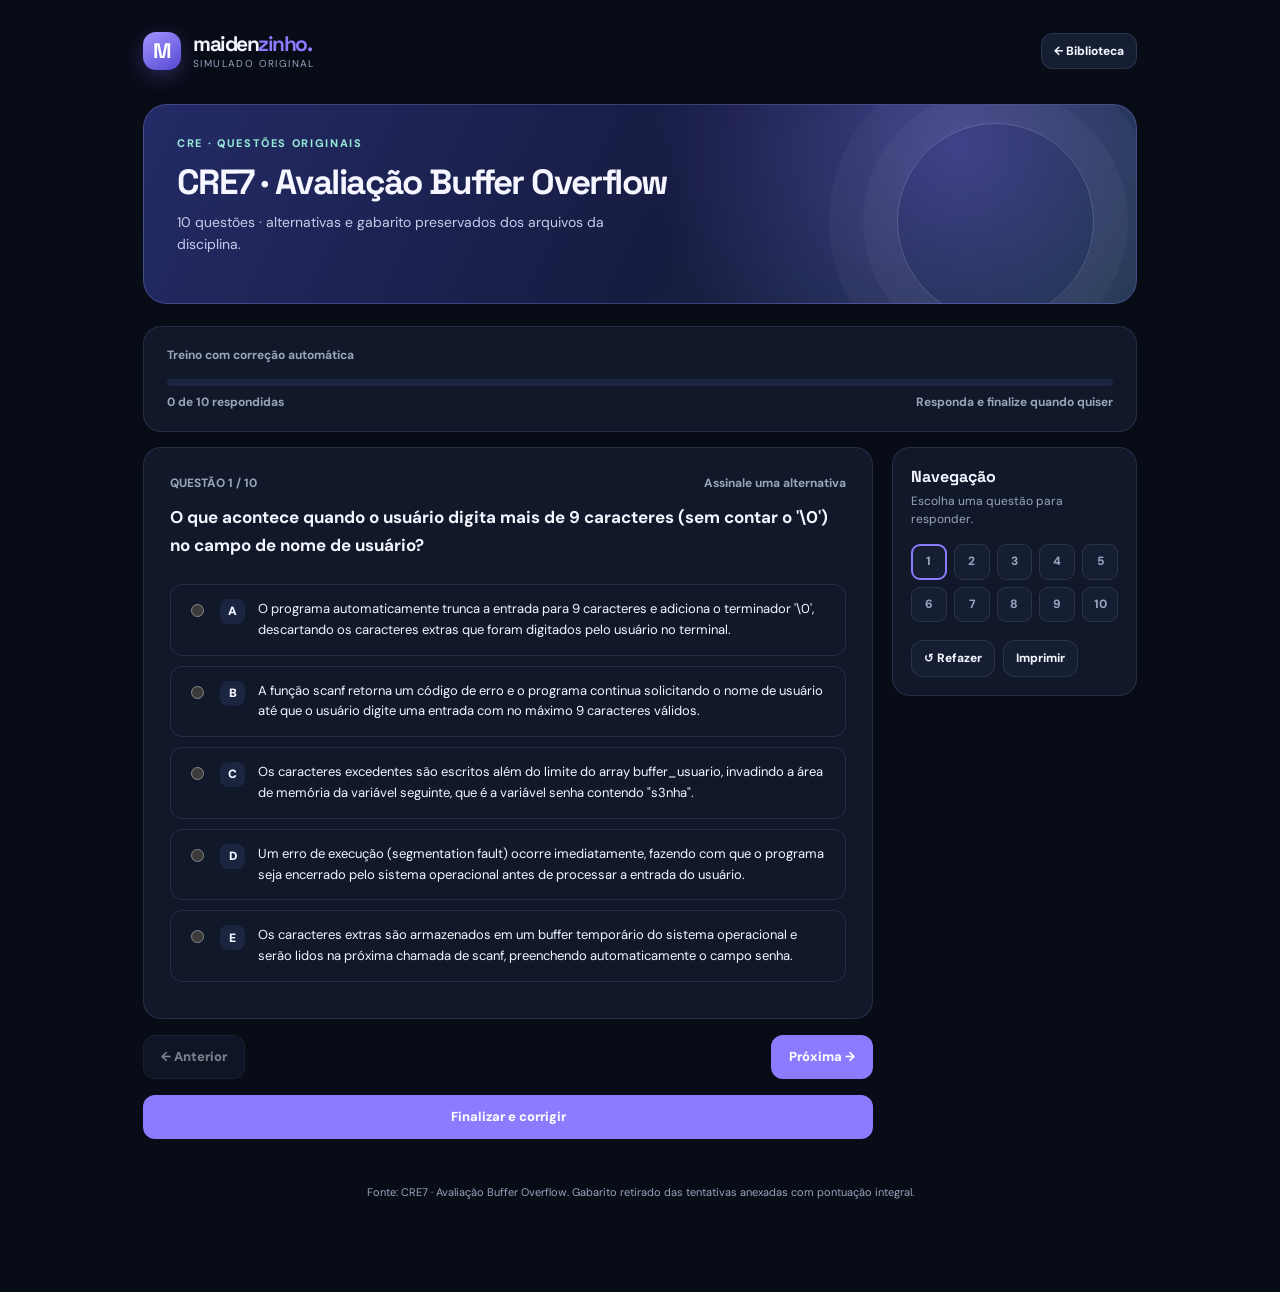
<file: simulados/cre7.html>
<!doctype html><html lang="pt-BR" data-theme="dark"><head><meta charset="utf-8"><meta name="viewport" content="width=device-width,initial-scale=1"><meta name="quiz-title" content="CRE7 · Avaliação Buffer Overflow"><meta name="theme-color" content="#080c17"><title>CRE7 · Avaliação Buffer Overflow</title><style>@import url('https://fonts.googleapis.com/css2?family=DM+Sans:wght@400;500;600;700;800&family=Space+Grotesk:wght@500;600;700&display=swap');
:root{color-scheme:dark;--bg:#080c17;--panel:#11182a;--panel2:#151e32;--ink:#f4f6ff;--muted:#98a5bd;--line:rgba(170,185,222,.14);--accent:#8b7bff;--accent2:#39d6bf;--ok:#49d9a1;--bad:#ff808f;--warn:#f5c97b;--shadow:0 22px 80px rgba(0,0,0,.25);--input:#0e1524;--chip:#1b2540}
html[data-theme="light"]{color-scheme:light;--bg:#f3f5fb;--panel:#fff;--panel2:#f8faff;--ink:#202942;--muted:#627087;--line:rgba(64,82,128,.15);--accent:#6358dc;--accent2:#087f75;--ok:#088453;--bad:#b63851;--warn:#9c650b;--shadow:0 16px 48px rgba(35,55,105,.07);--input:#f8f9ff;--chip:#f0f1fa}
*{box-sizing:border-box}html{scroll-behavior:smooth}body{margin:0;background:var(--bg);color:var(--ink);font:15px/1.55 'DM Sans',system-ui,sans-serif}button,input,select{font:inherit}button{cursor:pointer}a{color:inherit}button:focus-visible,input:focus-visible,select:focus-visible,.card:focus-visible{outline:3px solid var(--accent);outline-offset:3px}
.shell{display:grid;grid-template-columns:246px minmax(0,1fr);min-height:100vh}.sidebar{border-right:1px solid var(--line);padding:29px 18px;background:var(--panel);position:sticky;top:0;height:100vh;display:flex;flex-direction:column;gap:8px}.brand{display:flex;align-items:center;gap:12px;text-decoration:none;padding:0 10px 34px}.brand-icon{height:38px;width:38px;border-radius:13px;display:grid;place-items:center;color:#fff;font:700 21px 'Space Grotesk',sans-serif;background:linear-gradient(145deg,#a296ff,#5547d3);box-shadow:0 6px 20px #8272ff44}.brand-name{font:700 21px 'Space Grotesk',sans-serif;letter-spacing:-.07em}.brand-name span{color:var(--accent)}.brand small{display:block;font-size:10px;letter-spacing:.14em;color:var(--muted);margin-top:-2px}.side-label{text-transform:uppercase;letter-spacing:.17em;font-size:10px;color:var(--muted);font-weight:800;padding:10px 15px}.nav{border:0;color:var(--muted);background:none;text-align:left;padding:13px 15px;border-radius:12px;display:flex;align-items:center;gap:12px;font-weight:700;width:100%}.nav:hover{background:var(--chip);color:var(--ink)}.nav.active{background:linear-gradient(92deg,rgba(139,123,255,.19),rgba(139,123,255,.07));color:var(--ink);box-shadow:inset 3px 0 var(--accent)}.nav svg{width:19px;height:19px;stroke-width:1.8}.side-bottom{margin-top:auto;border:1px solid var(--line);padding:14px;border-radius:16px;background:var(--panel2)}.side-bottom strong{display:block;font-size:13px}.side-bottom p{font-size:12px;color:var(--muted);margin:7px 0 13px}.side-bottom button{width:100%}.main{min-width:0;padding:32px max(24px,calc((100vw - 1280px)/5)) 70px;max-width:1530px;width:100%;margin:auto}.topbar{display:flex;justify-content:space-between;align-items:center;gap:15px;margin-bottom:32px}.breadcrumbs{font-size:13px;color:var(--muted)}.breadcrumbs b{color:var(--ink);font-weight:700}.topactions{display:flex;align-items:center;gap:10px}.iconbtn{height:39px;width:39px;border:1px solid var(--line);background:var(--panel);color:var(--ink);border-radius:12px;display:grid;place-items:center}.iconbtn:hover{border-color:var(--accent)}.avatar{height:39px;width:39px;border-radius:13px;background:linear-gradient(135deg,#30395b,#5f3b95);border:1px solid #9a89e755;display:grid;place-items:center;font-weight:800;font-size:13px}.main-title{font:700 clamp(26px,3vw,35px)/1.13 'Space Grotesk',sans-serif;letter-spacing:-.05em;margin:0}.sub{color:var(--muted);font-size:14px;margin:10px 0 0}.hero{background:radial-gradient(circle at 82% 20%,rgba(134,112,255,.38),transparent 37%),linear-gradient(117deg,#242b66,#161c41 53%,#152f3f);border:1px solid rgba(167,155,255,.26);border-radius:24px;padding:30px 33px;min-height:210px;position:relative;overflow:hidden;display:flex;align-items:center;margin:25px 0 22px;color:#f5f6ff}.hero:after{content:'';position:absolute;right:42px;top:18px;width:195px;height:195px;border:1px solid #ffffff30;border-radius:50%;box-shadow:0 0 0 34px #ffffff08,0 0 0 68px #ffffff08}.hero .hero-copy{position:relative;z-index:1;max-width:570px}.hero .eyebrow{font-size:11px;font-weight:800;letter-spacing:.15em;color:#95e7d7;text-transform:uppercase}.hero h2{font:700 clamp(26px,3vw,35px)/1.15 'Space Grotesk',system-ui,sans-serif;letter-spacing:-.045em;margin:10px 0}.hero p{color:#c6cbea;max-width:480px;margin:0 0 18px;font-size:14px}.btn{display:inline-flex;align-items:center;justify-content:center;gap:9px;border:1px solid transparent;background:var(--accent);color:white;border-radius:12px;padding:11px 17px;font-size:13px;font-weight:800;text-decoration:none;white-space:nowrap;transition:filter .15s,transform .15s}.btn:hover{filter:brightness(1.1);transform:translateY(-1px)}.btn.secondary{color:var(--ink);background:var(--panel2);border-color:var(--line)}.btn.ghost{color:var(--ink);background:transparent;border-color:var(--line)}.btn.text{background:transparent;color:var(--accent);border:0;padding:5px 0}.btn.small{padding:8px 12px;font-size:12px}.btn:disabled{opacity:.5;cursor:not-allowed;transform:none}.stats{display:grid;grid-template-columns:repeat(3,minmax(0,1fr));gap:14px;margin:20px 0 33px}.stat{background:var(--panel);border:1px solid var(--line);border-radius:18px;padding:20px 22px;min-width:0}.stat-top{font-weight:700;color:var(--muted);font-size:12px;display:flex;justify-content:space-between;align-items:center}.stat-top svg{width:19px;height:19px;stroke:var(--accent)}.stat-value{font:700 29px 'Space Grotesk',system-ui,sans-serif;margin:9px 0 2px;letter-spacing:-.055em}.stat-desc{font-size:12px;color:var(--muted)}.section-head{display:flex;justify-content:space-between;align-items:end;gap:20px;margin-bottom:19px}.section-head h2{font:700 21px 'Space Grotesk',system-ui,sans-serif;letter-spacing:-.035em;margin:0 0 4px}.section-head p{color:var(--muted);font-size:13px;margin:0}.toolbar{display:flex;gap:9px;align-items:center;flex-wrap:wrap;margin-bottom:18px}.searchbox{position:relative;flex:1;min-width:220px}.searchbox svg{position:absolute;top:13px;left:14px;width:17px;height:17px;color:var(--muted)}.searchbox input,.field{width:100%;border:1px solid var(--line);border-radius:12px;background:var(--panel);color:var(--ink);padding:11px 13px;outline:0}.searchbox input{padding-left:42px}.searchbox input:focus,.field:focus{border-color:var(--accent)}.filters{display:flex;gap:6px;flex-wrap:wrap}.chip{padding:9px 13px;border:1px solid var(--line);background:var(--panel);color:var(--muted);border-radius:12px;font-size:12px;font-weight:800}.chip.active{background:var(--chip);border-color:var(--accent);color:var(--ink)}.cards{display:grid;grid-template-columns:repeat(3,minmax(0,1fr));gap:16px}.quiz-card{min-width:0;display:flex;flex-direction:column;background:var(--panel);border:1px solid var(--line);border-radius:19px;padding:19px;transition:transform .15s,border-color .15s;box-shadow:var(--shadow)}.quiz-card:hover{transform:translateY(-3px);border-color:rgba(139,123,255,.55)}.card-art{height:91px;border-radius:13px;margin-bottom:16px;display:flex;justify-content:space-between;align-items:flex-start;padding:14px;background:linear-gradient(125deg,rgba(139,123,255,.28),rgba(94,68,171,.12));position:relative;overflow:hidden}.card-art::after{content:'';position:absolute;right:-22px;top:-39px;width:125px;height:125px;border:1px solid #ffffff33;border-radius:50%;box-shadow:0 0 0 24px #ffffff09,0 0 0 48px #ffffff07}.card-art.teal{background:linear-gradient(125deg,rgba(49,208,188,.24),rgba(39,99,101,.08))}.card-art.orange{background:linear-gradient(125deg,rgba(244,169,99,.22),rgba(117,63,85,.1))}.card-art.blue{background:linear-gradient(125deg,rgba(65,135,227,.25),rgba(59,57,141,.12))}.art-icon{width:45px;height:45px;border-radius:13px;background:#ffffff19;display:grid;place-items:center;font-size:22px}.origin{background:#09102245;border:1px solid #ffffff30;border-radius:999px;padding:4px 9px;font-size:10px;font-weight:800;color:#f7f8ff;z-index:1}.cardmeta{font-size:11px;font-weight:800;letter-spacing:.04em;color:var(--accent);text-transform:uppercase}.quiz-card h3{font:700 17px/1.35 'Space Grotesk',system-ui,sans-serif;margin:7px 0;letter-spacing:-.025em}.quiz-card p{color:var(--muted);font-size:12px;line-height:1.55;margin:0 0 15px;flex:1;min-height:38px}.card-foot{display:flex;justify-content:space-between;align-items:center;gap:10px;border-top:1px solid var(--line);padding-top:15px}.details{color:var(--muted);font-size:11px}.details strong{font-size:13px;color:var(--ink)}.card-actions{display:flex;gap:7px;align-items:center}.tiny-action{border:0;background:transparent;color:var(--muted);font-size:17px;padding:7px;border-radius:9px}.tiny-action:hover{background:var(--chip);color:var(--ink)}.empty{background:var(--panel);border:1px dashed var(--line);text-align:center;border-radius:18px;padding:40px 20px;color:var(--muted)}.empty h3{color:var(--ink);margin:8px 0}.notice{border:1px solid var(--line);border-radius:13px;background:var(--panel2);padding:12px 15px;font-size:12px;color:var(--muted)}.notice b{color:var(--ink)}
.view[hidden]{display:none!important}.drop{border:2px dashed rgba(139,123,255,.37);background:linear-gradient(135deg,rgba(139,123,255,.08),rgba(57,214,191,.035));border-radius:19px;padding:42px 25px;text-align:center;cursor:pointer}.drop.drag{border-color:var(--accent2);background:rgba(57,214,191,.1)}.drop .dropicon{font-size:37px;margin-bottom:10px}.drop h3{margin:0 0 5px;font:700 20px 'Space Grotesk'}.drop p{color:var(--muted);font-size:13px}.import-cols{display:grid;grid-template-columns:1.1fr 1fr;gap:18px;margin-top:18px}.panel{border:1px solid var(--line);border-radius:18px;background:var(--panel);padding:22px}.panel h3{margin:0 0 10px;font:700 17px 'Space Grotesk'}.panel p,.panel li{font-size:13px;color:var(--muted)}.panel code{font-size:12px;color:var(--accent2)}.history-row{display:flex;align-items:center;gap:15px;padding:18px 4px;border-bottom:1px solid var(--line)}.history-bubble{border-radius:12px;height:42px;width:42px;display:grid;place-items:center;background:var(--chip);font-size:19px}.history-name{font-weight:800;font-size:14px}.history-date{font-size:12px;color:var(--muted)}.history-score{margin-left:auto;text-align:right}.history-score strong{display:block;font:700 21px 'Space Grotesk'}.tag{display:inline-block;background:var(--chip);border-radius:7px;padding:3px 7px;font-size:10px;color:var(--muted);font-weight:800}
.runner-shell{display:grid;grid-template-columns:minmax(0,1fr) 245px;gap:19px;align-items:start}.exam-head{border:1px solid var(--line);border-radius:18px;background:var(--panel);padding:19px 23px;margin-bottom:15px}.exam-head h2{font:700 23px 'Space Grotesk',system-ui,sans-serif;letter-spacing:-.04em;margin:6px 0}.progress-track{height:7px;background:var(--chip);border-radius:999px;overflow:hidden;margin:14px 0 7px}.progress-fill{height:100%;background:linear-gradient(90deg,var(--accent),var(--accent2));transition:width .2s}.exam-toolbar{display:flex;justify-content:space-between;align-items:center;gap:10px;color:var(--muted);font-size:12px;font-weight:700}.question-wrap{background:var(--panel);border:1px solid var(--line);padding:26px;border-radius:18px;min-height:340px}.q-kicker{font-weight:800;letter-spacing:.12em;text-transform:uppercase;color:var(--accent);font-size:11px}.q-text{font-size:17px;line-height:1.64;font-weight:700;margin:12px 0 24px;white-space:pre-wrap;overflow-wrap:anywhere}.q-text code,.opt-text code{font:13px/1.6 ui-monospace,SFMono-Regular,Consolas,monospace;background:var(--input);border:1px solid var(--line);padding:2px 5px;border-radius:5px;color:var(--accent2)}.q-text pre{background:#0c1426;color:#e9f0ff;border:1px solid #273850;border-radius:12px;padding:15px;white-space:pre-wrap;overflow-wrap:anywhere;font:13px/1.55 ui-monospace,SFMono-Regular,Consolas,monospace;overflow:auto}.opt{display:flex;gap:13px;align-items:flex-start;padding:14px 15px;border-radius:12px;border:1px solid var(--line);margin-bottom:10px;cursor:pointer;transition:background .15s,border-color .15s}.opt:hover{border-color:var(--accent)}.opt input{accent-color:var(--accent);margin-top:5px;flex:none}.opt.selected{border-color:var(--accent);background:rgba(139,123,255,.09)}.opt.good{border-color:var(--ok);background:rgba(73,217,161,.1)}.opt.bad{border-color:var(--bad);background:rgba(255,128,143,.08)}.opt .letter{font-weight:900;font-size:12px;flex:none;background:var(--chip);width:25px;height:25px;border-radius:8px;display:grid;place-items:center}.opt-text{font-size:13px;line-height:1.6;white-space:pre-wrap;overflow-wrap:anywhere}.feedback{padding:15px;background:var(--panel2);border:1px solid var(--line);border-radius:13px;font-size:13px;margin-top:18px}.feedback h4{margin:0 0 5px}.feedback p{margin:5px 0;color:var(--muted)}.runner-actions{display:flex;justify-content:space-between;gap:10px;margin:16px 0}.runner-actions .right{display:flex;gap:8px}.side-exam{background:var(--panel);border:1px solid var(--line);border-radius:18px;padding:18px;position:sticky;top:24px}.side-exam h3{margin:0;font:700 16px 'Space Grotesk'}.side-exam p{font-size:12px;color:var(--muted);margin:5px 0 15px}.q-grid{display:grid;grid-template-columns:repeat(5,1fr);gap:7px}.qnav{aspect-ratio:1;border-radius:9px;border:1px solid var(--line);background:var(--panel2);color:var(--muted);font-size:12px;font-weight:800}.qnav.answered{color:var(--ink);background:rgba(139,123,255,.17);border-color:#8b7bff70}.qnav.current{border:2px solid var(--accent)}.qnav.right{background:rgba(73,217,161,.14);border-color:var(--ok)}.qnav.wrong{background:rgba(255,128,143,.1);border-color:var(--bad)}.qnav.flagged:after{content:'•';color:var(--warn);position:absolute;transform:translate(7px,-8px)}.qnav{position:relative}.status-key{display:flex;flex-wrap:wrap;gap:9px;margin-top:14px;color:var(--muted);font-size:10px}.status-key span{display:flex;align-items:center;gap:5px}.dot{height:7px;width:7px;border-radius:3px;background:var(--chip);border:1px solid var(--line)}.dot.purple{background:var(--accent)}.dot.green{background:var(--ok)}.result-head{text-align:center;padding:34px 20px;background:radial-gradient(circle at 50% 15%,rgba(139,123,255,.14),transparent 47%),var(--panel);border:1px solid var(--line);border-radius:20px}.result-score{font:800 68px/1 'Space Grotesk',system-ui,sans-serif;letter-spacing:-.06em;margin:14px 0}.result-head h2{font:700 25px 'Space Grotesk',system-ui,sans-serif;margin:0 0 8px}.result-head p{color:var(--muted);margin:0 0 20px}.result-metrics{display:flex;justify-content:center;gap:10px;flex-wrap:wrap;margin:18px 0}.metric{padding:12px 18px;background:var(--panel2);border-radius:12px;min-width:115px}.metric b{font-size:17px;display:block}.metric span{color:var(--muted);font-size:11px}.result-review{margin-top:22px}.result-review details{border:1px solid var(--line);background:var(--panel);border-radius:12px;padding:14px 16px;margin:8px 0}.result-review summary{cursor:pointer;font-weight:700;font-size:13px}.result-review p{font-size:12px;color:var(--muted);white-space:pre-wrap}.modal-back{position:fixed;inset:0;background:#040818bd;backdrop-filter:blur(8px);z-index:10;display:grid;place-items:center;padding:15px}.modal-back[hidden]{display:none}.modal{border:1px solid var(--line);background:var(--panel);border-radius:20px;width:min(960px,100%);height:min(770px,92vh);box-shadow:0 35px 100px #0008;display:flex;flex-direction:column;overflow:hidden}.modal-top{display:flex;justify-content:space-between;align-items:center;padding:15px 20px;border-bottom:1px solid var(--line)}.modal-top strong{font:700 18px 'Space Grotesk'}.legacy-frame{width:100%;flex:1;border:0;background:white}.toast{position:fixed;right:22px;bottom:21px;background:#26335b;color:#fff;border:1px solid #a397ff88;border-radius:13px;padding:13px 17px;box-shadow:0 10px 30px #0005;z-index:20;font-size:13px;max-width:350px}.toast[hidden]{display:none}.footer{margin-top:45px;text-align:center;color:var(--muted);font-size:11px}
@media(max-width:1180px){.cards{grid-template-columns:repeat(2,minmax(0,1fr))}}@media(max-width:900px){.shell{grid-template-columns:1fr}.sidebar{position:static;height:auto;flex-direction:row;align-items:center;gap:5px;padding:12px 16px;overflow:auto}.brand{padding:0;margin-right:auto}.brand small,.side-label,.side-bottom{display:none}.nav{width:auto;padding:10px 12px;white-space:nowrap;font-size:12px}.nav svg{width:16px}.main{padding:24px 18px 60px}.runner-shell{grid-template-columns:1fr}.side-exam{position:static;order:-1}.q-grid{grid-template-columns:repeat(10,1fr)}.hero:after{right:-90px}}@media(max-width:640px){.sidebar{gap:1px}.brand-icon{width:34px;height:34px}.brand-name{font-size:18px}.nav{font-size:0;gap:0;padding:11px}.nav svg{width:20px;height:20px}.topbar{margin-bottom:24px}.hero{padding:25px 21px;min-height:230px}.hero:after{opacity:.55}.hero-copy{max-width:95%}.stats{grid-template-columns:repeat(3,1fr);gap:8px}.stat{padding:12px}.stat-value{font-size:24px}.stat-desc{font-size:10px}.stat-top{font-size:10px}.stat-top svg{display:none}.cards{grid-template-columns:1fr}.section-head{align-items:start;flex-direction:column}.import-cols{grid-template-columns:1fr}.question-wrap{padding:18px}.q-text{font-size:15px}.runner-actions{flex-wrap:wrap}.q-grid{grid-template-columns:repeat(7,1fr)}.history-row{gap:10px}.side-exam{padding:13px}.btn{padding:10px 12px}.topactions .avatar{display:none}}@media(prefers-reduced-motion:reduce){*{scroll-behavior:auto!important;transition:none!important}}@media print{.sidebar,.topbar,.runner-actions,.side-exam,.toast{display:none!important}.shell{display:block}.main{padding:0}.question-wrap{break-inside:avoid}}
</style></head><body><main style="max-width:1030px;padding:30px 18px 80px;margin:auto"><div class="topbar"><a class="brand" style="padding:0" href="index.html"><span class="brand-icon">M</span><span><span class="brand-name">maiden<span>zinho.</span></span><small>SIMULADO ORIGINAL</small></span></a><a class="btn secondary small" href="index.html">← Biblioteca</a></div><div class="hero" style="min-height:140px"><div class="hero-copy"><div class="eyebrow">CRE · QUESTÕES ORIGINAIS</div><h2>CRE7 · Avaliação Buffer Overflow</h2><p>10 questões · alternativas e gabarito preservados dos arquivos da disciplina.</p></div></div><div class="exam-head"><div class="exam-toolbar"><span>Treino com correção automática</span><span id="live-score" hidden></span></div><div class="progress-track"><div class="progress-fill" id="exam-progress"></div></div><div class="exam-toolbar"><span id="exam-count">0 respondidas</span><span>Responda e finalize quando quiser</span></div></div><div class="runner-shell"><div><div class="question-wrap"><div class="exam-toolbar"><span id="exam-index">QUESTÃO 1</span><span>Assinale uma alternativa</span></div><div class="q-text" id="question-text"></div><div id="option-list"></div><div class="feedback" id="feedback" hidden></div></div><div class="runner-actions"><button class="btn secondary" id="btn-prev">← Anterior</button><button class="btn" id="btn-next">Próxima →</button></div><button class="btn" id="btn-finish" style="width:100%">Finalizar e corrigir</button></div><aside class="side-exam"><h3>Navegação</h3><p>Escolha uma questão para responder.</p><div class="q-grid" id="qnav-grid"></div><div style="margin-top:18px;display:flex;gap:8px;flex-wrap:wrap"><button class="btn secondary small" id="btn-reset">↺ Refazer</button><button class="btn secondary small" id="btn-print">Imprimir</button></div></aside></div><p class="footer">Fonte: CRE7 · Avaliação Buffer Overflow. Gabarito retirado das tentativas anexadas com pontuação integral.</p></main><script type="application/json" id="quiz-data">{"id": "cre7", "title": "CRE7 · Avaliação Buffer Overflow", "questions": [{"q": "O que acontece quando o usuário digita mais de 9 caracteres (sem contar o '\\0') no campo de nome de usuário?", "options": ["O programa automaticamente trunca a entrada para 9 caracteres e adiciona o terminador '\\0', descartando os caracteres extras que foram digitados pelo usuário no terminal.", "A função scanf retorna um código de erro e o programa continua solicitando o nome de usuário até que o usuário digite uma entrada com no máximo 9 caracteres válidos.", "Os caracteres excedentes são escritos além do limite do array buffer_usuario, invadindo a área de memória da variável seguinte, que é a variável senha contendo \"s3nha\".", "Um erro de execução (segmentation fault) ocorre imediatamente, fazendo com que o programa seja encerrado pelo sistema operacional antes de processar a entrada do usuário.", "Os caracteres extras são armazenados em um buffer temporário do sistema operacional e serão lidos na próxima chamada de scanf, preenchendo automaticamente o campo senha."], "correct": [2]}, {"q": "Qual é o impacto de segurança mais grave desta vulnerabilidade de buffer overflow no contexto deste programa de autenticação?", "options": ["Permite bypass completo da autenticação, onde um atacante pode ganhar acesso ao sistema definindo sua própria senha através do overflow, comprometendo totalmente a segurança do controle de acesso.", "Causa negação de serviço (DoS) ao corromper a memória do programa, fazendo com que ele trave constantemente e impedindo que usuários legítimos consigam fazer login no sistema.", "Expõe a senha original \"s3nha\" na memória para outros processos do sistema, permitindo que programas maliciosos leiam credenciais através de ataques de leitura de memória compartilhada.", "Permite a execução de código arbitrário através da injeção de shellcode no buffer, dando ao atacante controle total sobre o sistema operacional e acesso root ao servidor.", "Corrompe o arquivo de log do sistema ao sobrescrever ponteiros de arquivo, impedindo a auditoria de acessos e impossibilitando a detecção de tentativas de invasão não autorizadas."], "correct": [0]}, {"q": "Se um atacante digitar \"AAAAAAAAAA123456\" (10 As seguidos de \"123456\") como nome de usuário, o que acontecerá com a variável senha?", "options": ["A variável senha conterá \"AAAAAAAAAAa\" devido ao overflow parcial, onde apenas os primeiros caracteres são sobrescritos e o resto do valor original é preservado na memória.", "A variável senha manterá seu valor original \"s3nha\" intacto, pois está protegida por um mecanismo de segurança do compilador que impede a sobrescrita de strings inicializadas.", "A variável senha se tornará uma string vazia, pois o overflow causa a inserção de múltiplos caracteres nulos '\\0' que terminam a string prematuramente no primeiro byte.", "A variável senha apontará para um endereço de memória inválido, causando um erro quando a função strcmp tentar acessá-la para fazer a comparação com buffer_senha.", "A variável senha será sobrescrita e passará a conter \"123456\" (com o '\\0' implícito), substituindo completamente o valor original \"s3nha\" que estava armazenado anteriormente."], "correct": [4]}, {"q": "Se o programa fosse compilado com proteções modernas como stack canaries, como isso afetaria a exploração do buffer overflow?", "options": ["Os stack canaries criariam cópias de backup de todas as variáveis antes de cada scanf, restaurando os valores originais caso um overflow seja detectado após a leitura.", "Os stack canaries reorganizariam automaticamente as variáveis na memória em tempo de execução, colocando buffers após variáveis críticas para prevenir que overflows as alcancem.", "Os stack canaries criptografariam todas as strings na pilha, incluindo senhas, tornando impossível para o atacante saber qual valor usar para sobrescrever a variável senha.", "Os stack canaries limitariam automaticamente todas as operações de scanf para o tamanho correto do buffer, convertendo scanf(\"%s\") em scanf(\"%9s\") durante a compilação.", "Os stack canaries detectariam a modificação não autorizada da pilha causada pelo overflow e abortariam o programa antes que o atacante pudesse explorar a vulnerabilidade com sucesso."], "correct": [4]}, {"q": "Por que a organização sequencial das variáveis buffer_usuario, senha e buffer_senha na memória é crítica para esta vulnerabilidade?", "options": ["Porque a função strcmp compara não apenas buffer_senha com senha, mas também verifica buffer_usuario, criando uma dependência entre todas as três variáveis do programa.", "Porque o sistema operacional aloca essas variáveis em páginas de memória protegidas, e a ordem determina quais permissões de leitura e escrita cada variável receberá na execução.", "Porque em C as variáveis locais são alocadas sequencialmente na pilha, permitindo que o overflow de buffer_usuario sobrescreva o conteúdo de senha, alterando a senha correta do sistema.", "Porque a biblioteca string.h requer que todas as variáveis do tipo char array sejam declaradas em sequência para que as funções de manipulação de strings funcionem corretamente.", "Porque o compilador otimiza o código colocando essas variáveis em registradores adjacentes, fazendo com que uma sobrescreva a outra quando há overflow de dados no processador."], "correct": [2]}, {"q": "Após explorar o buffer overflow alterando a senha através do campo de usuário, o que o atacante precisa digitar no campo senha para conseguir acesso?", "options": ["O atacante precisa digitar uma string vazia ou apenas espaços em branco, pois o overflow insere caracteres nulos que fazem ambas as variáveis serem interpretadas como vazias.", "O atacante não precisa digitar nada no campo senha, pode apenas pressionar Enter, pois o overflow faz com que buffer_senha e senha apontem para o mesmo endereço.", "O atacante precisa digitar exatamente a mesma sequência de caracteres que ele usou para sobrescrever a variável senha através do overflow, garantindo que strcmp retorne 0.", "O atacante deve digitar a senha original \"s3nha\", pois o buffer overflow apenas desabilita a verificação de senha mas não altera o valor esperado pela comparação.", "O atacante pode digitar qualquer senha, pois o buffer overflow corrompe a função strcmp, fazendo com que ela sempre retorne 0 independentemente dos valores comparados."], "correct": [2]}, {"q": "Se um atacante souber que pode sobrescrever a senha mas não souber a ordem exata das variáveis na memória, qual estratégia ele poderia usar?", "options": ["Ele poderia testar diferentes tamanhos de entrada no campo usuário, começando com 10 caracteres e aumentando gradualmente, observando quando consegue alterar o comportamento do programa.", "Ele deveria compilar o mesmo código em seu computador com as mesmas flags, pois o layout de memória é determinado pelo código fonte e será idêntico em qualquer compilação.", "Ele poderia usar caracteres especiais como '\\n' e '\\t' no nome de usuário, pois esses caracteres fazem o scanf pular variáveis na memória e escrever diretamente na senha.", "Ele precisaria necessariamente ter acesso ao binário compilado para usar um debugger, pois é impossível explorar buffer overflow sem conhecer os endereços exatos de memória.", "Ele poderia inserir instruções assembly no campo de usuário que seriam executadas pelo processador, permitindo ler o conteúdo da memória e descobrir onde está a senha."], "correct": [0]}, {"q": "Por que este tipo de vulnerabilidade é mais comum em linguagem C do que em linguagens de alto nível como Python ou Java?", "options": ["Porque C é uma linguagem compilada e os erros ocorrem em tempo de execução, enquanto Python e Java são interpretadas e detectam esses erros durante a fase de interpretação do código.", "Porque C foi desenvolvida antes dos padrões de segurança modernos serem estabelecidos, enquanto Python e Java foram criadas após 2001 quando buffer overflow já era conhecido.", "Porque C armazena strings na pilha (stack) que é vulnerável a overflow, enquanto Python e Java armazenam todas as strings no heap que possui proteções automáticas do sistema.", "Porque C usa codificação ASCII para strings enquanto Python e Java usam Unicode, e a codificação Unicode possui proteções internas contra overflow que impedem esse tipo de ataque.", "Porque C não possui verificação automática de limites de arrays, permitindo escrita além dos limites alocados, enquanto linguagens modernas verificam limites e lançam exceções em overflows."], "correct": [4]}, {"q": "Qual seria a correção mais adequada para prevenir o buffer overflow neste programa?", "options": ["Converter todas as variáveis char array para ponteiros char alocados dinamicamente com malloc, permitindo que o tamanho seja ajustado conforme necessário durante a execução.", "Declarar as variáveis em ordem diferente, colocando buffer_senha antes de senha e buffer_usuario depois, impedindo que o overflow alcance a variável crítica do sistema.", "Usar scanf(\"%9s\", buffer_usuario) e scanf(\"%9s\", buffer_senha) para limitar a leitura a 9 caracteres, preservando espaço para o terminador nulo '\\0' nos buffers de tamanho 10.", "Adicionar uma chamada para fflush(stdin) após cada scanf para limpar o buffer de entrada e garantir que caracteres extras não sejam processados nas leituras seguintes.", "Aumentar o tamanho dos buffers para 100 caracteres cada, tornando muito mais difícil para um atacante inserir strings grandes o suficiente para causar overflow na prática."], "correct": [2]}, {"q": "Por que a função scanf(\"%s\") é considerada insegura para leitura de strings em buffers de tamanho fixo?", "options": ["Porque scanf(\"%s\") não limita a quantidade de caracteres lidos, continuando a armazenar dados além do tamanho do buffer até encontrar um espaço ou fim de linha, causando overflow.", "Porque scanf(\"%s\") não valida o tipo de caracteres inseridos, permitindo que códigos maliciosos em hexadecimal sejam executados diretamente da entrada do usuário no buffer.", "Porque scanf(\"%s\") não adiciona o caractere nulo '\\0' ao final da string, fazendo com que as funções de manipulação de string leiam além do buffer e acessem memória inválida.", "Porque scanf(\"%s\") converte automaticamente caracteres especiais em códigos de escape, podendo expandir a entrada para um tamanho maior que o esperado e causar overflow no buffer.", "Porque scanf(\"%s\") aloca memória dinamicamente para a string lida, mas não libera essa memória após o uso, causando vazamentos que podem sobrescrever outros dados do programa."], "correct": [0]}]}</script><script>
'use strict';
const D=JSON.parse(document.getElementById('quiz-data').textContent);
const $=id=>document.getElementById(id);
const esc=s=>String(s??'').replace(/[&<>"']/g,c=>({'&':'&amp;','<':'&lt;','>':'&gt;','"':'&quot;',"'":'&#39;'}[c]));
const fmt=s=>esc(s).replace(/```([a-zA-Z0-9+#-]*)\n([\s\S]*?)```/g,(_m,l,t)=>`<pre><code>${t}</code></pre>`).replace(/`([^`\n]+)`/g,'<code>$1</code>');
let idx=0,answers={},done=false,started=Date.now();
const key='maidenzinho.standalone.'+D.id;
try{const v=JSON.parse(localStorage.getItem(key));if(v&&v.answers){answers=v.answers;idx=v.idx||0;started=v.started||started}}catch{}
function save(){try{localStorage.setItem(key,JSON.stringify({answers,idx,started}))}catch{}}
function isRight(q,v){return q.correct.length===Object.keys(v||{}).filter(k=>v[k]).length&&q.correct.every(i=>v?.[i])}
function render(){const q=D.questions[idx],ans=answers[idx]||{},n=D.questions.length,filled=D.questions.filter((x,i)=>Object.values(answers[i]||{}).some(Boolean)).length;$('exam-index').textContent=`QUESTÃO ${idx+1} / ${n}`;$('exam-count').textContent=`${filled} de ${n} respondidas`;$('exam-progress').style.width=filled/n*100+'%';$('question-text').innerHTML=fmt(q.q||q.text);$('option-list').innerHTML=q.options.map((o,j)=>{let text=typeof o==='string'?o:o.text;let chosen=Boolean(ans[j]),ok=done&&q.correct.includes(j),bad=done&&chosen&&!q.correct.includes(j);return `<label class="opt ${chosen?'selected':''} ${ok?'good':''} ${bad?'bad':''}"><input type="${q.correct.length>1?'checkbox':'radio'}" name="answer" value="${j}" ${chosen?'checked':''} ${done?'disabled':''}><span class="letter">${'ABCDE'[j]??j}</span><span class="opt-text">${fmt(text)}</span></label>`}).join('');document.querySelectorAll('#option-list input').forEach(el=>el.addEventListener('change',e=>{let j=Number(e.target.value);if(q.correct.length>1){answers[idx] ||= {};answers[idx][j]=e.target.checked}else answers[idx]={[j]:true};save();render()}));$('qnav-grid').innerHTML=D.questions.map((x,i)=>`<button class="qnav ${i===idx?'current':''} ${done?(isRight(x,answers[i])?'right':'wrong'):Object.values(answers[i]||{}).some(Boolean)?'answered':''}" data-i="${i}">${i+1}</button>`).join('');document.querySelectorAll('[data-i]').forEach(el=>el.onclick=()=>{idx=Number(el.dataset.i);save();render()});$('btn-prev').disabled=idx===0;$('btn-next').disabled=idx===n-1;$('btn-finish').hidden=done;$('feedback').hidden=!done;if(done){let s=D.questions.filter((x,i)=>isRight(x,answers[i])).length;$('feedback').innerHTML=`<h4>Gabarito original: ${q.correct.map(i=>'ABCDE'[i]).join(', ')}</h4><p>${isRight(q,ans)?'Você acertou esta pergunta.':'Revise a alternativa indicada no gabarito.'}</p>`;$('live-score').textContent=s+'/'+n+' acertos';$('live-score').hidden=false}else $('live-score').hidden=true}
$('btn-prev').onclick=()=>{idx--;save();render()};$('btn-next').onclick=()=>{idx++;save();render()};$('btn-finish').onclick=()=>{let f=D.questions.filter((x,i)=>Object.values(answers[i]||{}).some(Boolean)).length;if(f<D.questions.length&&!confirm(`Faltam ${D.questions.length-f} questões. Finalizar mesmo assim?`))return;done=true;render();window.scrollTo({top:0,behavior:'smooth'})};$('btn-reset').onclick=()=>{if(!confirm('Refazer este simulado desde o início?'))return;idx=0;answers={};started=Date.now();done=false;save();render()};$('btn-print').onclick=()=>window.print();render();
</script></body></html>
</file>
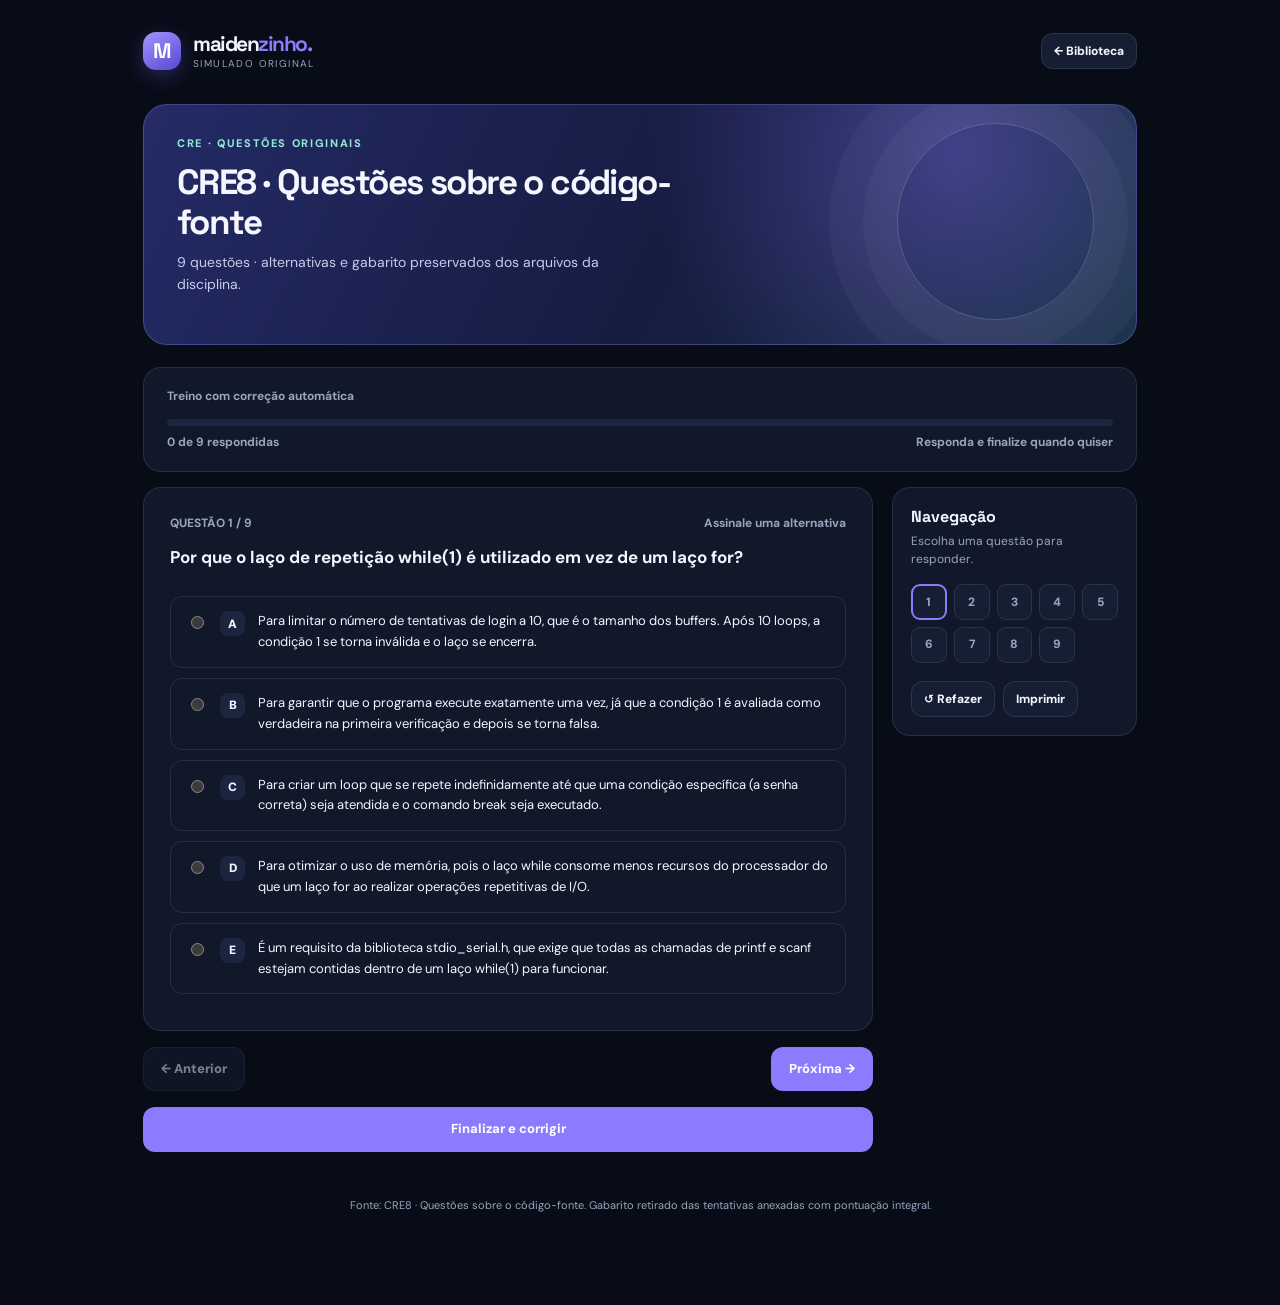
<file: simulados/cre8.html>
<!doctype html><html lang="pt-BR" data-theme="dark"><head><meta charset="utf-8"><meta name="viewport" content="width=device-width,initial-scale=1"><meta name="quiz-title" content="CRE8 · Questões sobre o código-fonte"><meta name="theme-color" content="#080c17"><title>CRE8 · Questões sobre o código-fonte</title><style>@import url('https://fonts.googleapis.com/css2?family=DM+Sans:wght@400;500;600;700;800&family=Space+Grotesk:wght@500;600;700&display=swap');
:root{color-scheme:dark;--bg:#080c17;--panel:#11182a;--panel2:#151e32;--ink:#f4f6ff;--muted:#98a5bd;--line:rgba(170,185,222,.14);--accent:#8b7bff;--accent2:#39d6bf;--ok:#49d9a1;--bad:#ff808f;--warn:#f5c97b;--shadow:0 22px 80px rgba(0,0,0,.25);--input:#0e1524;--chip:#1b2540}
html[data-theme="light"]{color-scheme:light;--bg:#f3f5fb;--panel:#fff;--panel2:#f8faff;--ink:#202942;--muted:#627087;--line:rgba(64,82,128,.15);--accent:#6358dc;--accent2:#087f75;--ok:#088453;--bad:#b63851;--warn:#9c650b;--shadow:0 16px 48px rgba(35,55,105,.07);--input:#f8f9ff;--chip:#f0f1fa}
*{box-sizing:border-box}html{scroll-behavior:smooth}body{margin:0;background:var(--bg);color:var(--ink);font:15px/1.55 'DM Sans',system-ui,sans-serif}button,input,select{font:inherit}button{cursor:pointer}a{color:inherit}button:focus-visible,input:focus-visible,select:focus-visible,.card:focus-visible{outline:3px solid var(--accent);outline-offset:3px}
.shell{display:grid;grid-template-columns:246px minmax(0,1fr);min-height:100vh}.sidebar{border-right:1px solid var(--line);padding:29px 18px;background:var(--panel);position:sticky;top:0;height:100vh;display:flex;flex-direction:column;gap:8px}.brand{display:flex;align-items:center;gap:12px;text-decoration:none;padding:0 10px 34px}.brand-icon{height:38px;width:38px;border-radius:13px;display:grid;place-items:center;color:#fff;font:700 21px 'Space Grotesk',sans-serif;background:linear-gradient(145deg,#a296ff,#5547d3);box-shadow:0 6px 20px #8272ff44}.brand-name{font:700 21px 'Space Grotesk',sans-serif;letter-spacing:-.07em}.brand-name span{color:var(--accent)}.brand small{display:block;font-size:10px;letter-spacing:.14em;color:var(--muted);margin-top:-2px}.side-label{text-transform:uppercase;letter-spacing:.17em;font-size:10px;color:var(--muted);font-weight:800;padding:10px 15px}.nav{border:0;color:var(--muted);background:none;text-align:left;padding:13px 15px;border-radius:12px;display:flex;align-items:center;gap:12px;font-weight:700;width:100%}.nav:hover{background:var(--chip);color:var(--ink)}.nav.active{background:linear-gradient(92deg,rgba(139,123,255,.19),rgba(139,123,255,.07));color:var(--ink);box-shadow:inset 3px 0 var(--accent)}.nav svg{width:19px;height:19px;stroke-width:1.8}.side-bottom{margin-top:auto;border:1px solid var(--line);padding:14px;border-radius:16px;background:var(--panel2)}.side-bottom strong{display:block;font-size:13px}.side-bottom p{font-size:12px;color:var(--muted);margin:7px 0 13px}.side-bottom button{width:100%}.main{min-width:0;padding:32px max(24px,calc((100vw - 1280px)/5)) 70px;max-width:1530px;width:100%;margin:auto}.topbar{display:flex;justify-content:space-between;align-items:center;gap:15px;margin-bottom:32px}.breadcrumbs{font-size:13px;color:var(--muted)}.breadcrumbs b{color:var(--ink);font-weight:700}.topactions{display:flex;align-items:center;gap:10px}.iconbtn{height:39px;width:39px;border:1px solid var(--line);background:var(--panel);color:var(--ink);border-radius:12px;display:grid;place-items:center}.iconbtn:hover{border-color:var(--accent)}.avatar{height:39px;width:39px;border-radius:13px;background:linear-gradient(135deg,#30395b,#5f3b95);border:1px solid #9a89e755;display:grid;place-items:center;font-weight:800;font-size:13px}.main-title{font:700 clamp(26px,3vw,35px)/1.13 'Space Grotesk',sans-serif;letter-spacing:-.05em;margin:0}.sub{color:var(--muted);font-size:14px;margin:10px 0 0}.hero{background:radial-gradient(circle at 82% 20%,rgba(134,112,255,.38),transparent 37%),linear-gradient(117deg,#242b66,#161c41 53%,#152f3f);border:1px solid rgba(167,155,255,.26);border-radius:24px;padding:30px 33px;min-height:210px;position:relative;overflow:hidden;display:flex;align-items:center;margin:25px 0 22px;color:#f5f6ff}.hero:after{content:'';position:absolute;right:42px;top:18px;width:195px;height:195px;border:1px solid #ffffff30;border-radius:50%;box-shadow:0 0 0 34px #ffffff08,0 0 0 68px #ffffff08}.hero .hero-copy{position:relative;z-index:1;max-width:570px}.hero .eyebrow{font-size:11px;font-weight:800;letter-spacing:.15em;color:#95e7d7;text-transform:uppercase}.hero h2{font:700 clamp(26px,3vw,35px)/1.15 'Space Grotesk',system-ui,sans-serif;letter-spacing:-.045em;margin:10px 0}.hero p{color:#c6cbea;max-width:480px;margin:0 0 18px;font-size:14px}.btn{display:inline-flex;align-items:center;justify-content:center;gap:9px;border:1px solid transparent;background:var(--accent);color:white;border-radius:12px;padding:11px 17px;font-size:13px;font-weight:800;text-decoration:none;white-space:nowrap;transition:filter .15s,transform .15s}.btn:hover{filter:brightness(1.1);transform:translateY(-1px)}.btn.secondary{color:var(--ink);background:var(--panel2);border-color:var(--line)}.btn.ghost{color:var(--ink);background:transparent;border-color:var(--line)}.btn.text{background:transparent;color:var(--accent);border:0;padding:5px 0}.btn.small{padding:8px 12px;font-size:12px}.btn:disabled{opacity:.5;cursor:not-allowed;transform:none}.stats{display:grid;grid-template-columns:repeat(3,minmax(0,1fr));gap:14px;margin:20px 0 33px}.stat{background:var(--panel);border:1px solid var(--line);border-radius:18px;padding:20px 22px;min-width:0}.stat-top{font-weight:700;color:var(--muted);font-size:12px;display:flex;justify-content:space-between;align-items:center}.stat-top svg{width:19px;height:19px;stroke:var(--accent)}.stat-value{font:700 29px 'Space Grotesk',system-ui,sans-serif;margin:9px 0 2px;letter-spacing:-.055em}.stat-desc{font-size:12px;color:var(--muted)}.section-head{display:flex;justify-content:space-between;align-items:end;gap:20px;margin-bottom:19px}.section-head h2{font:700 21px 'Space Grotesk',system-ui,sans-serif;letter-spacing:-.035em;margin:0 0 4px}.section-head p{color:var(--muted);font-size:13px;margin:0}.toolbar{display:flex;gap:9px;align-items:center;flex-wrap:wrap;margin-bottom:18px}.searchbox{position:relative;flex:1;min-width:220px}.searchbox svg{position:absolute;top:13px;left:14px;width:17px;height:17px;color:var(--muted)}.searchbox input,.field{width:100%;border:1px solid var(--line);border-radius:12px;background:var(--panel);color:var(--ink);padding:11px 13px;outline:0}.searchbox input{padding-left:42px}.searchbox input:focus,.field:focus{border-color:var(--accent)}.filters{display:flex;gap:6px;flex-wrap:wrap}.chip{padding:9px 13px;border:1px solid var(--line);background:var(--panel);color:var(--muted);border-radius:12px;font-size:12px;font-weight:800}.chip.active{background:var(--chip);border-color:var(--accent);color:var(--ink)}.cards{display:grid;grid-template-columns:repeat(3,minmax(0,1fr));gap:16px}.quiz-card{min-width:0;display:flex;flex-direction:column;background:var(--panel);border:1px solid var(--line);border-radius:19px;padding:19px;transition:transform .15s,border-color .15s;box-shadow:var(--shadow)}.quiz-card:hover{transform:translateY(-3px);border-color:rgba(139,123,255,.55)}.card-art{height:91px;border-radius:13px;margin-bottom:16px;display:flex;justify-content:space-between;align-items:flex-start;padding:14px;background:linear-gradient(125deg,rgba(139,123,255,.28),rgba(94,68,171,.12));position:relative;overflow:hidden}.card-art::after{content:'';position:absolute;right:-22px;top:-39px;width:125px;height:125px;border:1px solid #ffffff33;border-radius:50%;box-shadow:0 0 0 24px #ffffff09,0 0 0 48px #ffffff07}.card-art.teal{background:linear-gradient(125deg,rgba(49,208,188,.24),rgba(39,99,101,.08))}.card-art.orange{background:linear-gradient(125deg,rgba(244,169,99,.22),rgba(117,63,85,.1))}.card-art.blue{background:linear-gradient(125deg,rgba(65,135,227,.25),rgba(59,57,141,.12))}.art-icon{width:45px;height:45px;border-radius:13px;background:#ffffff19;display:grid;place-items:center;font-size:22px}.origin{background:#09102245;border:1px solid #ffffff30;border-radius:999px;padding:4px 9px;font-size:10px;font-weight:800;color:#f7f8ff;z-index:1}.cardmeta{font-size:11px;font-weight:800;letter-spacing:.04em;color:var(--accent);text-transform:uppercase}.quiz-card h3{font:700 17px/1.35 'Space Grotesk',system-ui,sans-serif;margin:7px 0;letter-spacing:-.025em}.quiz-card p{color:var(--muted);font-size:12px;line-height:1.55;margin:0 0 15px;flex:1;min-height:38px}.card-foot{display:flex;justify-content:space-between;align-items:center;gap:10px;border-top:1px solid var(--line);padding-top:15px}.details{color:var(--muted);font-size:11px}.details strong{font-size:13px;color:var(--ink)}.card-actions{display:flex;gap:7px;align-items:center}.tiny-action{border:0;background:transparent;color:var(--muted);font-size:17px;padding:7px;border-radius:9px}.tiny-action:hover{background:var(--chip);color:var(--ink)}.empty{background:var(--panel);border:1px dashed var(--line);text-align:center;border-radius:18px;padding:40px 20px;color:var(--muted)}.empty h3{color:var(--ink);margin:8px 0}.notice{border:1px solid var(--line);border-radius:13px;background:var(--panel2);padding:12px 15px;font-size:12px;color:var(--muted)}.notice b{color:var(--ink)}
.view[hidden]{display:none!important}.drop{border:2px dashed rgba(139,123,255,.37);background:linear-gradient(135deg,rgba(139,123,255,.08),rgba(57,214,191,.035));border-radius:19px;padding:42px 25px;text-align:center;cursor:pointer}.drop.drag{border-color:var(--accent2);background:rgba(57,214,191,.1)}.drop .dropicon{font-size:37px;margin-bottom:10px}.drop h3{margin:0 0 5px;font:700 20px 'Space Grotesk'}.drop p{color:var(--muted);font-size:13px}.import-cols{display:grid;grid-template-columns:1.1fr 1fr;gap:18px;margin-top:18px}.panel{border:1px solid var(--line);border-radius:18px;background:var(--panel);padding:22px}.panel h3{margin:0 0 10px;font:700 17px 'Space Grotesk'}.panel p,.panel li{font-size:13px;color:var(--muted)}.panel code{font-size:12px;color:var(--accent2)}.history-row{display:flex;align-items:center;gap:15px;padding:18px 4px;border-bottom:1px solid var(--line)}.history-bubble{border-radius:12px;height:42px;width:42px;display:grid;place-items:center;background:var(--chip);font-size:19px}.history-name{font-weight:800;font-size:14px}.history-date{font-size:12px;color:var(--muted)}.history-score{margin-left:auto;text-align:right}.history-score strong{display:block;font:700 21px 'Space Grotesk'}.tag{display:inline-block;background:var(--chip);border-radius:7px;padding:3px 7px;font-size:10px;color:var(--muted);font-weight:800}
.runner-shell{display:grid;grid-template-columns:minmax(0,1fr) 245px;gap:19px;align-items:start}.exam-head{border:1px solid var(--line);border-radius:18px;background:var(--panel);padding:19px 23px;margin-bottom:15px}.exam-head h2{font:700 23px 'Space Grotesk',system-ui,sans-serif;letter-spacing:-.04em;margin:6px 0}.progress-track{height:7px;background:var(--chip);border-radius:999px;overflow:hidden;margin:14px 0 7px}.progress-fill{height:100%;background:linear-gradient(90deg,var(--accent),var(--accent2));transition:width .2s}.exam-toolbar{display:flex;justify-content:space-between;align-items:center;gap:10px;color:var(--muted);font-size:12px;font-weight:700}.question-wrap{background:var(--panel);border:1px solid var(--line);padding:26px;border-radius:18px;min-height:340px}.q-kicker{font-weight:800;letter-spacing:.12em;text-transform:uppercase;color:var(--accent);font-size:11px}.q-text{font-size:17px;line-height:1.64;font-weight:700;margin:12px 0 24px;white-space:pre-wrap;overflow-wrap:anywhere}.q-text code,.opt-text code{font:13px/1.6 ui-monospace,SFMono-Regular,Consolas,monospace;background:var(--input);border:1px solid var(--line);padding:2px 5px;border-radius:5px;color:var(--accent2)}.q-text pre{background:#0c1426;color:#e9f0ff;border:1px solid #273850;border-radius:12px;padding:15px;white-space:pre-wrap;overflow-wrap:anywhere;font:13px/1.55 ui-monospace,SFMono-Regular,Consolas,monospace;overflow:auto}.opt{display:flex;gap:13px;align-items:flex-start;padding:14px 15px;border-radius:12px;border:1px solid var(--line);margin-bottom:10px;cursor:pointer;transition:background .15s,border-color .15s}.opt:hover{border-color:var(--accent)}.opt input{accent-color:var(--accent);margin-top:5px;flex:none}.opt.selected{border-color:var(--accent);background:rgba(139,123,255,.09)}.opt.good{border-color:var(--ok);background:rgba(73,217,161,.1)}.opt.bad{border-color:var(--bad);background:rgba(255,128,143,.08)}.opt .letter{font-weight:900;font-size:12px;flex:none;background:var(--chip);width:25px;height:25px;border-radius:8px;display:grid;place-items:center}.opt-text{font-size:13px;line-height:1.6;white-space:pre-wrap;overflow-wrap:anywhere}.feedback{padding:15px;background:var(--panel2);border:1px solid var(--line);border-radius:13px;font-size:13px;margin-top:18px}.feedback h4{margin:0 0 5px}.feedback p{margin:5px 0;color:var(--muted)}.runner-actions{display:flex;justify-content:space-between;gap:10px;margin:16px 0}.runner-actions .right{display:flex;gap:8px}.side-exam{background:var(--panel);border:1px solid var(--line);border-radius:18px;padding:18px;position:sticky;top:24px}.side-exam h3{margin:0;font:700 16px 'Space Grotesk'}.side-exam p{font-size:12px;color:var(--muted);margin:5px 0 15px}.q-grid{display:grid;grid-template-columns:repeat(5,1fr);gap:7px}.qnav{aspect-ratio:1;border-radius:9px;border:1px solid var(--line);background:var(--panel2);color:var(--muted);font-size:12px;font-weight:800}.qnav.answered{color:var(--ink);background:rgba(139,123,255,.17);border-color:#8b7bff70}.qnav.current{border:2px solid var(--accent)}.qnav.right{background:rgba(73,217,161,.14);border-color:var(--ok)}.qnav.wrong{background:rgba(255,128,143,.1);border-color:var(--bad)}.qnav.flagged:after{content:'•';color:var(--warn);position:absolute;transform:translate(7px,-8px)}.qnav{position:relative}.status-key{display:flex;flex-wrap:wrap;gap:9px;margin-top:14px;color:var(--muted);font-size:10px}.status-key span{display:flex;align-items:center;gap:5px}.dot{height:7px;width:7px;border-radius:3px;background:var(--chip);border:1px solid var(--line)}.dot.purple{background:var(--accent)}.dot.green{background:var(--ok)}.result-head{text-align:center;padding:34px 20px;background:radial-gradient(circle at 50% 15%,rgba(139,123,255,.14),transparent 47%),var(--panel);border:1px solid var(--line);border-radius:20px}.result-score{font:800 68px/1 'Space Grotesk',system-ui,sans-serif;letter-spacing:-.06em;margin:14px 0}.result-head h2{font:700 25px 'Space Grotesk',system-ui,sans-serif;margin:0 0 8px}.result-head p{color:var(--muted);margin:0 0 20px}.result-metrics{display:flex;justify-content:center;gap:10px;flex-wrap:wrap;margin:18px 0}.metric{padding:12px 18px;background:var(--panel2);border-radius:12px;min-width:115px}.metric b{font-size:17px;display:block}.metric span{color:var(--muted);font-size:11px}.result-review{margin-top:22px}.result-review details{border:1px solid var(--line);background:var(--panel);border-radius:12px;padding:14px 16px;margin:8px 0}.result-review summary{cursor:pointer;font-weight:700;font-size:13px}.result-review p{font-size:12px;color:var(--muted);white-space:pre-wrap}.modal-back{position:fixed;inset:0;background:#040818bd;backdrop-filter:blur(8px);z-index:10;display:grid;place-items:center;padding:15px}.modal-back[hidden]{display:none}.modal{border:1px solid var(--line);background:var(--panel);border-radius:20px;width:min(960px,100%);height:min(770px,92vh);box-shadow:0 35px 100px #0008;display:flex;flex-direction:column;overflow:hidden}.modal-top{display:flex;justify-content:space-between;align-items:center;padding:15px 20px;border-bottom:1px solid var(--line)}.modal-top strong{font:700 18px 'Space Grotesk'}.legacy-frame{width:100%;flex:1;border:0;background:white}.toast{position:fixed;right:22px;bottom:21px;background:#26335b;color:#fff;border:1px solid #a397ff88;border-radius:13px;padding:13px 17px;box-shadow:0 10px 30px #0005;z-index:20;font-size:13px;max-width:350px}.toast[hidden]{display:none}.footer{margin-top:45px;text-align:center;color:var(--muted);font-size:11px}
@media(max-width:1180px){.cards{grid-template-columns:repeat(2,minmax(0,1fr))}}@media(max-width:900px){.shell{grid-template-columns:1fr}.sidebar{position:static;height:auto;flex-direction:row;align-items:center;gap:5px;padding:12px 16px;overflow:auto}.brand{padding:0;margin-right:auto}.brand small,.side-label,.side-bottom{display:none}.nav{width:auto;padding:10px 12px;white-space:nowrap;font-size:12px}.nav svg{width:16px}.main{padding:24px 18px 60px}.runner-shell{grid-template-columns:1fr}.side-exam{position:static;order:-1}.q-grid{grid-template-columns:repeat(10,1fr)}.hero:after{right:-90px}}@media(max-width:640px){.sidebar{gap:1px}.brand-icon{width:34px;height:34px}.brand-name{font-size:18px}.nav{font-size:0;gap:0;padding:11px}.nav svg{width:20px;height:20px}.topbar{margin-bottom:24px}.hero{padding:25px 21px;min-height:230px}.hero:after{opacity:.55}.hero-copy{max-width:95%}.stats{grid-template-columns:repeat(3,1fr);gap:8px}.stat{padding:12px}.stat-value{font-size:24px}.stat-desc{font-size:10px}.stat-top{font-size:10px}.stat-top svg{display:none}.cards{grid-template-columns:1fr}.section-head{align-items:start;flex-direction:column}.import-cols{grid-template-columns:1fr}.question-wrap{padding:18px}.q-text{font-size:15px}.runner-actions{flex-wrap:wrap}.q-grid{grid-template-columns:repeat(7,1fr)}.history-row{gap:10px}.side-exam{padding:13px}.btn{padding:10px 12px}.topactions .avatar{display:none}}@media(prefers-reduced-motion:reduce){*{scroll-behavior:auto!important;transition:none!important}}@media print{.sidebar,.topbar,.runner-actions,.side-exam,.toast{display:none!important}.shell{display:block}.main{padding:0}.question-wrap{break-inside:avoid}}
</style></head><body><main style="max-width:1030px;padding:30px 18px 80px;margin:auto"><div class="topbar"><a class="brand" style="padding:0" href="index.html"><span class="brand-icon">M</span><span><span class="brand-name">maiden<span>zinho.</span></span><small>SIMULADO ORIGINAL</small></span></a><a class="btn secondary small" href="index.html">← Biblioteca</a></div><div class="hero" style="min-height:140px"><div class="hero-copy"><div class="eyebrow">CRE · QUESTÕES ORIGINAIS</div><h2>CRE8 · Questões sobre o código-fonte</h2><p>9 questões · alternativas e gabarito preservados dos arquivos da disciplina.</p></div></div><div class="exam-head"><div class="exam-toolbar"><span>Treino com correção automática</span><span id="live-score" hidden></span></div><div class="progress-track"><div class="progress-fill" id="exam-progress"></div></div><div class="exam-toolbar"><span id="exam-count">0 respondidas</span><span>Responda e finalize quando quiser</span></div></div><div class="runner-shell"><div><div class="question-wrap"><div class="exam-toolbar"><span id="exam-index">QUESTÃO 1</span><span>Assinale uma alternativa</span></div><div class="q-text" id="question-text"></div><div id="option-list"></div><div class="feedback" id="feedback" hidden></div></div><div class="runner-actions"><button class="btn secondary" id="btn-prev">← Anterior</button><button class="btn" id="btn-next">Próxima →</button></div><button class="btn" id="btn-finish" style="width:100%">Finalizar e corrigir</button></div><aside class="side-exam"><h3>Navegação</h3><p>Escolha uma questão para responder.</p><div class="q-grid" id="qnav-grid"></div><div style="margin-top:18px;display:flex;gap:8px;flex-wrap:wrap"><button class="btn secondary small" id="btn-reset">↺ Refazer</button><button class="btn secondary small" id="btn-print">Imprimir</button></div></aside></div><p class="footer">Fonte: CRE8 · Questões sobre o código-fonte. Gabarito retirado das tentativas anexadas com pontuação integral.</p></main><script type="application/json" id="quiz-data">{"id": "cre8", "title": "CRE8 · Questões sobre o código-fonte", "questions": [{"q": "Por que o laço de repetição while(1) é utilizado em vez de um laço for?", "options": ["Para limitar o número de tentativas de login a 10, que é o tamanho dos buffers. Após 10 loops, a condição 1 se torna inválida e o laço se encerra.", "Para garantir que o programa execute exatamente uma vez, já que a condição 1 é avaliada como verdadeira na primeira verificação e depois se torna falsa.", "Para criar um loop que se repete indefinidamente até que uma condição específica (a senha correta) seja atendida e o comando break seja executado.", "Para otimizar o uso de memória, pois o laço while consome menos recursos do processador do que um laço for ao realizar operações repetitivas de I/O.", "É um requisito da biblioteca stdio_serial.h, que exige que todas as chamadas de printf e scanf estejam contidas dentro de um laço while(1) para funcionar."], "correct": [2]}, {"q": "A comparação de senhas feita pela função strcmp diferencia letras maiúsculas de minúsculas?", "options": ["Não. A função strcmp converte automaticamente ambas as strings para letras minúsculas antes de realizar a comparação, para evitar erros de digitação por parte do usuário.", "Depende da biblioteca. Na string.h padrão, ela não diferencia, mas em implementações mais seguras (como string_s.h), essa diferenciação pode ser ativada pelo programador.", "Não, pois os caracteres são comparados com base em seus valores na tabela ASCII, e as letras maiúsculas e minúsculas possuem códigos numéricos sequenciais e equivalentes para a função.", "Sim. A função strcmp é \"case-sensitive\", o que significa que ela trata \"A\" como um caractere diferente de \"a\". Portanto, \"S3nha\" seria considerada uma senha incorreta.", "Apenas para o primeiro caractere da string. A função strcmp verifica se a primeira letra é maiúscula ou minúscula, mas ignora essa diferença para os caracteres seguintes da senha."], "correct": [3]}, {"q": "Explique a diferença fundamental no uso das variáveis senha e buffer_senha.", "options": ["A variável senha é uma constante cujo valor não pode ser modificado, enquanto buffer_senha é uma variável global que pode ser acessada e alterada por qualquer parte do programa a qualquer momento.", "A senha é usada para validar o nome de usuário e a buffer_senha é utilizada para validar a senha de acesso, sendo ambas parte de um sistema de autenticação de dois fatores implementado no código.", "A variável senha armazena o valor correto e fixo da senha (\"s3nha\"), enquanto a buffer_senha é usada como um armazenamento temporário para a entrada que o usuário digita a cada tentativa.", "A variável senha guarda a senha criptografada em memória, enquanto a buffer_senha armazena a senha descriptografada após a digitação do usuário, para então poderem ser comparadas com segurança.", "Não existe diferença funcional entre elas; buffer_senha é apenas uma cópia de segurança da variável senha que é utilizada para garantir que o valor original não seja corrompido durante a execução."], "correct": [2]}, {"q": "Qual é a condição exata que faz com que a mensagem \"Acesso CONCEDIDO\" seja exibida?", "options": ["É quando o ponteiro da variável buffer_senha passa a apontar para o mesmo endereço de memória da variável senha, indicando que ambas são iguais.", "A condição é quando a função scanf(\"%s\", buffer_senha) retorna um valor maior que 1, confirmando que o usuário digitou uma senha válida no terminal.", "A condição exata é quando o valor de retorno da função strcmp(buffer_senha, senha) é igual a 0, o que indica que as duas strings são idênticas.", "Acontece no momento em que a variável buffer_usuario e a variável buffer_senha possuem exatamente o mesmo conteúdo, ou seja, quando são idênticas.", "Ocorre se a quantidade de caracteres em buffer_senha for a mesma da variável senha, indicando que o tamanho das duas strings é compatível para o login."], "correct": [2]}, {"q": "O nome de usuário digitado pelo usuário afeta a lógica de concessão de acesso?", "options": ["Sim, o nome de usuário é combinado com a senha para gerar um hash que é então comparado com um valor armazenado internamente.", "Não diretamente, mas o tamanho do nome de usuário é verificado para garantir que ele não exceda o tamanho máximo do buffer.", "Sim, o nome de usuário é usado como chave de criptografia para decifrar a senha armazenada antes de realizar a comparação.", "Não, o nome de usuário é apenas armazenado para ser exibido na mensagem de boas-vindas e não é usado na verificação de acesso.", "Sim, o acesso só é concedido se o nome de usuário for \"admin\" e a senha estiver correta, como uma dupla verificação."], "correct": [3]}, {"q": "O que a função scanf(\"%s\", buffer_senha) faz quando o usuário digita uma entrada?", "options": ["A função converte automaticamente todos os caracteres para letras maiúsculas antes de armazená-los no buffer_senha, facilitando a comparação posterior com a senha correta.", "A função verifica se a entrada corresponde ao formato de uma senha válida antes de armazená-la no buffer, rejeitando entradas que não atendam aos critérios definidos.", "A função lê uma sequência de caracteres não-brancos da entrada padrão e armazena no array buffer_senha, adicionando automaticamente o caractere nulo '\\0' ao final.", "A função lê a entrada inteira incluindo espaços e quebras de linha até encontrar o caractere de fim de arquivo (EOF), armazenando tudo no buffer de senha do usuário.", "A função lê exatamente 10 caracteres da entrada, incluindo espaços em branco, e os armazena no buffer sem adicionar um terminador, preenchendo todo o espaço disponível."], "correct": [2]}, {"q": "Se a linha break; fosse comentada ou removida, como o comportamento do programa mudaria após a inserção da senha correta?", "options": ["Ocorrerá um erro de compilação, pois a estrutura if dentro de um laço while(1) exige obrigatoriamente a presença de um comando break; para garantir que o programa tenha uma condição de término válida.", "O programa funcionaria normalmente na primeira vez, concedendo o acesso, mas na próxima vez que fosse executado, ele pularia a autenticação e iria direto para a mensagem \"Acesso CONCEDIDO\", pois o estado foi salvo.", "O programa imprimiria a mensagem \"Bem-vindo...\" e \"Acesso CONCEDIDO\", mas, como não sairia do laço, voltaria ao início, imprimiria o cabeçalho novamente e pediria o usuário e a senha outra vez, indefinidamente.", "O programa imprimiria a mensagem de \"Acesso CONCEDIDO\" e logo em seguida a mensagem de \"Acesso NEGADO\", pois sem o break o fluxo de execução continuaria para o bloco else, causando uma saída confusa.", "O programa entraria em um loop infinito imprimindo apenas a mensagem \"Bem-vindo...\" e \"Acesso CONCEDIDO\" repetidamente, sem nunca mais solicitar uma nova entrada de dados ao usuário, travando a aplicação."], "correct": [2]}, {"q": "Qual o valor retornado pela função strcmp quando um usuário digita a senha \"senha\" (em minúsculas)?", "options": ["O mesmo valor da constante EOF, indicando que a string de entrada não pôde ser lida corretamente pelo scanf antes da comparação.", "O valor 0, pois a função strcmp ignora números e caracteres especiais ao realizar a comparação entre as duas strings informadas.", "Um valor nulo (NULL), pois a comparação entre \"senha\" e \"s3nha\" causaria um erro interno na biblioteca string.h devido aos tipos.", "O valor 1, que é o código padrão utilizado pela função strcmp para indicar que a segunda string é alfabeticamente maior que a primeira.", "Um valor diferente de zero. A função strcmp retornaria um número negativo ou positivo, indicando que \"senha\" não é igual a \"s3nha\"."], "correct": [4]}, {"q": "Qual é o propósito principal da biblioteca #include <string.h> neste programa?", "options": ["Gerenciar a alocação dinâmica de memória para as variáveis do tipo string, evitando vazamentos de memória e falhas de segmentação durante a execução.", "Permitir o uso de funções matemáticas avançadas, como o cálculo de logaritmos e de raízes quadradas que são necessárias para a criptografia da senha.", "Definir os tipos de variáveis char e int e permitir a sua declaração e inicialização no começo da função main, que é o ponto de entrada do programa.", "Fornecer acesso a funções de manipulação de strings, especificamente a função strcmp que é usada para comparar a senha digitada com a senha correta.", "Realizar a inicialização da comunicação serial para que o programa consiga enviar e receber dados do terminal de usuário através da função stdio_serial_init."], "correct": [3]}]}</script><script>
'use strict';
const D=JSON.parse(document.getElementById('quiz-data').textContent);
const $=id=>document.getElementById(id);
const esc=s=>String(s??'').replace(/[&<>"']/g,c=>({'&':'&amp;','<':'&lt;','>':'&gt;','"':'&quot;',"'":'&#39;'}[c]));
const fmt=s=>esc(s).replace(/```([a-zA-Z0-9+#-]*)\n([\s\S]*?)```/g,(_m,l,t)=>`<pre><code>${t}</code></pre>`).replace(/`([^`\n]+)`/g,'<code>$1</code>');
let idx=0,answers={},done=false,started=Date.now();
const key='maidenzinho.standalone.'+D.id;
try{const v=JSON.parse(localStorage.getItem(key));if(v&&v.answers){answers=v.answers;idx=v.idx||0;started=v.started||started}}catch{}
function save(){try{localStorage.setItem(key,JSON.stringify({answers,idx,started}))}catch{}}
function isRight(q,v){return q.correct.length===Object.keys(v||{}).filter(k=>v[k]).length&&q.correct.every(i=>v?.[i])}
function render(){const q=D.questions[idx],ans=answers[idx]||{},n=D.questions.length,filled=D.questions.filter((x,i)=>Object.values(answers[i]||{}).some(Boolean)).length;$('exam-index').textContent=`QUESTÃO ${idx+1} / ${n}`;$('exam-count').textContent=`${filled} de ${n} respondidas`;$('exam-progress').style.width=filled/n*100+'%';$('question-text').innerHTML=fmt(q.q||q.text);$('option-list').innerHTML=q.options.map((o,j)=>{let text=typeof o==='string'?o:o.text;let chosen=Boolean(ans[j]),ok=done&&q.correct.includes(j),bad=done&&chosen&&!q.correct.includes(j);return `<label class="opt ${chosen?'selected':''} ${ok?'good':''} ${bad?'bad':''}"><input type="${q.correct.length>1?'checkbox':'radio'}" name="answer" value="${j}" ${chosen?'checked':''} ${done?'disabled':''}><span class="letter">${'ABCDE'[j]??j}</span><span class="opt-text">${fmt(text)}</span></label>`}).join('');document.querySelectorAll('#option-list input').forEach(el=>el.addEventListener('change',e=>{let j=Number(e.target.value);if(q.correct.length>1){answers[idx] ||= {};answers[idx][j]=e.target.checked}else answers[idx]={[j]:true};save();render()}));$('qnav-grid').innerHTML=D.questions.map((x,i)=>`<button class="qnav ${i===idx?'current':''} ${done?(isRight(x,answers[i])?'right':'wrong'):Object.values(answers[i]||{}).some(Boolean)?'answered':''}" data-i="${i}">${i+1}</button>`).join('');document.querySelectorAll('[data-i]').forEach(el=>el.onclick=()=>{idx=Number(el.dataset.i);save();render()});$('btn-prev').disabled=idx===0;$('btn-next').disabled=idx===n-1;$('btn-finish').hidden=done;$('feedback').hidden=!done;if(done){let s=D.questions.filter((x,i)=>isRight(x,answers[i])).length;$('feedback').innerHTML=`<h4>Gabarito original: ${q.correct.map(i=>'ABCDE'[i]).join(', ')}</h4><p>${isRight(q,ans)?'Você acertou esta pergunta.':'Revise a alternativa indicada no gabarito.'}</p>`;$('live-score').textContent=s+'/'+n+' acertos';$('live-score').hidden=false}else $('live-score').hidden=true}
$('btn-prev').onclick=()=>{idx--;save();render()};$('btn-next').onclick=()=>{idx++;save();render()};$('btn-finish').onclick=()=>{let f=D.questions.filter((x,i)=>Object.values(answers[i]||{}).some(Boolean)).length;if(f<D.questions.length&&!confirm(`Faltam ${D.questions.length-f} questões. Finalizar mesmo assim?`))return;done=true;render();window.scrollTo({top:0,behavior:'smooth'})};$('btn-reset').onclick=()=>{if(!confirm('Refazer este simulado desde o início?'))return;idx=0;answers={};started=Date.now();done=false;save();render()};$('btn-print').onclick=()=>window.print();render();
</script></body></html>
</file>
<file: styles.css>
/* ═══════════ maidenzinho // cyber ═══════════ */
:root{
  --bg:#04060b;
  --bg2:#070d16;
  --panel:#0a1320;
  --line:#15304a;
  --cyan:#00ffe0;
  --mag:#ff2bd6;
  --pur:#8a2bff;
  --grn:#39ff88;
  --red:#ff3860;
  --txt:#cfe6f2;
  --dim:#6f8aa0;
  --mono:'Share Tech Mono', ui-monospace, monospace;
  --disp:'Orbitron', var(--mono);
}
*{box-sizing:border-box;margin:0;padding:0}
html{scroll-behavior:smooth}
@media (prefers-reduced-motion:reduce){*{animation:none!important;transition:none!important}}
body{
  background:var(--bg);
  color:var(--txt);
  font-family:var(--mono);
  line-height:1.6;
  overflow-x:hidden;
  cursor:none;
}
body.typing *{cursor:none}
a{color:var(--cyan);text-decoration:none}
::selection{background:var(--cyan);color:#00221d}

/* backdrop */
#rain{position:fixed;inset:0;z-index:-3;opacity:.5}
.scanlines{position:fixed;inset:0;z-index:60;pointer-events:none;background:
  repeating-linear-gradient(to bottom,transparent 0 2px,rgba(0,0,0,.12) 2px 4px);
  mix-blend-mode:multiply;opacity:.5}
body::after{content:"";position:fixed;inset:0;z-index:-1;
  background:
   radial-gradient(900px 600px at 15% -10%,rgba(138,43,255,.16),transparent 60%),
   radial-gradient(900px 600px at 90% 10%,rgba(0,255,224,.10),transparent 60%),
   radial-gradient(700px 700px at 50% 120%,rgba(255,43,214,.08),transparent 60%);
  pointer-events:none}
.glow-orb{position:fixed;width:520px;height:520px;border-radius:50%;
  background:radial-gradient(circle,rgba(0,255,224,.10),transparent 60%);
  filter:blur(30px);z-index:-1;pointer-events:none;transform:translate(-50%,-50%)}

/* custom cursor */
.cursor-dot,.cursor-ring{position:fixed;top:0;left:0;pointer-events:none;border-radius:50%;z-index:200;
  transform:translate(-50%,-50%)}
.cursor-dot{width:6px;height:6px;background:var(--cyan);box-shadow:0 0 8px var(--cyan)}
.cursor-ring{width:34px;height:34px;border:1px solid rgba(0,255,224,.6);
  transition:width .2s,height .2s,background .2s,border-color .2s}
.cursor-ring.hov{width:52px;height:52px;background:rgba(0,255,224,.08);border-color:var(--cyan)}
@media (hover:none){.cursor-dot,.cursor-ring{display:none}body,a{cursor:auto}}

/* topbar */
.topbar{position:fixed;top:0;left:0;right:0;z-index:80;display:flex;align-items:center;justify-content:space-between;
  padding:14px 26px;background:linear-gradient(to bottom,rgba(4,6,11,.9),transparent);
  border-bottom:1px solid transparent;transition:background .3s,border-color .3s}
.topbar.scrolled{background:rgba(4,6,11,.82);backdrop-filter:blur(8px);border-bottom-color:var(--line)}
.brand{display:flex;align-items:center;gap:8px;color:var(--txt);font-family:var(--disp);font-weight:700}
.brand-prompt{color:var(--cyan);text-shadow:0 0 8px var(--cyan)}
.brand-name{letter-spacing:1px}
.brand:hover .brand-name{color:var(--cyan);text-shadow:0 0 10px var(--cyan)}
.nav{display:flex;gap:26px}
.nav a{color:var(--dim);font-size:.95rem;letter-spacing:.5px;position:relative;padding:4px 0;transition:color .2s}
.nav a::after{content:"";position:absolute;left:0;bottom:0;height:1px;width:0;background:var(--cyan);
  box-shadow:0 0 6px var(--cyan);transition:width .25s}
.nav a:hover{color:var(--cyan)}
.nav a:hover::after{width:100%}
.menu-btn{display:none;background:none;border:1px solid var(--line);width:40px;height:40px;flex-direction:column;
  align-items:center;justify-content:center;gap:5px;border-radius:6px}
.menu-btn span{width:18px;height:1px;background:var(--cyan)}
.menu-btn.open span:nth-child(1){transform:translateY(6px) rotate(45deg)}
.menu-btn.open span:nth-child(2){opacity:0}
.menu-btn.open span:nth-child(3){transform:translateY(-6px) rotate(-45deg)}

/* sections generic */
main{position:relative;z-index:1}
.section{min-height:100vh;display:flex;align-items:center;padding:110px 24px 90px}
.wrap{max-width:1120px;margin:0 auto;width:100%}
.sec-title{font-family:var(--disp);font-weight:900;font-size:clamp(1.5rem,4vw,2.4rem);
  letter-spacing:3px;color:var(--txt);margin-bottom:44px}
.sec-title .tick{color:var(--cyan);text-shadow:0 0 12px var(--cyan)}
.sec-title .caret{color:var(--mag);animation:blink 1s steps(1) infinite}
@keyframes blink{50%{opacity:0}}

/* reveal */
.reveal{opacity:0;transform:translateY(26px);transition:opacity .7s ease,transform .7s ease}
.reveal.in{opacity:1;transform:none}
.reveal-item{opacity:0;transform:translateX(-14px);transition:.7s ease}
.reveal-item.in{opacity:1;transform:none}

/* hero */
.hero{min-height:100vh;display:flex;flex-direction:column;justify-content:center;position:relative;
  padding:100px 24px 60px;overflow:hidden}
.hero-inner{max-width:1120px;margin:0 auto;width:100%}
.hero-status{color:var(--dim);letter-spacing:2px;font-size:.8rem;margin-bottom:22px;
  display:flex;align-items:center;gap:10px;flex-wrap:wrap}
.pulse-dot{width:8px;height:8px;border-radius:50%;background:var(--grn);
  box-shadow:0 0 10px var(--grn);animation:glowPulse 1.8s infinite}
@keyframes glowPulse{0%,100%{opacity:1;transform:scale(1)}50%{opacity:.4;transform:scale(.7)}}
h1.glitch{font-family:var(--disp);font-weight:900;font-size:clamp(2.4rem,8.5vw,5.6rem);
  letter-spacing:4px;line-height:1.02;color:var(--txt);position:relative;width:max-content;max-width:100%}
h1.glitch::before,h1.glitch::after{content:attr(data-text);position:absolute;inset:0;overflow:hidden}
h1.glitch::before{color:var(--mag);z-index:-1;animation:glitchA 3s infinite linear alternate-reverse;clip-path:inset(0 0 60% 0)}
h1.glitch::after{color:var(--cyan);z-index:-2;animation:glitchB 2.6s infinite linear alternate;clip-path:inset(60% 0 0 0)}
@keyframes glitchA{0%,90%{transform:none;opacity:.8}
  91%{transform:translate(-4px,-2px)}93%{transform:translate(3px,2px)}
  95%{transform:translate(-2px,1px)}97%{transform:translate(4px,-1px)}100%{transform:none}}
@keyframes glitchB{0%,88%{transform:none;opacity:.8}
  89%{transform:translate(4px,2px)}92%{transform:translate(-3px,-2px)}
  94%{transform:translate(2px,1px)}98%{transform:translate(-4px,2px)}100%{transform:none}}
.sub{font-size:clamp(.9rem,2.4vw,1.35rem);letter-spacing:5px;color:var(--dim);margin-top:16px;
  font-family:var(--disp);font-weight:500}
.accent{color:var(--cyan);text-shadow:0 0 14px rgba(0,255,224,.7)}
.accent2{color:var(--mag);text-shadow:0 0 14px rgba(255,43,214,.7)}

/* terminal card */
.terminal{background:rgba(6,12,20,.7);border:1px solid var(--line);border-radius:10px;overflow:hidden;
  backdrop-filter:blur(6px);margin-top:36px;max-width:600px;box-shadow:0 0 0 1px rgba(0,255,224,.04),0 20px 60px rgba(0,0,0,.5)}
.term-bar{display:flex;align-items:center;gap:6px;padding:9px 14px;background:#0a1520;border-bottom:1px solid var(--line)}
.dot{width:11px;height:11px;border-radius:50%}
.dot.r{background:var(--red)}.dot.y{background:#ffc657}.dot.g{background:var(--grn)}
.term-title{margin-left:10px;color:var(--dim);font-size:.78rem;letter-spacing:.5px}
.term-body{padding:16px 18px;font-size:.95rem;min-height:60px}
.tline{white-space:pre-wrap;word-break:break-word}
.tp{color:var(--grn)}.tc{color:var(--mag)}.tline.out{color:#9fc0d6;margin-top:3px}
.hero-term .tline.out:last-child{color:var(--cyan)}
.term-cursor{display:inline-block;width:.55em;background:var(--cyan);animation:blink 1s steps(1) infinite;vertical-align:text-bottom}
.hidden{visibility:hidden}

/* buttons */
.hero-cta{display:flex;gap:16px;margin-top:34px;flex-wrap:wrap}
.btn{display:inline-flex;align-items:center;gap:10px;padding:13px 26px;border-radius:4px;
  font-family:var(--disp);font-size:.9rem;letter-spacing:2px;font-weight:700;
  position:relative;overflow:hidden;transition:transform .2s,box-shadow .2s}
.btn-arrow{transition:transform .2s}
.btn:hover{transform:translateY(-2px)}
.btn:hover .btn-arrow{transform:translateX(4px)}
.btn.ghost{color:var(--cyan);border:1px solid var(--cyan);background:transparent}
.btn.ghost:hover{box-shadow:0 0 24px rgba(0,255,224,.4),inset 0 0 18px rgba(0,255,224,.12);background:rgba(0,255,224,.05)}
.btn.solid{color:#00151a;background:linear-gradient(90deg,var(--cyan),#00b8a0);
  box-shadow:0 0 22px rgba(0,255,224,.35)}
.btn.solid:hover{box-shadow:0 0 36px rgba(0,255,224,.7)}

.scroll-hint{position:absolute;bottom:26px;left:50%;transform:translateX(-50%);color:var(--dim);
  font-size:.72rem;letter-spacing:3px;display:flex;flex-direction:column;align-items:center;gap:8px}
.wheel{width:22px;height:34px;border:1px solid var(--dim);border-radius:12px;position:relative}
.wheel::after{content:"";position:absolute;top:6px;left:50%;transform:translateX(-50%);width:3px;height:7px;
  background:var(--cyan);border-radius:3px;animation:wheel 1.6s infinite;box-shadow:0 0 6px var(--cyan)}
@keyframes wheel{0%{opacity:1;top:6px}70%{opacity:0;top:18px}100%{opacity:0;top:6px}}

/* about cols */
.cols{display:grid;grid-template-columns:1.1fr 1fr;gap:26px}
.card{background:rgba(8,15,26,.7);border:1px solid var(--line);border-radius:10px;padding:26px;
  backdrop-filter:blur(4px);position:relative}
.card::before{content:"";position:absolute;inset:0;border-radius:10px;padding:1px;
  background:linear-gradient(135deg,transparent 40%,rgba(0,255,224,.5),rgba(255,43,214,.5),transparent 60%);
  -webkit-mask:linear-gradient(#000 0 0) content-box,linear-gradient(#000 0 0);
  -webkit-mask-composite:xor;mask-composite:exclude;opacity:.4;transition:opacity .4s}
.card:hover::before{opacity:1}
.card p{margin-bottom:16px;color:var(--txt);font-size:1rem}
.card p:last-child{margin-bottom:0}
.card b{color:var(--cyan);font-weight:400}
.k{color:var(--mag)}
.codecard{padding:0;overflow:hidden}
.codecard .term-body{font-size:.9rem}
.p-key{color:#ffb86c}
.codecard .tline.out{color:#b6cde0}
.codecard .tp{color:var(--grn)}.codecard .tc{color:var(--mag)}

/* skills */
.skill-cols{display:grid;grid-template-columns:1.2fr 1fr 1fr;gap:26px}
.skill-block h3{color:var(--cyan);font-family:var(--disp);font-size:1rem;letter-spacing:2px;margin-bottom:18px}
.skill-block h3::before{content:"// ";color:var(--mag)}
.skill-block ul{list-style:none}
.skill-block li{margin-bottom:16px}
.sb-name{font-size:.86rem;color:var(--txt)}
.sb{height:8px;background:#0a1520;border:1px solid var(--line);border-radius:5px;margin-top:6px;overflow:hidden;position:relative}
.sb i{display:block;height:100%;width:0;background:linear-gradient(90deg,var(--cyan),var(--pur));
  box-shadow:0 0 12px rgba(0,255,224,.6);transition:width 1.2s cubic-bezier(.2,.8,.2,1);border-radius:5px}
.sb i b{position:absolute;right:0;top:-16px;font-size:.6rem;color:var(--dim);font-weight:400}
.skill-block.in .sb i{width:var(--w)}
.tag-cloud{display:flex;flex-wrap:wrap;gap:10px;align-content:flex-start}
.tag{padding:7px 14px;border:1px solid var(--line);border-radius:4px;font-size:.82rem;color:var(--txt);
  transition:color .2s,border-color .2s,box-shadow .2s,transform .2s}
.tag:hover{color:#00151a;background:var(--cyan);border-color:var(--cyan);box-shadow:0 0 14px rgba(0,255,224,.5);transform:translateY(-2px)}
.tag.lang.py:hover{background:var(--grn);border-color:var(--grn);box-shadow:0 0 14px var(--grn);color:#00140a}
.tag.lang.rs:hover{background:#ff8a3d;border-color:#ff8a3d;box-shadow:0 0 14px #ff8a3d;color:#200}
.tag.lang.js:hover{background:#ffd23d;border-color:#ffd23d;box-shadow:0 0 14px #ffd23d;color:#1a1400}

/* projects grid */
.grid{display:grid;grid-template-columns:repeat(auto-fill,minmax(320px,1fr));gap:24px}
.pcard{position:relative;border-radius:12px;padding:22px;min-height:220px;overflow:hidden;
  background:rgba(8,15,26,.7);border:1px solid var(--line);transition:transform .25s,box-shadow .25s,border-color .25s}
.pcard:hover{transform:translateY(-6px);border-color:var(--cyan);box-shadow:0 0 0 1px var(--cyan),0 20px 50px rgba(0,0,0,.55)}
.pcard .bg-scan{position:absolute;inset:0;opacity:0;transition:opacity .4s;
  background:
   linear-gradient(115deg,transparent 30%,rgba(0,255,224,.06) 45%,rgba(138,43,255,.08) 55%,transparent 70%)}
.pcard:hover .bg-scan{opacity:1;background-size:200% 200%;animation:sheen 1.2s}
@keyframes sheen{from{background-position:120% 0}to{background-position:-20% 0}}
.p-top{display:flex;justify-content:space-between;align-items:center;gap:10px;position:relative;z-index:1}
.p-fold{font-size:.7rem;color:var(--mag);letter-spacing:1px}
.p-arrow{color:var(--cyan);font-size:1.2rem;opacity:0;transform:translate(-6px,6px);transition:.3s}
.pcard:hover .p-arrow{opacity:1;transform:none}
.p-title{font-family:var(--disp);font-weight:700;letter-spacing:1px;color:var(--txt);
  margin:14px 0 10px;font-size:1.05rem;position:relative;z-index:1}
.pcard:hover .p-title{color:var(--cyan)}
.p-desc{color:#9fc0d6;font-size:.86rem;position:relative;z-index:1}
.p-tags{display:flex;flex-wrap:wrap;gap:8px;margin-top:16px;position:relative;z-index:1}
.p-tag{font-size:.68rem;padding:3px 9px;border:1px solid var(--line);color:var(--dim);border-radius:3px;letter-spacing:.5px}
.p-links{margin-top:16px;display:flex;gap:16px;position:relative;z-index:1;opacity:0;transform:translateY(6px);transition:.3s}
.pcard:hover .p-links{opacity:1;transform:none}
.p-links a{font-size:.78rem;color:var(--cyan);letter-spacing:1px}
.p-links a:hover{text-shadow:0 0 8px var(--cyan)}
.more{display:flex;align-items:center;gap:20px;justify-content:center;margin-top:48px}
.more-line{flex:1;max-width:140px;height:1px;background:linear-gradient(90deg,transparent,var(--line))}
.more-line:last-child{background:linear-gradient(90deg,var(--line),transparent)}
.more a{color:var(--dim);letter-spacing:2px;font-size:.85rem}
.more a:hover{color:var(--cyan);text-shadow:0 0 10px var(--cyan)}

/* contact */
.contact-sub{color:var(--dim);text-align:center;margin-bottom:34px;letter-spacing:1px}
.socials{display:flex;flex-wrap:wrap;gap:14px;justify-content:center}
.soc{display:inline-flex;align-items:center;gap:10px;padding:14px 22px;border:1px solid var(--line);
  border-radius:8px;color:var(--txt);font-size:.9rem;transition:.25s;background:rgba(8,15,26,.5)}
.soc svg{width:20px;height:20px;color:var(--cyan)}
.soc:hover{border-color:var(--cyan);color:var(--cyan);box-shadow:0 0 20px rgba(0,255,224,.25);transform:translateY(-3px)}
.cipher{text-align:center;color:var(--dim);margin-top:44px;font-size:.8rem}
.blink{animation:blink 1s steps(1) infinite;color:var(--cyan)}

/* footer */
.foot{position:relative;z-index:1;display:flex;gap:10px;justify-content:center;align-items:center;
  padding:30px;color:var(--dim);font-size:.78rem;border-top:1px solid var(--line);letter-spacing:1px}
.foot-sep{color:var(--line)}

/* terminal trigger + shell */
.term-open{position:fixed;left:18px;bottom:18px;z-index:90;background:rgba(4,10,18,.8);color:var(--cyan);
  border:1px solid var(--cyan);padding:9px 16px;border-radius:6px;font-family:var(--mono);font-size:.85rem;
  letter-spacing:1px;box-shadow:0 0 14px rgba(0,255,224,.2);transition:.25s}
.term-open:hover{background:var(--cyan);color:#00151a;box-shadow:0 0 26px var(--cyan)}
.term-open.grant{color:var(--mag);border-color:var(--mag);box-shadow:0 0 16px rgba(255,43,214,.4)}
@keyframes shake{0%,100%{transform:translateX(0)}20%{transform:translateX(-4px)}40%{transform:translateX(4px)}
  60%{transform:translateX(-3px)}80%{transform:translateX(3px)}}
.term-open.shake{animation:shake .3s;color:var(--red);border-color:var(--red)}

.shell{position:fixed;left:18px;bottom:64px;width:min(560px,calc(100vw - 36px));height:400px;z-index:95;
  background:#03070e;border:1px solid var(--cyan);border-radius:10px;display:flex;flex-direction:column;overflow:hidden;
  box-shadow:0 0 40px rgba(0,255,224,.18),0 20px 60px rgba(0,0,0,.6);opacity:0;transform:translateY(14px);
  pointer-events:none;transition:.25s}
.shell.open{opacity:1;transform:none;pointer-events:auto}
.shell.grant{animation:hack .6s}
@keyframes hack{0%{transform:translateX(0)}15%{transform:translateX(-6px)}30%{transform:translateX(5px)}
  45%{transform:translateX(-4px)}60%{transform:translateX(3px)}75%{transform:translateX(-2px)}100%{transform:none}}
.shell-head{display:flex;justify-content:space-between;align-items:center;gap:10px;padding:9px 14px;
  background:rgba(0,255,224,.08);border-bottom:1px solid var(--line);color:var(--cyan);font-size:.78rem;letter-spacing:1px}
.shell-prog{display:flex;gap:8px;flex-wrap:wrap;font-size:.64rem;letter-spacing:1px}
.shell-prog span{opacity:.55}
.shell-prog .ok{color:var(--grn);opacity:1;text-shadow:0 0 8px var(--grn)}
.shell-prog .todo{color:var(--dim)}
.shell-prog b{font-weight:400}
.shell-close{background:none;border:none;color:var(--dim);font-size:1rem;cursor:pointer;margin-left:auto;flex:none}
.shell-close:hover{color:var(--red)}
.shell-body{flex:1;overflow-y:auto;padding:12px 14px;font-size:.85rem;line-height:1.55}
.shell-body::-webkit-scrollbar{width:6px}
.shell-body::-webkit-scrollbar-thumb{background:var(--line)}
.shell-in{display:flex;align-items:center;padding:8px 14px;border-top:1px solid var(--line);background:#04090f}
.sp{color:var(--grn);white-space:nowrap}.sc{color:var(--mag)}
.shell-in input{flex:1;background:none;border:none;outline:none;color:var(--cyan);font-family:var(--mono);font-size:.9rem}
.sh-out{color:#9fc0d6;white-space:pre-wrap}
.sh-out.cmd{color:var(--grn)}
.sh-out.err{color:var(--red)}
.sh-out.grn{color:var(--grn)}
.sh-out.cyn{color:var(--cyan)}
.sh-out.whi{color:var(--txt)}
.sh-out.dim{color:var(--dim)}

/* toast */
.toast{position:fixed;top:20px;left:50%;transform:translateX(-50%) translateY(-80px);z-index:120;
  background:#04121c;border:1px solid var(--cyan);color:var(--cyan);padding:11px 20px;border-radius:6px;
  font-size:.82rem;letter-spacing:1px;box-shadow:0 0 20px rgba(0,255,224,.25);transition:transform .4s ease;opacity:0}
.toast.show{transform:translateX(-50%) translateY(0);opacity:1}
.toast.grant{color:var(--mag);border-color:var(--mag);box-shadow:0 0 22px rgba(255,43,214,.4)}

/* grant modal */
.modal{position:fixed;inset:0;z-index:150;display:none;align-items:center;justify-content:center;padding:20px;
  background:rgba(0,0,0,.7);backdrop-filter:blur(4px)}
.modal.show{display:flex}
.modal-card{background:#060c15;border:1px solid var(--mag);border-radius:12px;padding:34px;max-width:460px;width:100%;
  text-align:center;box-shadow:0 0 40px rgba(255,43,214,.25);animation:pop .4s}
@keyframes pop{from{transform:scale(.9);opacity:0}to{transform:scale(1);opacity:1}}
.modal-eyes{color:var(--cyan);letter-spacing:3px;font-size:.8rem;opacity:.7;margin-bottom:8px}
.modal-card h3{font-family:var(--disp);color:var(--grn);letter-spacing:3px;margin:10px 0;text-shadow:0 0 16px var(--grn)}
.flag-final{font-size:1.1rem;color:var(--cyan);word-break:break-all;background:#02060b;border:1px dashed var(--line);
  padding:12px;border-radius:6px;margin:16px 0;text-shadow:0 0 10px rgba(0,255,224,.4)}
.modal-note{color:var(--dim);font-size:.85rem;margin-bottom:22px}
.modal-note em{color:var(--cyan);font-style:normal}
.modal-card .btn{margin:0 auto}

/* responsive */
@media(max-width:900px){
  .cols{grid-template-columns:1fr}
  .skill-cols{grid-template-columns:1fr}
  .nav{position:fixed;top:0;right:0;height:100vh;width:min(260px,70vw);flex-direction:column;
    justify-content:center;padding:60px 30px;gap:8px;background:rgba(3,7,12,.96);border-left:1px solid var(--line);
    transform:translateX(100%);transition:transform .35s;z-index:85}
  .nav.open{transform:none}
  .nav a{font-size:1.4rem}
  .menu-btn{display:flex;position:relative;z-index:90}
  .topbar .brand{z-index:91}
}
@media(max-width:560px){
  .grid{grid-template-columns:1fr}
  .term-open{bottom:14px;left:14px}
  .shell{bottom:58px;left:14px;width:calc(100vw - 28px);height:70vh}
}

/* ═══════════ v2 upgrades ═══════════ */

/* boot overlay */
.boot{position:fixed;inset:0;z-index:300;background:#03060b;display:flex;flex-direction:column;
  align-items:center;justify-content:center;gap:22px;transition:opacity .6s ease,visibility .6s}
.boot.hide{opacity:0;visibility:hidden;pointer-events:none}
.boot-term{width:min(560px,82vw);font-size:.9rem;color:var(--cyan);line-height:1.7;
  text-shadow:0 0 8px rgba(0,255,224,.4);min-height:3.4em}
.boot-line .b-g{color:var(--grn)}
.boot-cursor{display:inline-block;color:var(--cyan);animation:blink .8s steps(1) infinite}
.boot-progress{width:min(560px,82vw);height:2px;background:#0a1520;overflow:hidden}
.boot-progress i{display:block;height:100%;width:0;background:linear-gradient(90deg,var(--cyan),var(--mag));
  box-shadow:0 0 12px var(--cyan);transition:width .12s linear}
body.booting .topbar,body.booting .term-open{opacity:0;pointer-events:none}

/* scroll progress */
#progress{position:fixed;top:0;left:0;height:2px;width:100%;z-index:120;background:transparent;
  transform-origin:0 0;transform:scaleX(0)}
#progress{background:linear-gradient(90deg,var(--cyan),var(--pur),var(--mag));
  box-shadow:0 0 10px var(--cyan)}

/* reveal-up (hero term entrance) */
.reveal-up{opacity:0;transform:translateY(22px);transition:opacity .8s ease,transform .8s ease}
.reveal-up.in{opacity:1;transform:none}

/* running gradient frame (animated neon border ring) */
@property --ra{inherits:false;initial-value:0deg;syntax:'<angle>'}
.glowframe{position:relative;border-radius:12px;overflow:hidden}
.glowframe::before{content:"";position:absolute;inset:0;padding:1.5px;border-radius:inherit;z-index:1;pointer-events:none;
  background:conic-gradient(from var(--ra),transparent 0 55%,rgba(0,255,224,.0) 70%,
     rgba(0,255,224,.95) 84%,rgba(255,43,214,.8) 90%,rgba(0,255,224,.0) 96%,transparent 100%);
  -webkit-mask:linear-gradient(#000 0 0) content-box,linear-gradient(#000 0 0);
  -webkit-mask-composite:xor;mask:linear-gradient(#000 0 0) content-box,linear-gradient(#000 0 0);
  mask-composite:exclude;animation:ring 5s linear infinite}
.glowframe > *{position:relative;z-index:2}
@keyframes ring{to{--ra:360deg}}
@supports not (background:conic-gradient(from 0deg,red,blue)){}
.glowframe{border-color:var(--line)}
.hero-term{margin-top:36px;max-width:600px;background:rgba(6,12,20,.92);border:1px solid var(--line)}
.term-tag{margin-left:auto;font-size:.62rem;color:var(--dim);letter-spacing:2px;border:1px solid var(--line);
  padding:2px 8px;border-radius:3px}
.hero-term .glowframe{border-radius:10px}

/* hero floor grid */
.hero-floor{position:absolute;left:0;right:0;bottom:-2px;height:42vh;z-index:0;pointer-events:none;
  background:
   linear-gradient(to top,rgba(0,255,224,.12),transparent 60%),
   repeating-linear-gradient(to right,transparent 0 54px,rgba(0,255,224,.10) 55px),
   repeating-linear-gradient(to bottom,transparent 0 54px,rgba(0,255,224,.08) 55px);
  transform:perspective(420px) rotateX(62deg) scale(1.4);transform-origin:center bottom;
  animation:floorMove 3.4s linear infinite;opacity:.5;
  -webkit-mask-image:linear-gradient(to top,transparent,#000 40%);mask-image:linear-gradient(to top,transparent,#000 40%)}
.hero-floor::before{content:"";position:absolute;inset:0;background:repeating-linear-gradient(to right,transparent 0 54px,rgba(0,255,224,.14) 55px),
  repeating-linear-gradient(to bottom,transparent 0 54px,rgba(0,255,224,.12) 55px)}
@keyframes floorMove{from{background-position:0 0}to{background-position:0 55px}}

/* hero entrance stagger on load */
.hero .hero-status{animation:fadeUp .7s .2s both}
.hero .glitch{animation:fadeUp .8s .35s both}
.hero .sub{animation:fadeUp .8s .5s both}
@keyframes fadeUp{from{opacity:0;transform:translateY(18px)}to{opacity:1;transform:none}}

/* magnetic buttons already .btn; add shine */
.btn{overflow:hidden}
.btn::after{content:"";position:absolute;top:0;left:-80%;width:40%;height:100%;z-index:2;pointer-events:none;
  transform:skewX(-20deg);background:linear-gradient(90deg,transparent,rgba(255,255,255,.35),transparent);
  transition:left .5s ease}
.btn:hover::after{left:130%}

/* cursor label (link badge) */
.cursor-label{position:fixed;top:0;left:0;z-index:210;pointer-events:none;font-size:.62rem;letter-spacing:2px;
  color:#00151a;background:var(--cyan);padding:2px 7px;border-radius:3px;opacity:0;transform:scale(.6);
  transition:opacity .15s,transform .15s}
.cursor-label.show{opacity:1;transform:scale(1)}

/* ticker */
.ticker{border-top:1px solid var(--line);border-bottom:1px solid var(--line);
  background:rgba(8,15,26,.4);overflow:hidden;padding:13px 0;position:relative;z-index:1}
.ticker-track{display:inline-flex;gap:0;white-space:nowrap;will-change:transform;animation:tick 26s linear infinite}
.ticker-track span{font-family:var(--disp);font-size:.8rem;letter-spacing:3px;color:var(--dim);padding:0 22px;position:relative}
.ticker-track span::after{content:"//";position:absolute;right:-3px;color:var(--mag);opacity:.8}
@keyframes tick{from{transform:translateX(0)}to{transform:translateX(-50%)}}
.ticker:hover .ticker-track{animation-play-state:paused}

/* roadmap */
.roadmap{display:grid;grid-template-columns:repeat(3,1fr);gap:22px;margin-top:48px}
.rm{position:relative;padding:22px;border:1px solid var(--line);border-left:2px solid var(--cyan);
  background:rgba(8,15,26,.4);border-radius:6px;transition:.3s;overflow:hidden}
.rm::before{content:"";position:absolute;left:-2px;top:0;bottom:0;width:2px;background:var(--cyan);
  box-shadow:0 0 10px var(--cyan);transform:scaleY(0);transform-origin:top;transition:transform .5s}
.rm.in::before,.rm:hover::before{transform:scaleY(1)}
.rm:hover{border-color:var(--cyan);transform:translateY(-4px);box-shadow:0 12px 30px rgba(0,0,0,.4)}
.rm-date{font-size:.68rem;letter-spacing:2px;color:var(--mag);margin-bottom:8px}
.rm h4{font-family:var(--disp);color:var(--txt);font-size:.95rem;margin-bottom:8px;letter-spacing:1px}
.rm p{color:var(--dim);font-size:.8rem}
.rm-node{position:absolute;right:18px;top:18px;width:9px;height:9px;border-radius:50%;background:var(--line);border:2px solid var(--line)}
.rm-node.now{background:var(--grn);border-color:var(--grn);box-shadow:0 0 10px var(--grn);animation:glowPulse 1.8s infinite}

/* stats */
.stats-sec{padding:70px 24px;min-height:auto}
.stats{display:grid;grid-template-columns:repeat(4,1fr);gap:22px}
.stat{text-align:center;padding:30px 16px;border:1px solid var(--line);border-radius:10px;background:rgba(8,15,26,.5);
  position:relative;overflow:hidden;transition:.3s}
.stat:hover{border-color:var(--cyan);box-shadow:0 0 26px rgba(0,255,224,.18);transform:translateY(-3px)}
.stat::after{content:"";position:absolute;left:0;right:0;bottom:0;height:2px;
  background:linear-gradient(90deg,var(--cyan),var(--pur),var(--mag));transform:scaleX(0);transform-origin:left;transition:transform .5s}
.stat:hover::after,.stat.in::after{transform:scaleX(1)}
.s-num{display:block;font-family:var(--disp);font-weight:800;font-size:clamp(1.6rem,4vw,2.6rem);color:var(--txt);
  text-shadow:0 0 18px rgba(0,255,224,.35);line-height:1}
.s-num b{color:var(--cyan);font-weight:inherit}
.s-lab{color:var(--dim);font-size:.72rem;letter-spacing:1px;margin-top:10px;display:block}

/* spotlight project */
.spotlight{display:grid;grid-template-columns:1.05fr .95fr;gap:30px;align-items:center;margin-bottom:52px;
  position:relative;padding:6px}
.spot-bg{position:absolute;inset:0;z-index:-1;
  background:radial-gradient(600px 300px at 20% 30%,rgba(138,43,255,.18),transparent 70%),
              radial-gradient(600px 300px at 90% 70%,rgba(0,255,224,.12),transparent 70%)}
.spot-title{font-family:var(--disp);font-weight:800;font-size:clamp(1.4rem,3.4vw,2.1rem);letter-spacing:2px;
  color:var(--txt);margin:14px 0 12px}
.spot-desc{color:#a9c7db;max-width:46ch;font-size:.95rem}
.spot-info .p-fold{font-size:.72rem}
.spot-info .p-tags{margin:18px 0 24px}
.spot-info .btn{margin-top:6px}
.spot-code{background:rgba(6,12,20,.85);border-radius:10px}
.spot-code .term-body{padding:16px 18px;font-size:.82rem;line-height:1.7}
.sy{color:var(--cyan)}
.spot-code .p-key{color:#ffb86c}
.t-cmt{color:var(--dim)}

/* responsive new */
@media(max-width:900px){
  .roadmap{grid-template-columns:1fr}
  .stats{grid-template-columns:repeat(2,1fr)}
  .spotlight{grid-template-columns:1fr}
  .boot-term{font-size:.78rem}
}
@media(max-width:480px){
  .stats{grid-template-columns:1fr 1fr;gap:12px}
  .foot-ghost{display:none}
}

/* pcard index corner */
.p-corner{position:absolute;top:12px;right:14px;font-family:var(--disp);font-size:.66rem;color:var(--dim);
  letter-spacing:2px;opacity:.5;z-index:1}
.pcard:hover .p-corner{color:var(--cyan);opacity:1}
</file>
